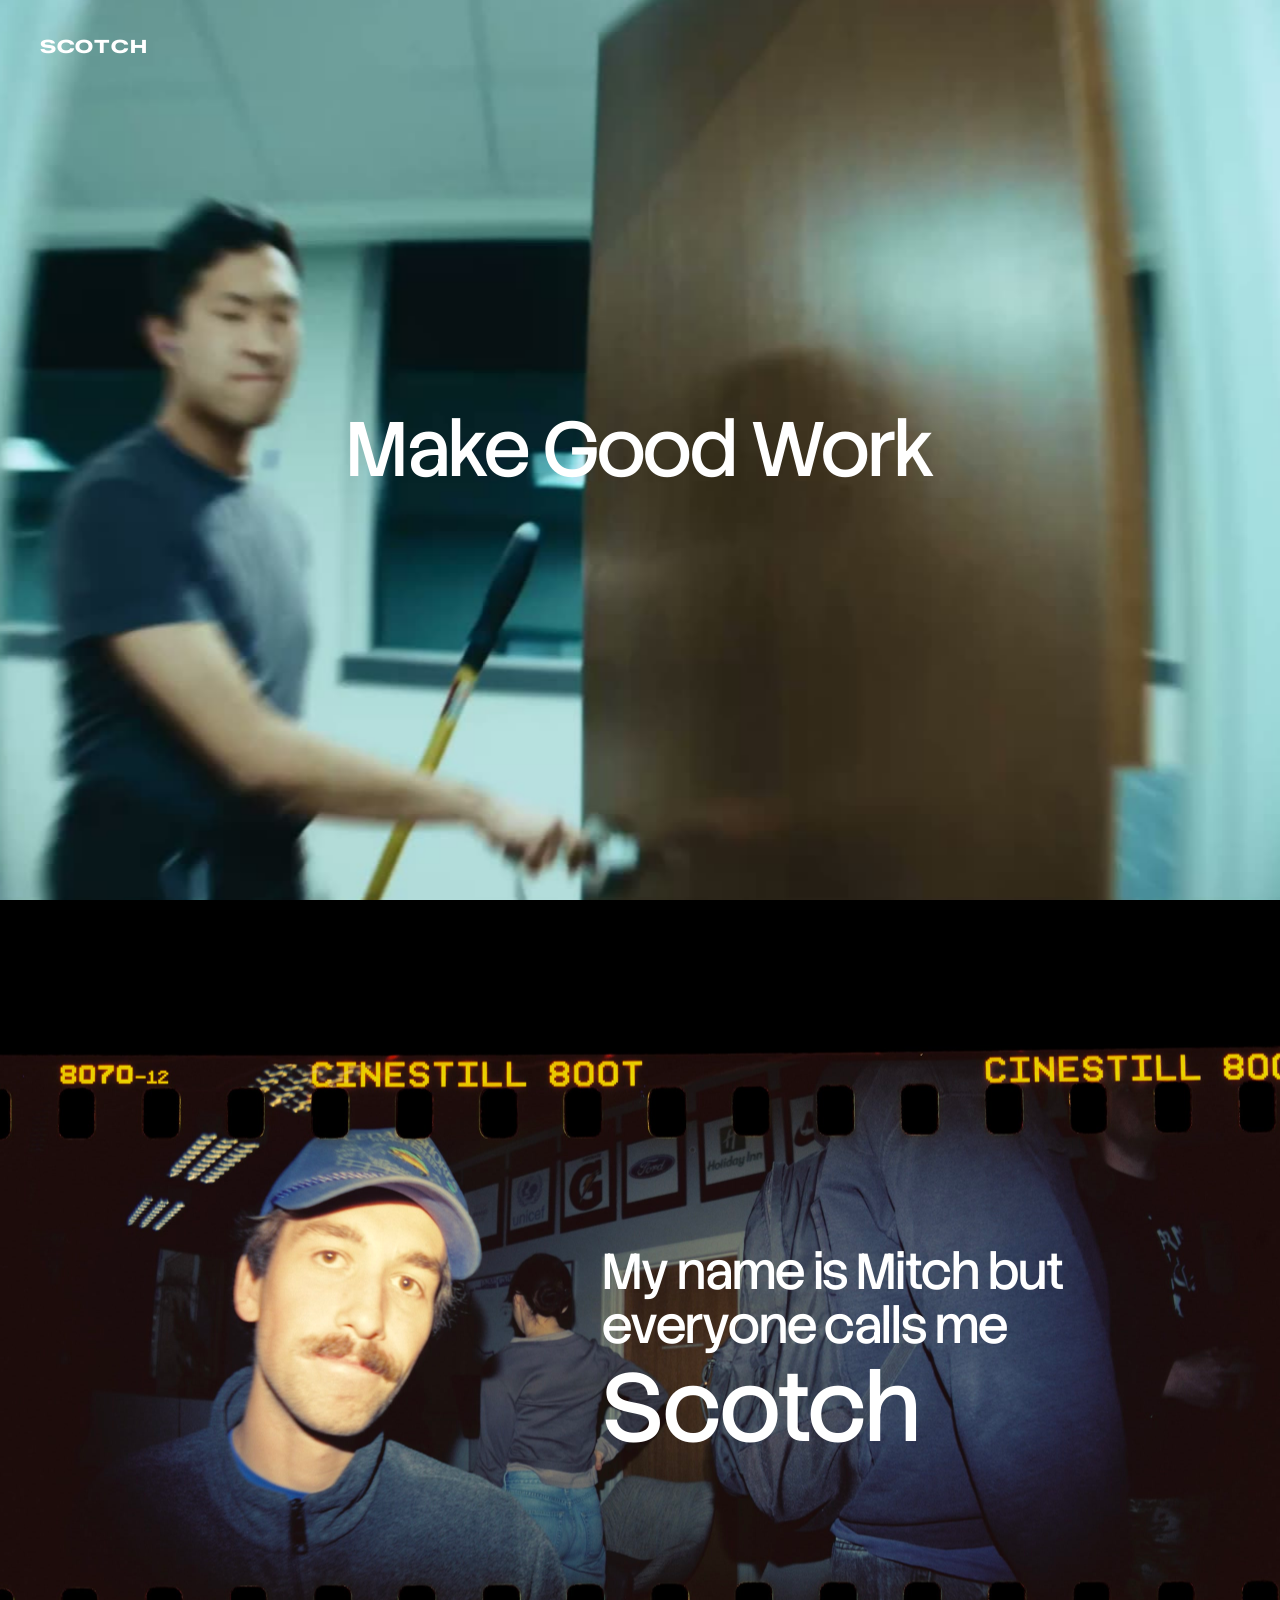
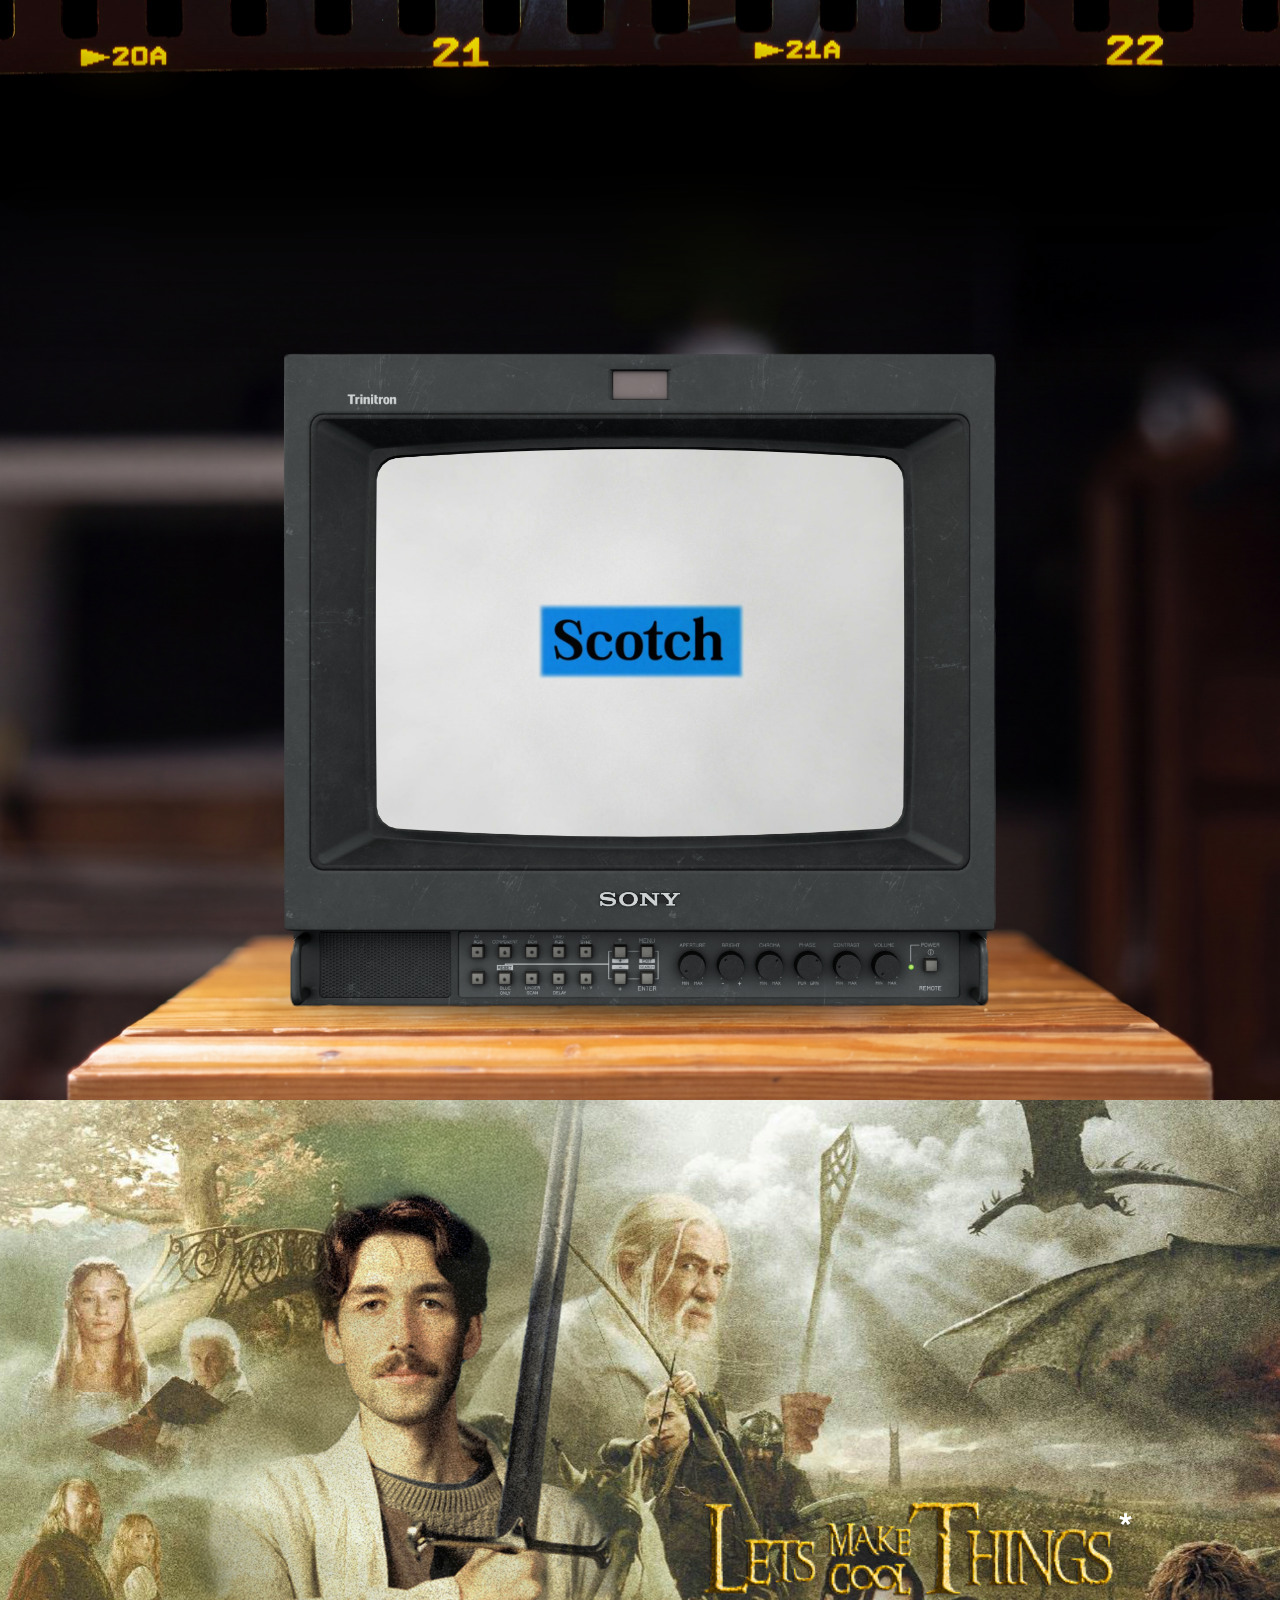
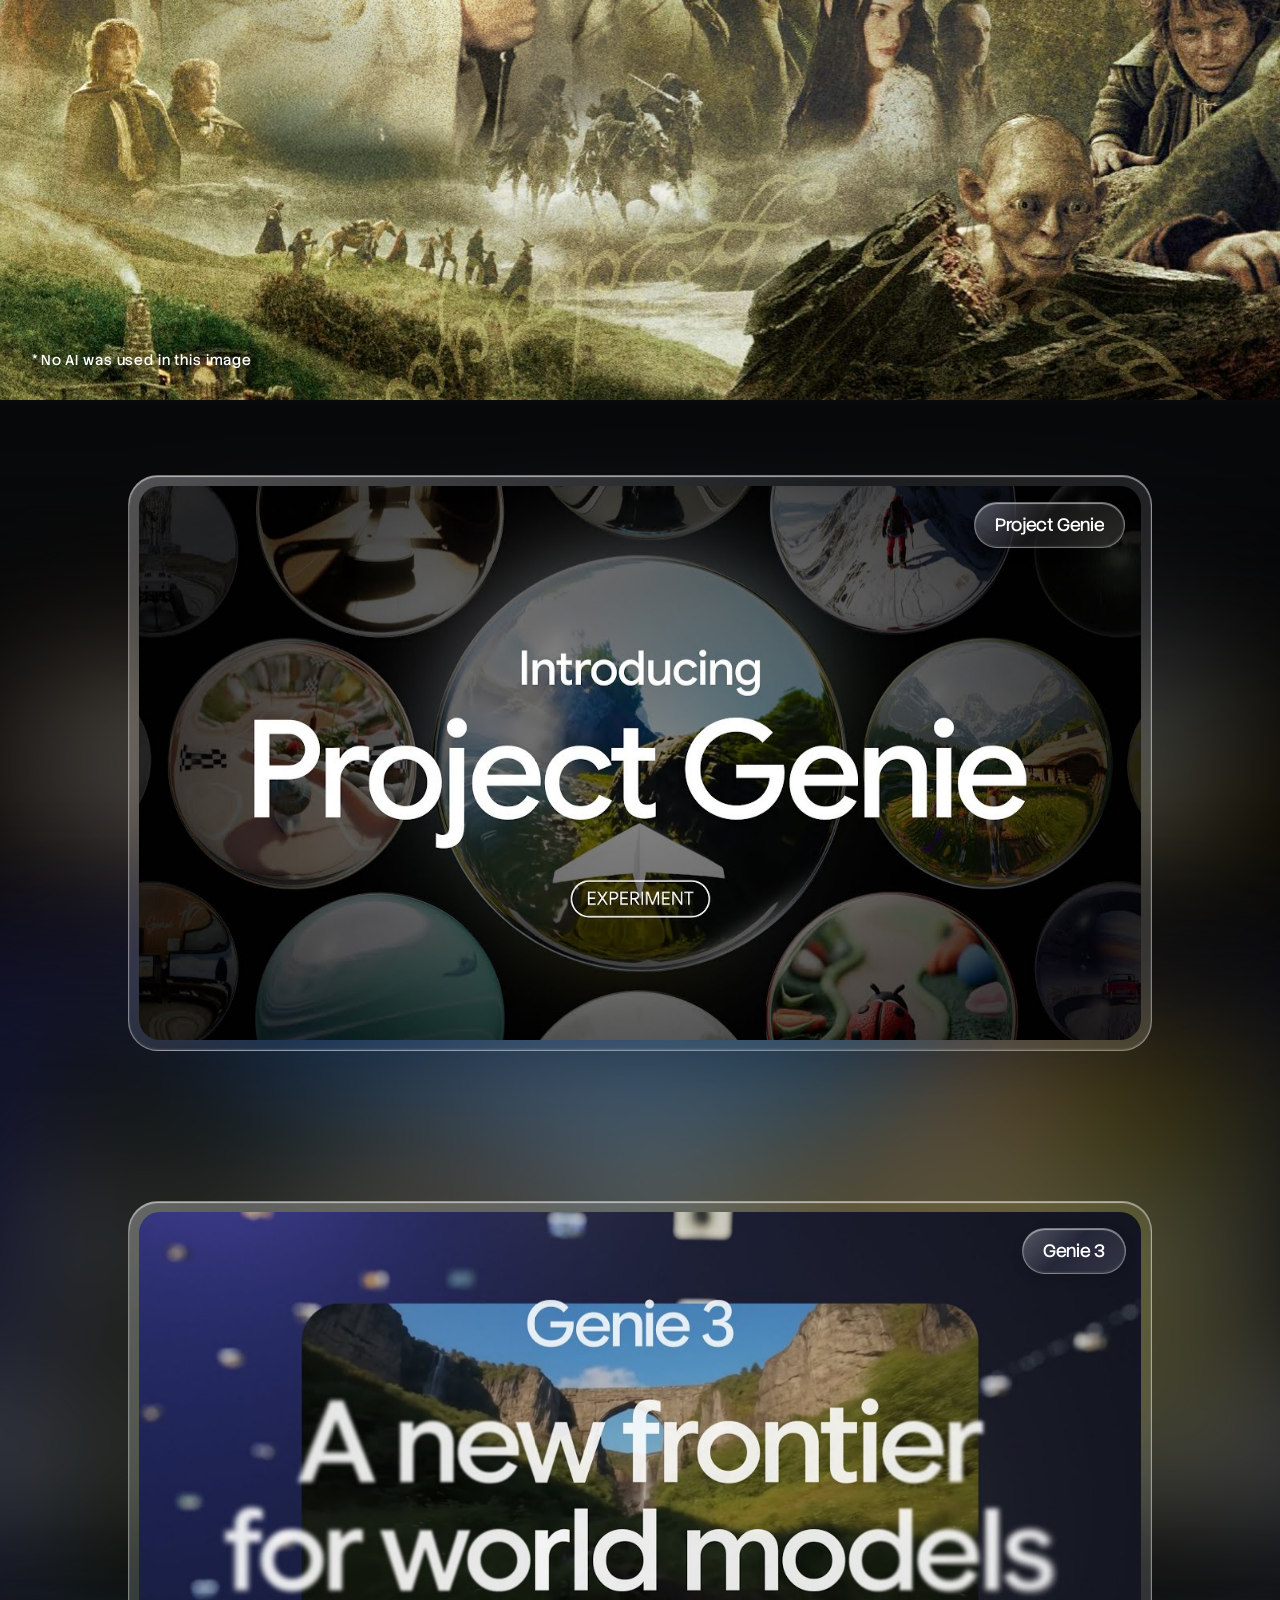
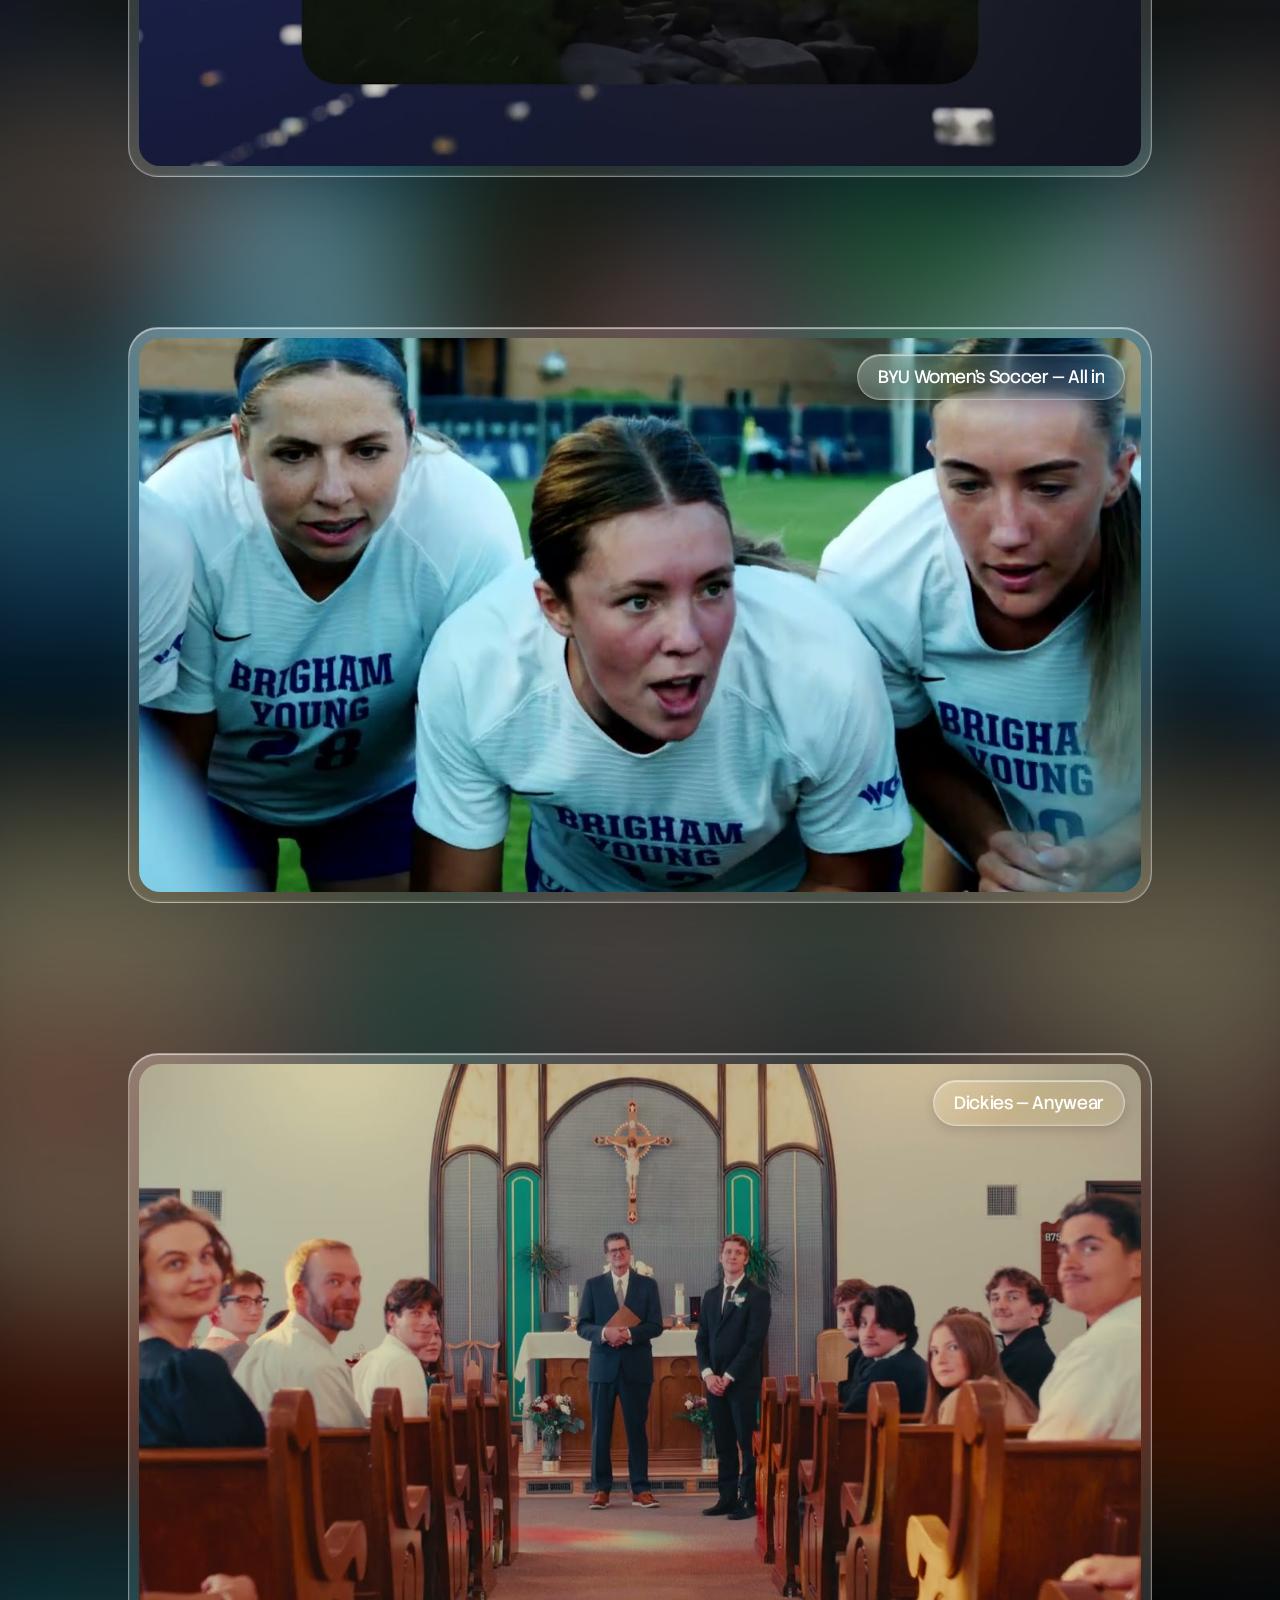
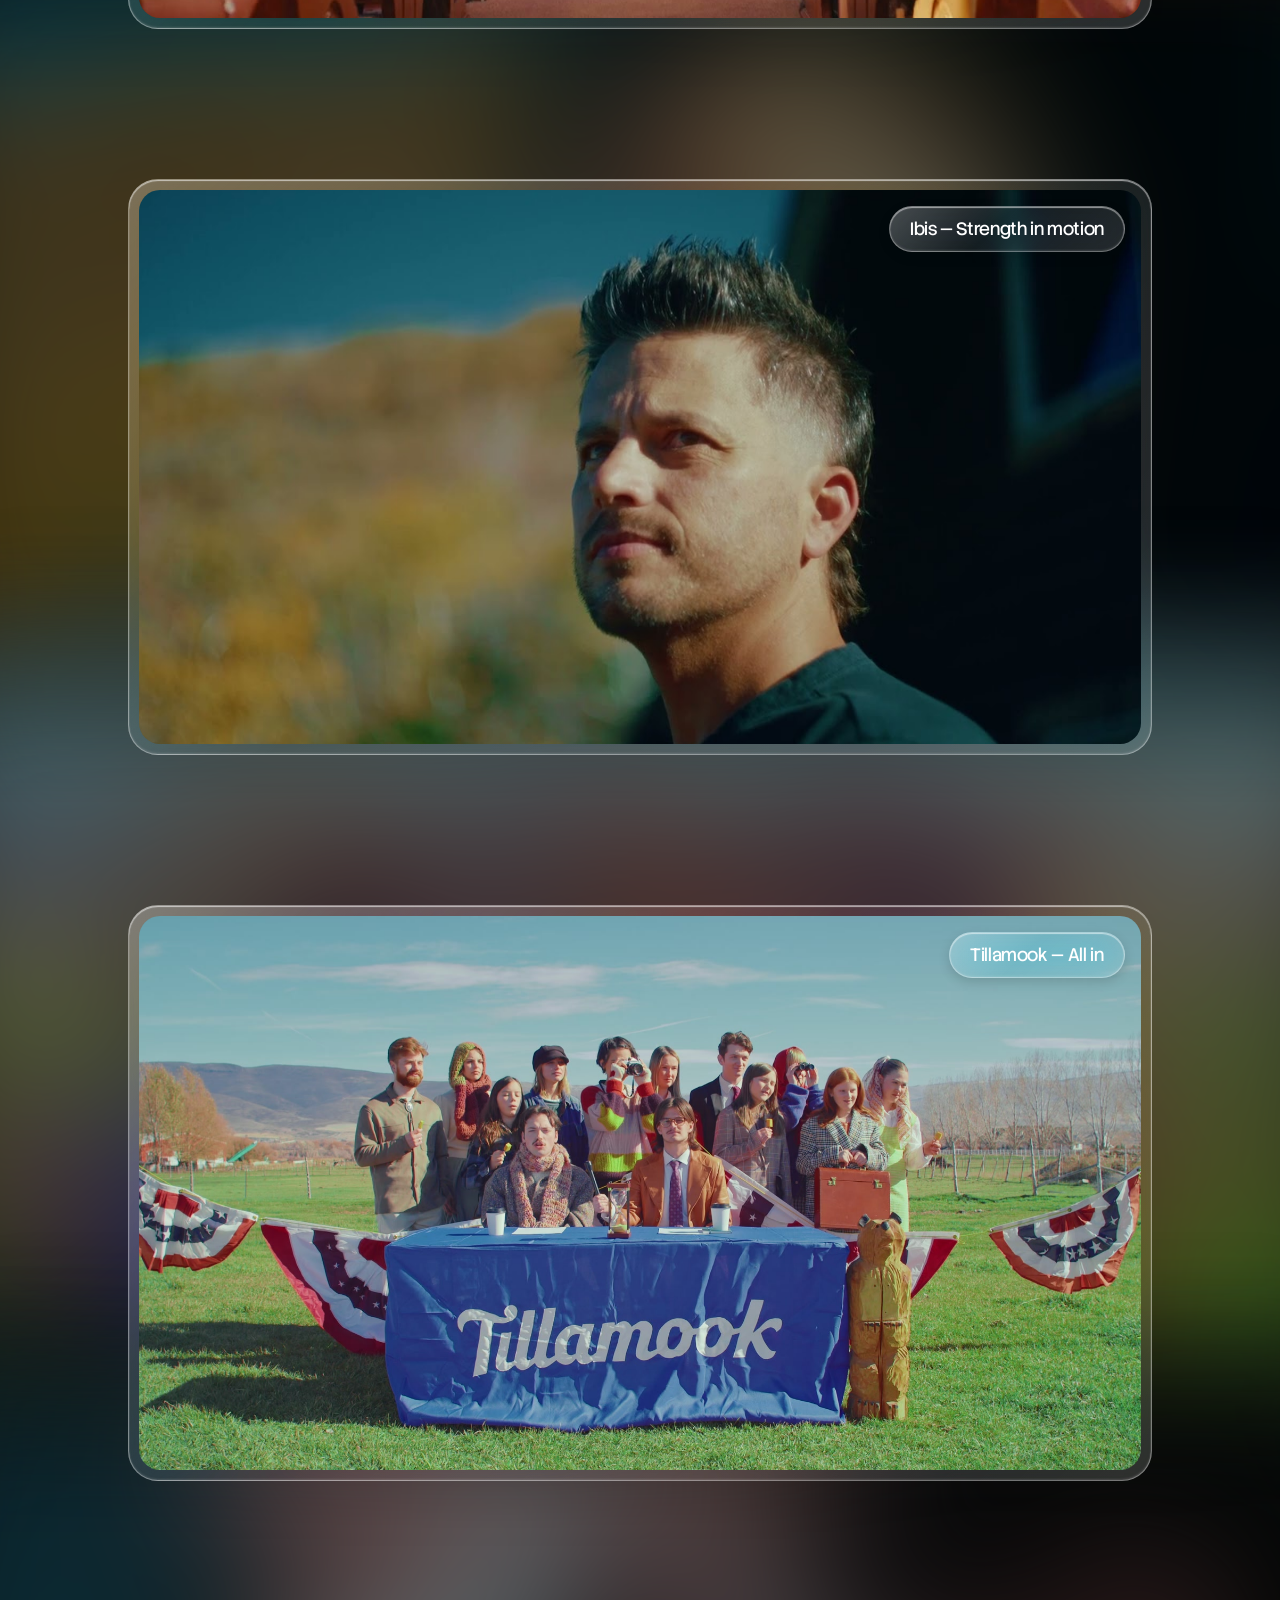
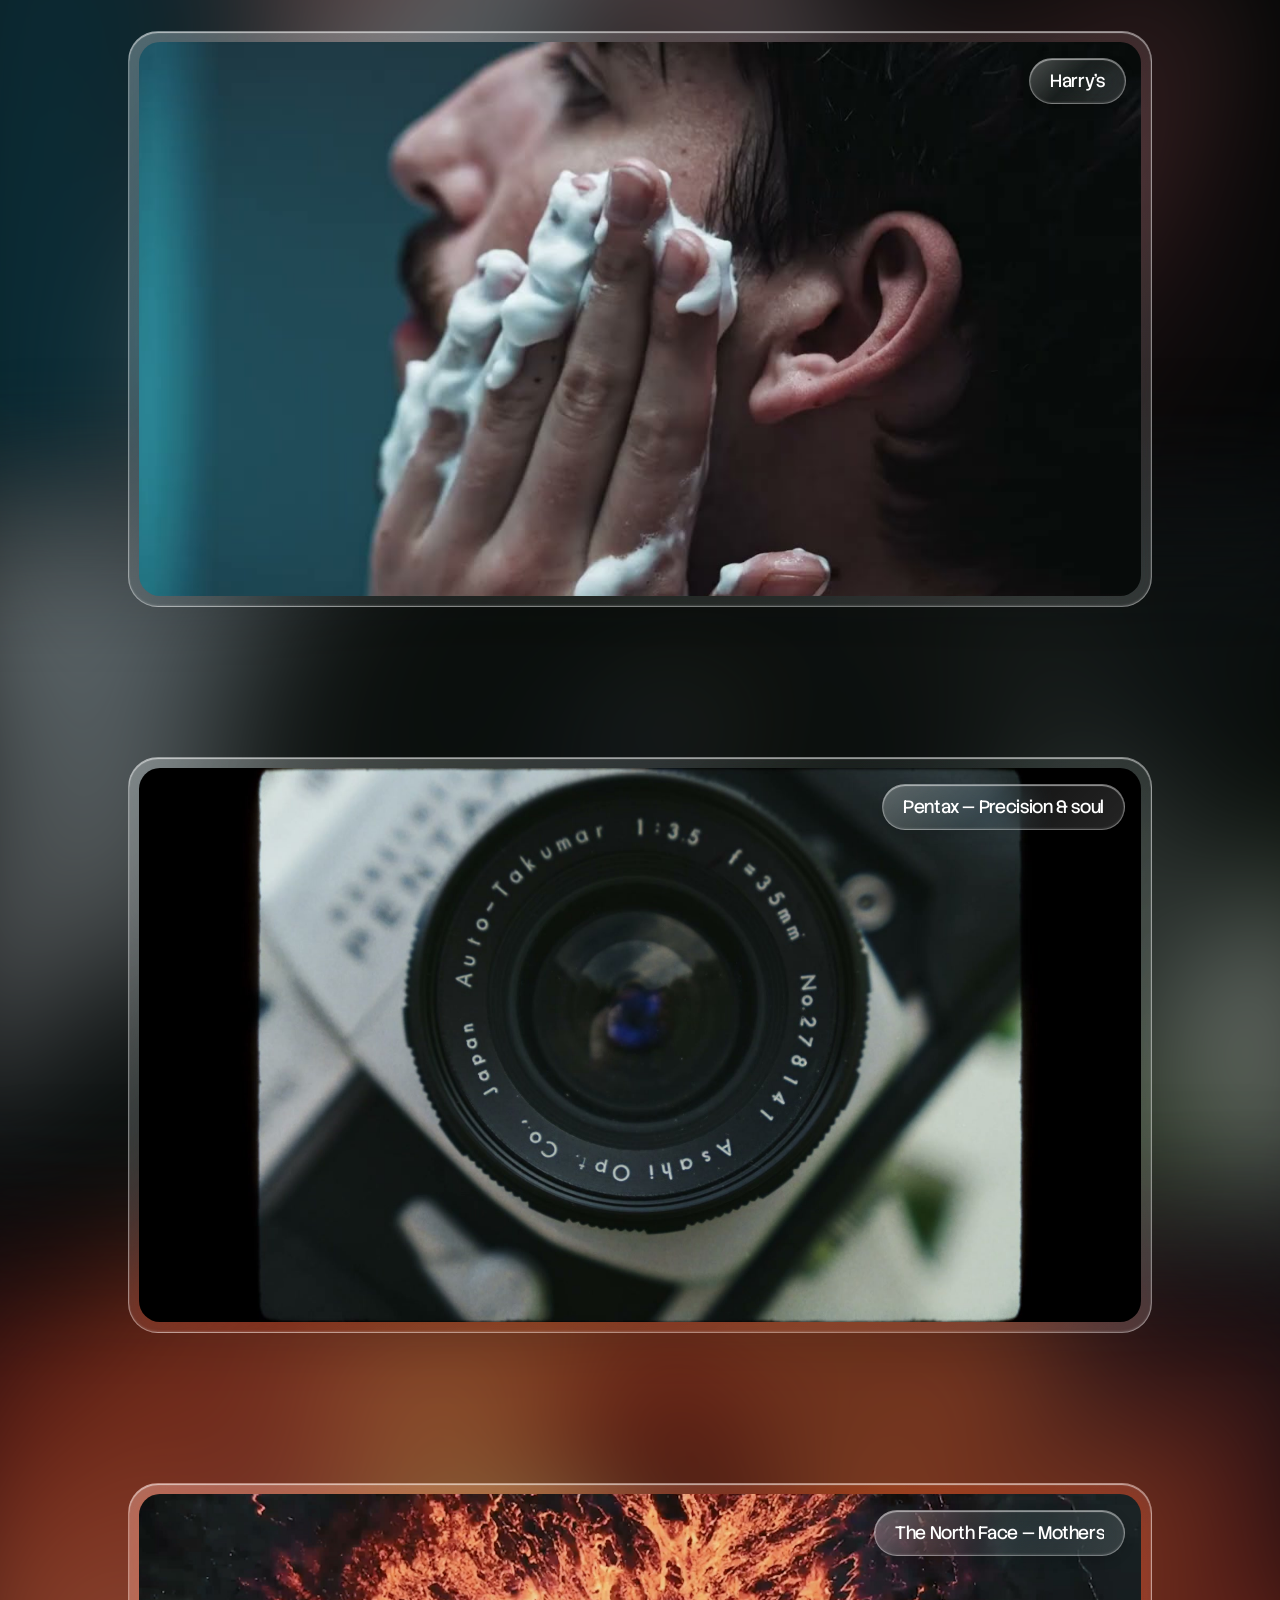
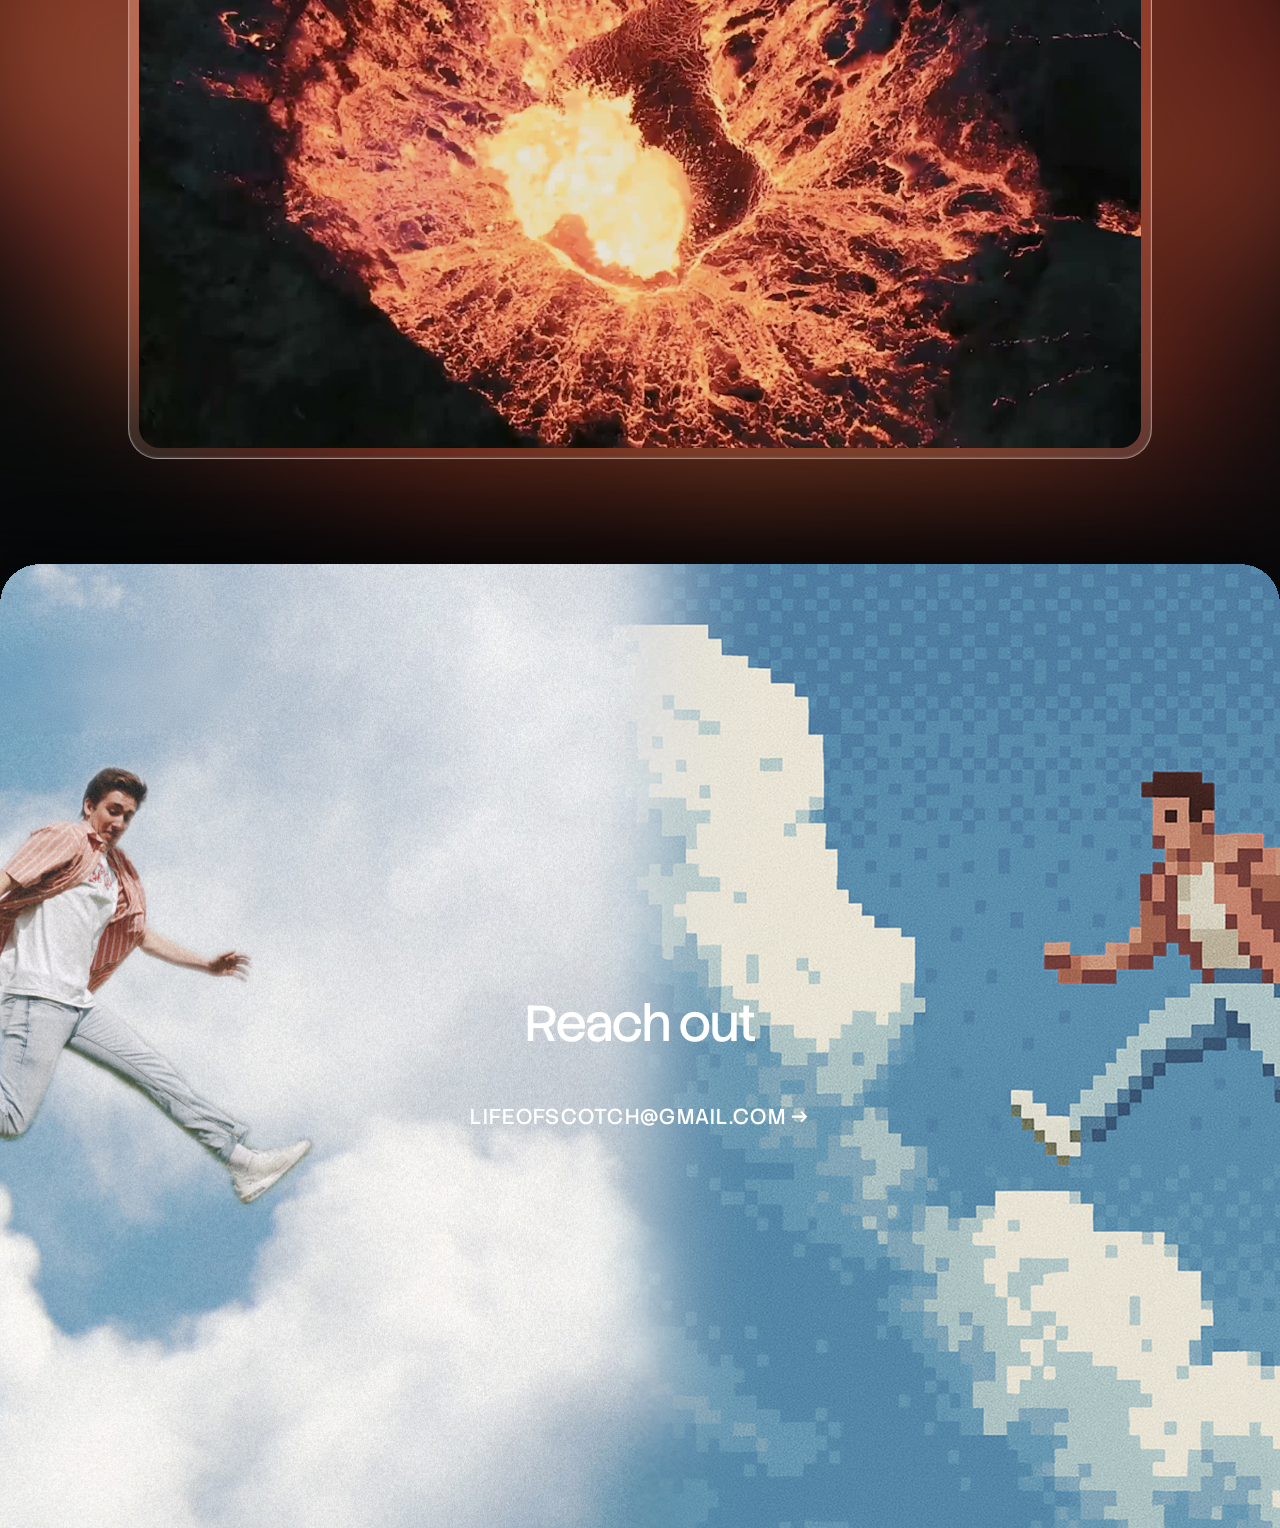
<file: index.html>
<!DOCTYPE html>
<html lang="en">
<head>
  <meta charset="UTF-8">
  <meta name="viewport" content="width=device-width, initial-scale=1.0">
  <meta name="description" content="SCOTCH — Film Director & Cinematographer. A narrative experience in cinematic layers.">
  <title>SCOTCH — Filmmaker</title>

  <!-- Typography: Google Fonts (IM Fell DW Pica SC & Jersey 25) -->
  <link rel="preconnect" href="https://fonts.googleapis.com">
  <link rel="preconnect" href="https://fonts.gstatic.com" crossorigin>
  <link href="https://fonts.googleapis.com/css2?family=IM+Fell+DW+Pica+SC&family=Jersey+25&display=swap" rel="stylesheet">

  <!-- Warm up YouTube connections for faster hover previews -->
  <link rel="preconnect" href="https://www.youtube-nocookie.com">
  <link rel="preconnect" href="https://www.google.com">
  <link rel="preconnect" href="https://i.ytimg.com">
  <link rel="preconnect" href="https://www.youtube.com">

  <!-- Core Stylesheets -->
  <link rel="stylesheet" href="css/base.css?v=1794968257">
  <link rel="stylesheet" href="css/layers.css?v=1795449044">
  <link rel="stylesheet" href="css/components.css?v=1794967333">
  <link rel="stylesheet" href="css/contact.css?v=1794970793">
</head>
<body>

  <!-- Wordmark: fixed top-left, stays put while scrolling -->
  <a href="index.html" class="home-logo" aria-label="Scotch — Home">SCOTCH</a>

  <!-- =========================================================================
       MINIMAL FIXED NAVIGATION TABS (TOP RIGHT)
       ========================================================================= -->
  <nav class="nav-tabs-group" aria-label="Portfolio Sections">
    <a href="photography.html" class="nav-tab-item" hidden aria-label="Photography Portfolio" title="View Photography Series">
      <span class="tab-label"><span class="label-full">PHOTOGRAPHY</span><span class="label-short">PHOTO</span></span>
      <span class="tab-badge">SERIES</span>
    </a>
    <a href="experiments.html" class="nav-tab-item" hidden aria-label="Creative Lab Experiments" title="View Creative Experiments">
      <span class="tab-label"><span class="label-full">EXPERIMENTS</span><span class="label-short">EXP</span></span>
      <span class="tab-badge">LAB</span>
    </a>
  </nav>

  <!-- =========================================================================
       MAIN STAGE: FULL-BLEED CINEMA LAYERS (ONE STATEMENT PER LAYER)
       ========================================================================= -->
  <main class="depth-stage" id="depth-stage">
    <div class="strata-container">

      <!-- =====================================================================
           LAYER 00: PROLOGUE
           ===================================================================== -->
      <section class="strata-layer is-active" id="layer-0" aria-label="Layer 0: Prologue">
        <!-- Sub-Plane: Media (Edge to edge) -->
        <div class="plane-media">
          <!-- HUB:reel-video -->
          <video autoplay muted loop playsinline poster="assets/media/reel-poster.jpg?v=1794970328">
            <source src="assets/media/reel.mp4" type="video/mp4">
          </video>
          <!-- /HUB:reel-video -->
          <span class="depth-plane-label depth-label-bg">PLATE: SHOWREEL [Z: -160PX]</span>
        </div>

        <!-- Sub-Plane: Foreground Content (Single Statement) -->
        <div class="plane-content">
          <div class="statement-wrap">
            <h1 class="statement-text" style="font-size: clamp(2.66rem, 6.03vw, 5.5rem);">
              <!-- HUB:headline -->Make Good Work<!-- /HUB:headline -->
            </h1>
          </div>
          <span class="depth-plane-label depth-label-fg">TYPOGRAPHY PLANE [Z: +160PX]</span>
        </div>
      </section>

      <!-- =====================================================================
           LAYER 01: CINESTILL 800T (PORTRAIT / IN THE FIELD)
           ===================================================================== -->
      <section class="strata-layer" id="layer-portrait" aria-label="Layer: CineStill 800T Field Scout">
        <!-- Sub-Plane: Media -->
        <div class="plane-media">
          <img src="assets/media/cinestill-portrait-web.jpg" alt="CineStill 800T 35mm film portrait with sprockets" loading="lazy">
          <span class="depth-plane-label depth-label-bg">PLATE: CINESTILL 800T [Z: -160PX]</span>
        </div>

        <!-- Sub-Plane: Foreground Content -->
        <div class="plane-content">
          <div class="statement-wrap">
            <h2 class="statement-text">
              My name is Mitch but everyone calls me <span class="statement-big">Scotch</span>
            </h2>
          </div>
          <span class="depth-plane-label depth-label-fg">TYPOGRAPHY PLANE [Z: +160PX]</span>
        </div>
      </section>

      <!-- Seam: soft blur + darken where the portrait meets the TV layer -->
      <div class="layer-seam" aria-hidden="true"></div>

      <!-- =====================================================================
           LAYER 02: BROADCAST MONITOR (TV IN STUDIO ENVIRONMENT)
           ===================================================================== -->
      <section class="strata-layer tv-stage-layer" id="layer-tv" aria-label="Layer: Broadcast Monitor">
        <!-- Sub-Plane: Media (Studio Tabletop Environment) -->
        <div class="plane-media">
          <img src="assets/media/tv-background.jpg?v=32" alt="Studio tabletop environment" loading="lazy">
          <span class="depth-plane-label depth-label-bg">PLATE: STUDIO DESK [Z: -160PX]</span>
        </div>

        <!-- Television Stage: Video Screen Behind Transparent Bezel Overlay -->
        <div class="tv-composite-stage">
          <div class="tv-unit-wrapper">
            <!-- Contact Shadow on Tabletop -->
            <div class="tv-contact-shadow"></div>

            <!-- Middle Layer: Video Screen inside CRT aperture -->
            <div class="tv-screen-container">
              <!-- HUB:tv-video -->
              <video class="tv-screen-video" autoplay muted loop playsinline poster="assets/media/tv-intro-poster.jpg">
                <source src="assets/media/tv-intro-4x3.mp4" type="video/mp4">
              </video>
              <!-- /HUB:tv-video -->
              <div class="tv-screen-glare"></div>
            </div>

            <!-- Foreground Layer: Transparent Cutout CRT Broadcast Monitor Frame -->
            <img src="assets/media/tv-frame.png" alt="Sony Broadcast Monitor Frame" class="tv-frame-overlay" draggable="false">
          </div>
        </div>

        <!-- Sub-Plane: Foreground Content (Above Monitor) -->
        <div class="plane-content">
          <div class="statement-wrap">
            <h2 class="statement-text">
              
            </h2>
          </div>
          <span class="depth-plane-label depth-label-fg">TYPOGRAPHY PLANE [Z: +160PX]</span>
        </div>
      </section>


      <!-- =====================================================================
           LAYER 04: LORD OF THE RINGS EDIT
           ===================================================================== -->
      <section class="strata-layer" id="layer-lotr" aria-label="Layer: Lord of the Rings Cinema Artwork">
        <!-- Sub-Plane: Media -->
        <div class="plane-media">
          <img src="assets/media/lotr-edit-web.jpg" alt="The Lord of the Rings Cinema Edit" loading="lazy">
          <span class="depth-plane-label depth-label-bg">PLATE: FELLOWSHIP EDIT [Z: -160PX]</span>
        </div>

        <!-- Sub-Plane: Foreground Content -->
        <div class="plane-content">
          <div class="statement-wrap">
            <h2 class="statement-text">
              Let&#x27;s make cool things
            </h2>
            <span class="lotr-art-wrap"><img class="lotr-title-art" src="assets/media/lets-make-cool-things.png?v=2" alt="" aria-hidden="true"><span class="lotr-asterisk" aria-hidden="true">*</span></span>
          </div>
          <span class="depth-plane-label depth-label-fg">TYPOGRAPHY PLANE [Z: +160PX]</span>
        </div>
        <p class="lotr-footnote"><span aria-hidden="true">*</span>No AI was used in this image</p>
      </section>


      <!-- WORK LAYERS:START (generated from site-data.json work_films) -->
      <div id="work" class="work-anchor" aria-hidden="true"></div>
      <section class="strata-layer work-layer" id="work-project-genie" aria-label="Work: Project Genie" data-preview-youtube="YxkGdX4WIBE">
        <img class="work-ambient" src="assets/media/project-genie-poster.jpg" alt="" aria-hidden="true" loading="lazy">
        <div class="work-card">
          <div class="work-card-float">
            <div class="work-card-glass">
              <div class="plane-media">
                <img src="assets/media/project-genie-poster.jpg" alt="" loading="lazy">
              </div>
              <div class="work-pill">
                <h2 class="work-pill-title">Project Genie</h2>
              </div>
            </div>
          </div>
          <a class="work-layer-link" href="work/project-genie.html" aria-label="View Project Genie"></a>
        </div>
      </section>

      <section class="strata-layer work-layer" id="work-genie-3" aria-label="Work: Genie 3" data-preview-youtube="PDKhUknuQDg">
        <img class="work-ambient" src="assets/media/genie-3-poster.jpg" alt="" aria-hidden="true" loading="lazy">
        <div class="work-card">
          <div class="work-card-float">
            <div class="work-card-glass">
              <div class="plane-media">
                <img src="assets/media/genie-3-poster.jpg" alt="" loading="lazy">
              </div>
              <div class="work-pill">
                <h2 class="work-pill-title">Genie 3</h2>
              </div>
            </div>
          </div>
          <a class="work-layer-link" href="work/genie-3.html" aria-label="View Genie 3"></a>
        </div>
      </section>

      <section class="strata-layer work-layer" id="work-byu-soccer" aria-label="Work: BYU Women’s Soccer — All In" data-preview-youtube="L_AOF2yxgm8">
        <img class="work-ambient" src="assets/media/byu-soccer-poster.jpg" alt="" aria-hidden="true" loading="lazy">
        <div class="work-card">
          <div class="work-card-float">
            <div class="work-card-glass">
              <div class="plane-media">
                <img src="assets/media/byu-soccer-poster.jpg" alt="" loading="lazy">
              </div>
              <div class="work-pill">
                <h2 class="work-pill-title">BYU Women’s Soccer — All in</h2>
              </div>
            </div>
          </div>
          <a class="work-layer-link" href="work/byu-soccer.html" aria-label="View BYU Women’s Soccer — All In"></a>
        </div>
      </section>

      <section class="strata-layer work-layer" id="work-dickies" aria-label="Work: Dickies — Anywear" data-preview-youtube="dGp4-USkDEE">
        <img class="work-ambient" src="assets/media/dickies-poster.jpg" alt="" aria-hidden="true" loading="lazy">
        <div class="work-card">
          <div class="work-card-float">
            <div class="work-card-glass">
              <div class="plane-media">
                <img src="assets/media/dickies-poster.jpg" alt="" loading="lazy">
              </div>
              <div class="work-pill">
                <h2 class="work-pill-title">Dickies — Anywear</h2>
              </div>
            </div>
          </div>
          <a class="work-layer-link" href="work/dickies.html" aria-label="View Dickies — Anywear"></a>
        </div>
      </section>

      <section class="strata-layer work-layer" id="work-ibis" aria-label="Work: Ibis — Strength in Motion" data-preview-youtube="7VG5lqfpIls">
        <img class="work-ambient" src="assets/media/ibis-poster.jpg" alt="" aria-hidden="true" loading="lazy">
        <div class="work-card">
          <div class="work-card-float">
            <div class="work-card-glass">
              <div class="plane-media">
                <img src="assets/media/ibis-poster.jpg" alt="" loading="lazy">
              </div>
              <div class="work-pill">
                <h2 class="work-pill-title">Ibis — Strength in motion</h2>
              </div>
            </div>
          </div>
          <a class="work-layer-link" href="work/ibis.html" aria-label="View Ibis — Strength in Motion"></a>
        </div>
      </section>

      <section class="strata-layer work-layer" id="work-tillamook" aria-label="Work: Tillamook — All In" data-preview-youtube="R3jOyDpH52s">
        <img class="work-ambient" src="assets/media/tillamook-poster.jpg" alt="" aria-hidden="true" loading="lazy">
        <div class="work-card">
          <div class="work-card-float">
            <div class="work-card-glass">
              <div class="plane-media">
                <img src="assets/media/tillamook-poster.jpg" alt="" loading="lazy">
              </div>
              <div class="work-pill">
                <h2 class="work-pill-title">Tillamook — All in</h2>
              </div>
            </div>
          </div>
          <a class="work-layer-link" href="work/tillamook.html" aria-label="View Tillamook — All In"></a>
        </div>
      </section>

      <section class="strata-layer work-layer" id="work-harrys" aria-label="Work: Harry’s" data-preview-youtube="ra0lvRtk0DM">
        <img class="work-ambient" src="assets/media/harrys-poster.jpg" alt="" aria-hidden="true" loading="lazy">
        <div class="work-card">
          <div class="work-card-float">
            <div class="work-card-glass">
              <div class="plane-media">
                <img src="assets/media/harrys-poster.jpg" alt="" loading="lazy">
              </div>
              <div class="work-pill">
                <h2 class="work-pill-title">Harry’s</h2>
              </div>
            </div>
          </div>
          <a class="work-layer-link" href="work/harrys.html" aria-label="View Harry’s"></a>
        </div>
      </section>

      <section class="strata-layer work-layer" id="work-pentax" aria-label="Work: Pentax — Precision &amp; Soul" data-preview-youtube="WUfxkb-F3ZU">
        <img class="work-ambient" src="assets/media/pentax-poster.jpg" alt="" aria-hidden="true" loading="lazy">
        <div class="work-card">
          <div class="work-card-float">
            <div class="work-card-glass">
              <div class="plane-media">
                <img src="assets/media/pentax-poster.jpg" alt="" loading="lazy">
              </div>
              <div class="work-pill">
                <h2 class="work-pill-title">Pentax — Precision &amp; soul</h2>
              </div>
            </div>
          </div>
          <a class="work-layer-link" href="work/pentax.html" aria-label="View Pentax — Precision &amp; Soul"></a>
        </div>
      </section>

      <section class="strata-layer work-layer" id="work-north-face" aria-label="Work: The North Face — Mothers" data-preview-src="assets/media/north-face.mp4">
        <img class="work-ambient" src="assets/media/north-face-poster.jpg" alt="" aria-hidden="true" loading="lazy">
        <div class="work-card">
          <div class="work-card-float">
            <div class="work-card-glass">
              <div class="plane-media">
                <img src="assets/media/north-face-poster.jpg" alt="" loading="lazy">
              </div>
              <div class="work-pill">
                <h2 class="work-pill-title">The North Face — Mothers</h2>
              </div>
            </div>
          </div>
          <a class="work-layer-link" href="work/north-face.html" aria-label="View The North Face — Mothers"></a>
        </div>
      </section>
      <!-- WORK LAYERS:END -->

      <!-- =====================================================================
           LAYER 07: INQUIRIES
           ===================================================================== -->
      <section class="strata-layer" id="layer-5" aria-label="Layer 4: Inquiries">
        <!-- Sub-Plane: Media -->
        <div class="plane-media">
          <img src="assets/media/scotch-background-web.png" alt="Scotch leaping through clouds, half photo, half pixel art" loading="lazy">
          <span class="depth-plane-label depth-label-bg">PLATE: SCOTCH [Z: -160PX]</span>
        </div>

        <!-- Sub-Plane: Foreground Content (Placeholder Statement & Minimal Link) -->
        <div class="plane-content">
          <div class="statement-wrap">
            <h2 class="statement-text">
              Reach out
            </h2>
            <a class="statement-action" id="btn-copy-email" data-email="lifeofscotch@gmail.com" title="Click to copy email address">
              lifeofscotch@gmail.com &rarr;
            </a>
            <div class="copy-feedback-toast" id="copy-feedback">&bull; COPIED TO CLIPBOARD</div>
          </div>
          <span class="depth-plane-label depth-label-fg">TYPOGRAPHY PLANE [Z: +160PX]</span>
        </div>
      </section>

    </div>
  </main>

  <!-- Back to top (shown after the first layer; js/work-layers.js) -->
  <button type="button" class="back-to-top" id="back-to-top" aria-label="Back to top">
    <svg viewBox="0 0 24 24" fill="none" stroke="currentColor" stroke-width="2" stroke-linecap="round" stroke-linejoin="round" aria-hidden="true"><path d="M12 19V5"/><path d="M5 12l7-7 7 7"/></svg>
  </button>

  <!-- =========================================================================
       SCRIPTS (Cache-busted)
       ========================================================================= -->
  <script src="js/canvas-backdrop.js?v=1793818485"></script>
  <script src="js/audio.js?v=12"></script>
  <script src="js/parallax.js?v=1793654660"></script>
  <script src="js/cycle-words.js?v=1793650550"></script>
  <script src="js/main.js?v=1794966749"></script>
  <script src="js/work-layers.js?v=1795452912"></script>
  <script src="js/sand-text.js?v=1794969351"></script>
  <script src="js/contact.js?v=1794970793"></script>
</body>
</html>
</file>
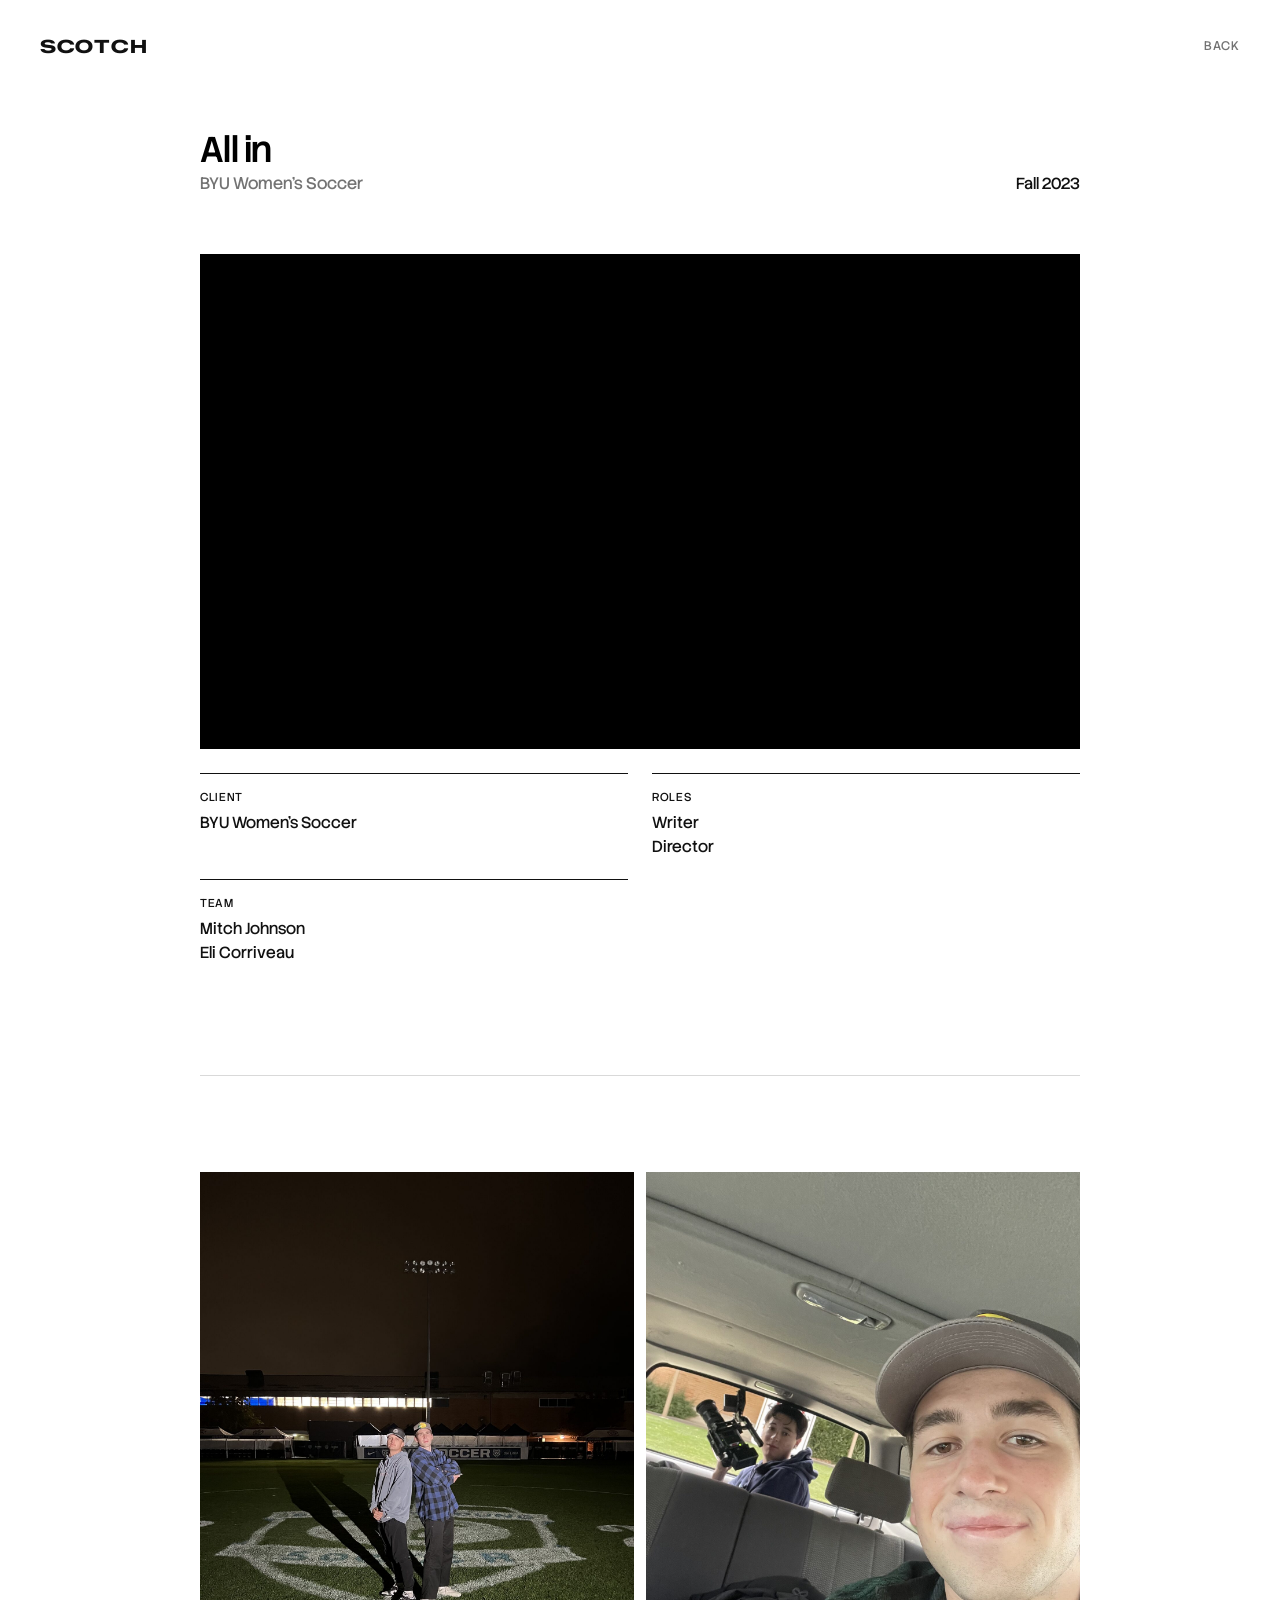
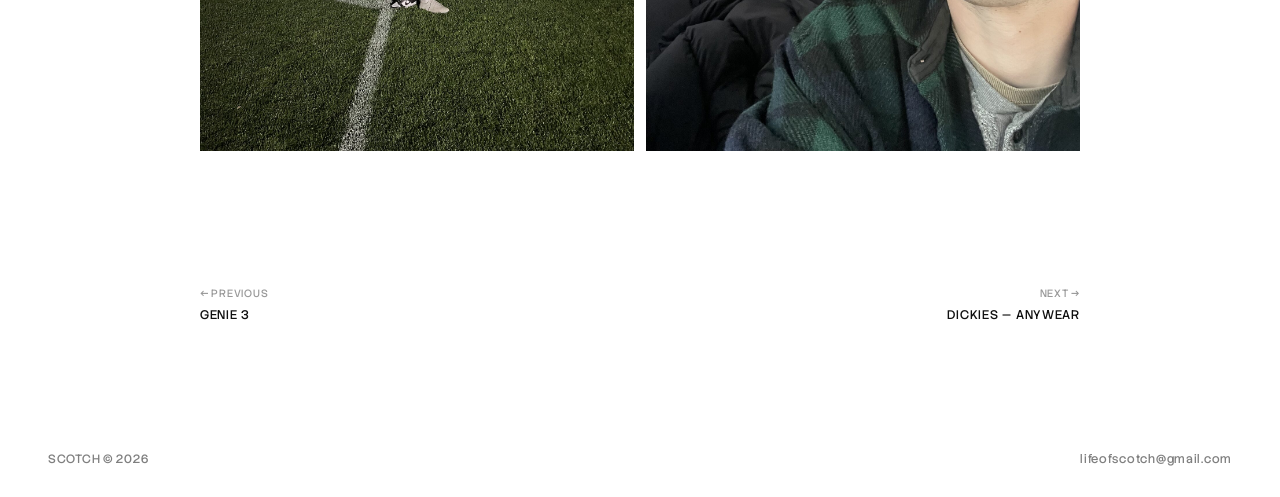
<file: work/byu-soccer.html>
<!DOCTYPE html>
<html lang="en" class="project-html">
<head>
  <meta charset="UTF-8">
  <meta name="viewport" content="width=device-width, initial-scale=1.0">
  <meta name="description" content="BYU Women’s Soccer — All In — Video • Directed by Scotch">
  <title>BYU Women’s Soccer — All In — SCOTCH</title>
  <link rel="stylesheet" href="../css/base.css?v=1794968257">
  <link rel="stylesheet" href="../css/project.css?v=1794968064">
  <link rel="stylesheet" href="../css/contact.css?v=1794970793">
</head>
<body class="project-page">

  <header class="project-header">
    <a href="../index.html" class="project-logo">SCOTCH</a>
    <a href="../index.html#work-byu-soccer" class="project-back">Back</a>
  </header>

  <main class="project-main">
    <div class="project-grid">

      <!-- ================= LEFT: video + credits (stays in view) ================= -->
      <aside class="project-media">
        <div class="project-video" id="project-video">
          <iframe src="https://www.youtube-nocookie.com/embed/L_AOF2yxgm8?rel=0&amp;modestbranding=1" title="BYU Women’s Soccer — All In" allow="autoplay; encrypted-media; picture-in-picture; fullscreen" allowfullscreen></iframe>
        </div>

        <!-- Credits: each <div> is one section (label + one <dd> per line) -->
        <dl class="project-credits">
          <div><dt>Client</dt><dd>BYU Women’s Soccer</dd></div>
          <div><dt>Roles</dt><dd>Writer</dd><dd>Director</dd></div>
          <div><dt>Team</dt><dd>Mitch Johnson</dd><dd>Eli Corriveau</dd></div>
        </dl>
      </aside>

      <!-- ================= RIGHT: title, writing, images (scrolls) ================= -->
      <div class="project-story">
        <header class="project-titleblock">
          <div class="project-heading">
            <h1 class="project-title">All in</h1>
            <p class="project-brand">BYU Women’s Soccer</p>
          </div>
          <p class="project-date">Fall 2023</p>
        </header>

        <!-- ================= WRITING =================
             <p>Your writing…</p>
             <h2>Optional section heading</h2>
        ============================================== -->
        <article class="project-body">
        </article>

        <!-- ================= IMAGES (stacked, full column width) =================
             Copy a figure per image (click to enlarge):
               <figure class="project-figure">
                 <img src="../assets/media/your-image.jpg" alt="Describe the image">
                 <figcaption>Optional caption</figcaption>
               </figure>
        ======================================================================= -->
        <div class="project-images">
          <!-- Portrait BTS photos: two across (click to enlarge) -->
          <div class="project-row project-row--2">
            <figure class="project-figure"><img src="../assets/media/bts/byu-soccer-bts-01.jpg" alt="BYU Women’s Soccer — behind the scenes on the field" loading="lazy"></figure>
            <figure class="project-figure"><img src="../assets/media/bts/byu-soccer-bts-02.jpg" alt="BYU Women’s Soccer — behind the scenes" loading="lazy"></figure>
          </div>
        </div>
        <nav class="project-pager" aria-label="More work">
          <a class="prev" href="genie-3.html"><span>&larr; Previous</span>Genie 3</a>
          <a class="next" href="dickies.html"><span>Next &rarr;</span>Dickies — Anywear</a>
        </nav>
      </div>

    </div>

  </main>

  <footer class="project-footer">
    <span>SCOTCH &copy; 2026</span>
    <a href="mailto:lifeofscotch@gmail.com" data-contact="corner" data-email="lifeofscotch@gmail.com">lifeofscotch@gmail.com</a>
  </footer>

  <script src="../js/project.js?v=1793820246"></script>
  <script src="../js/contact.js?v=1794970793"></script>
</body>
</html>
</file>
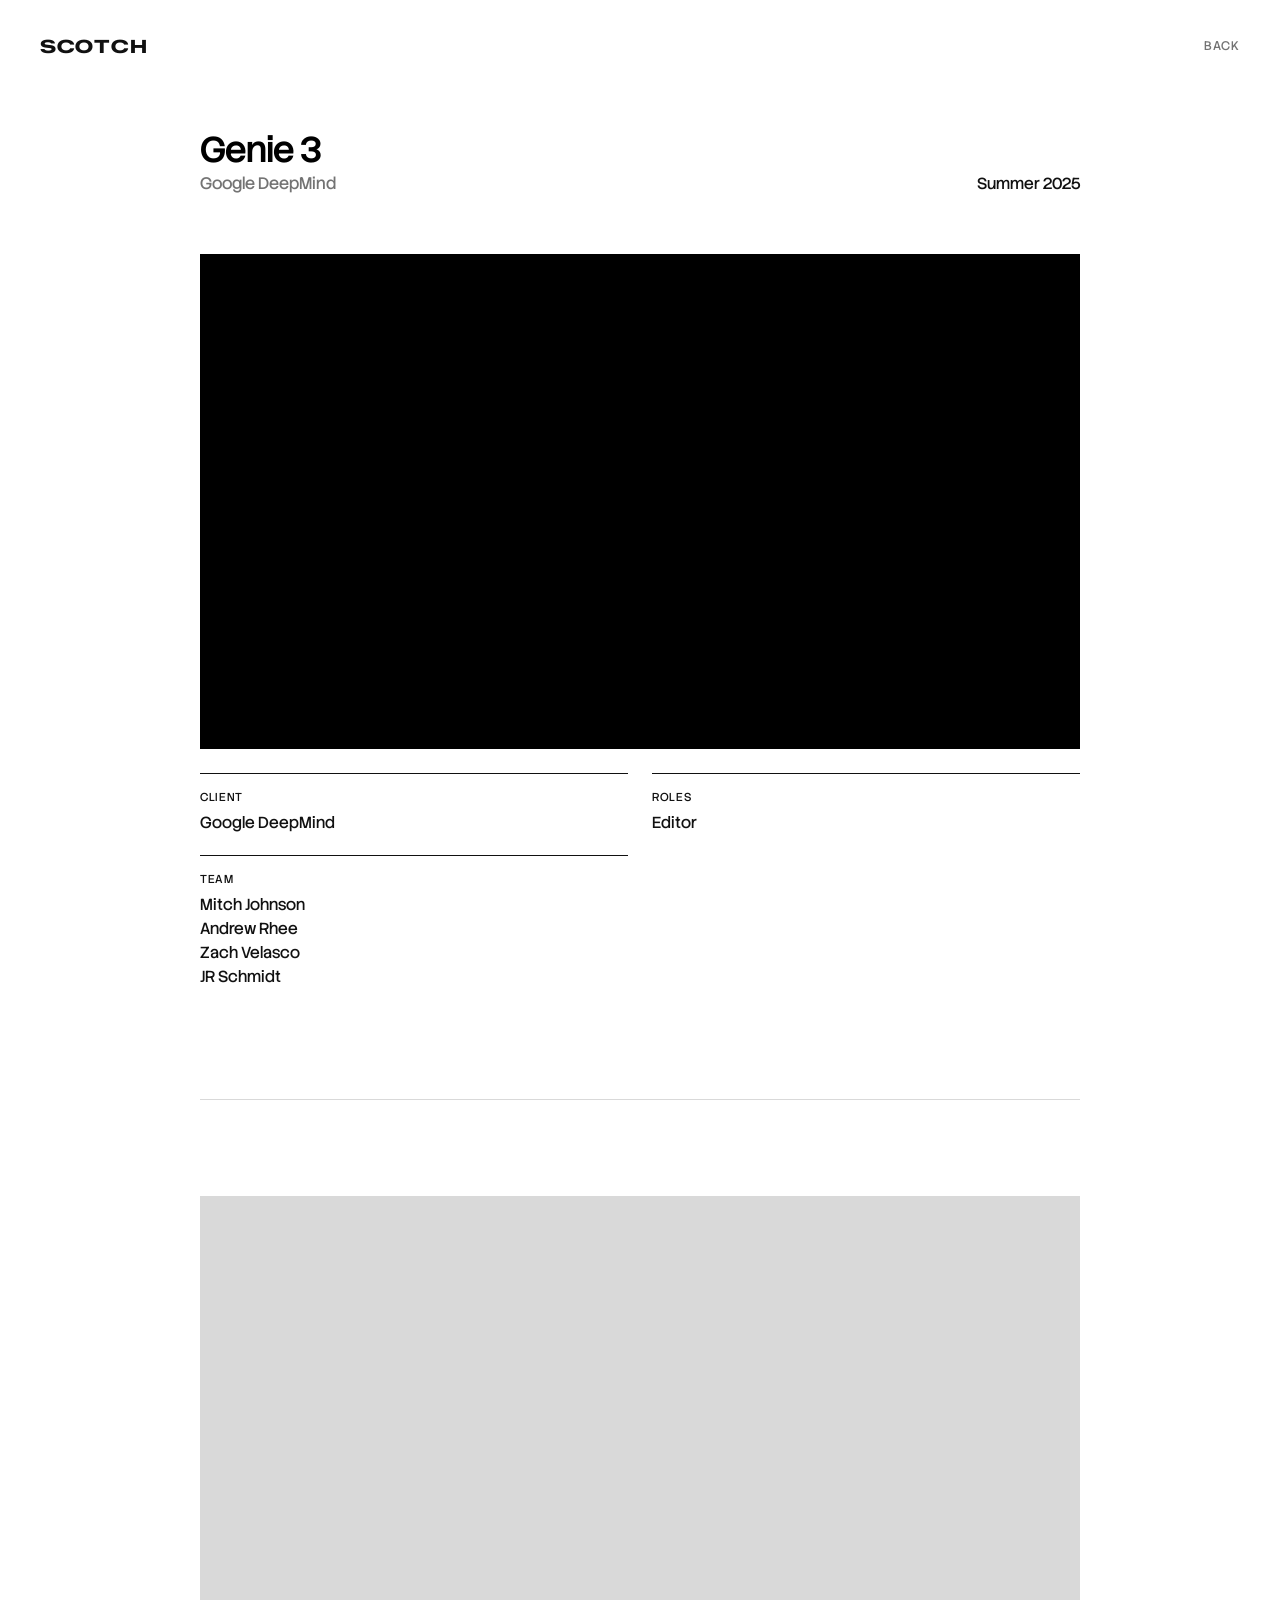
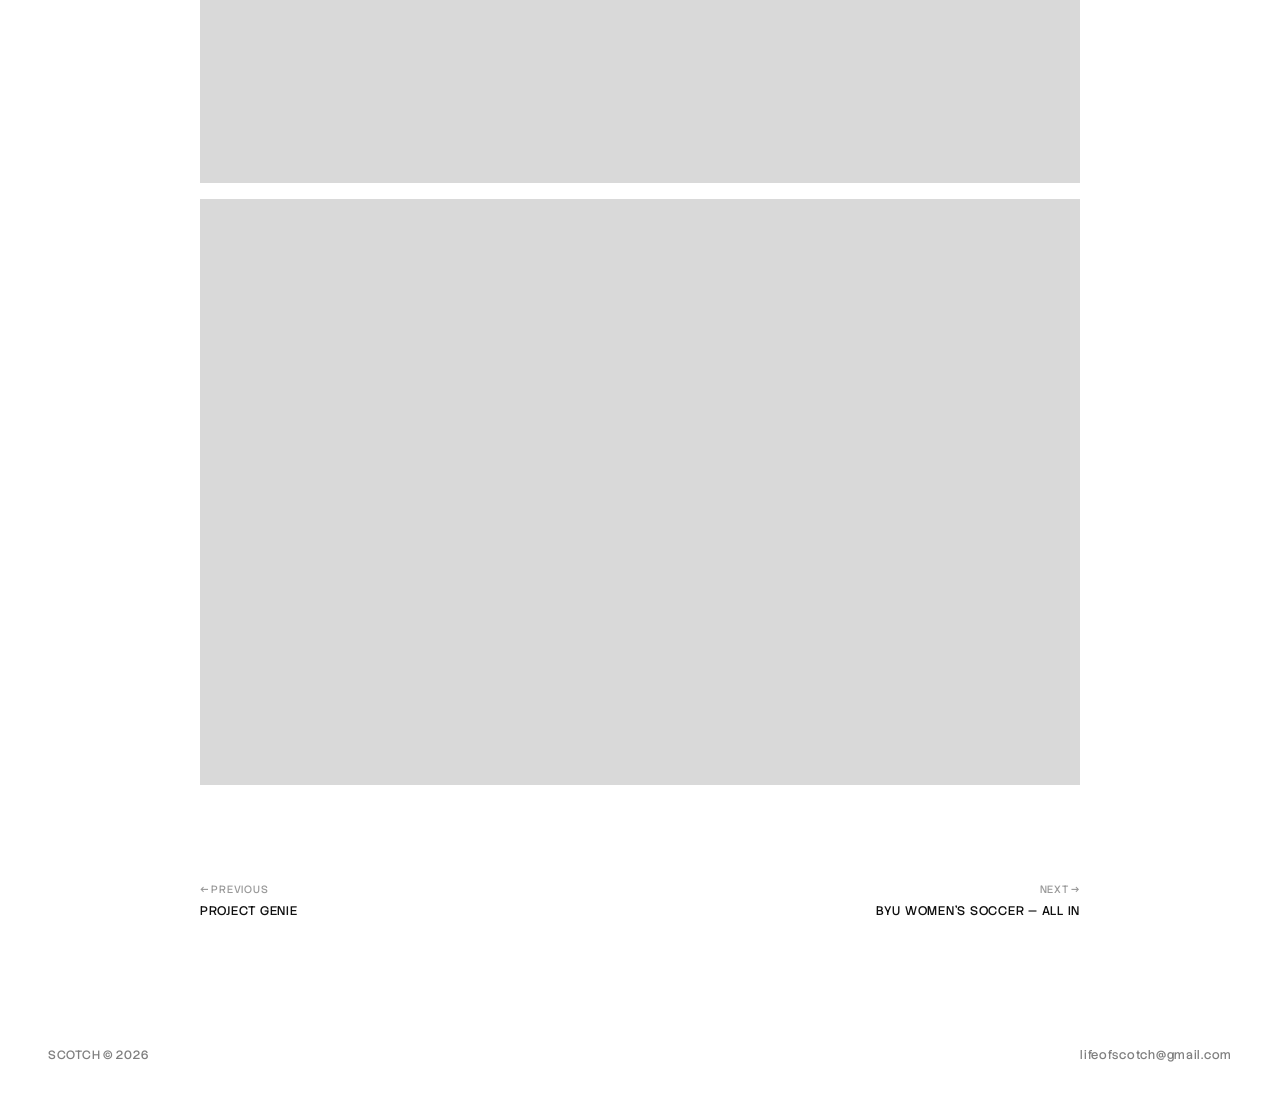
<file: work/genie-3.html>
<!DOCTYPE html>
<html lang="en" class="project-html">
<head>
  <meta charset="UTF-8">
  <meta name="viewport" content="width=device-width, initial-scale=1.0">
  <meta name="description" content="Genie 3 — Google DeepMind • Creating dynamic worlds that you can navigate in real-time">
  <title>Genie 3 — SCOTCH</title>
  <link rel="stylesheet" href="../css/base.css?v=1794968257">
  <link rel="stylesheet" href="../css/project.css?v=1794968064">
  <link rel="stylesheet" href="../css/contact.css?v=1794970793">
</head>
<body class="project-page">

  <header class="project-header">
    <a href="../index.html" class="project-logo">SCOTCH</a>
    <a href="../index.html#work-genie-3" class="project-back">Back</a>
  </header>

  <main class="project-main">
    <div class="project-grid">

      <!-- ================= LEFT: video + credits (stays in view) ================= -->
      <aside class="project-media">
        <div class="project-video" id="project-video">
          <iframe src="https://www.youtube-nocookie.com/embed/PDKhUknuQDg?rel=0&amp;modestbranding=1" title="Genie 3" allow="autoplay; encrypted-media; picture-in-picture; fullscreen" allowfullscreen></iframe>
        </div>

        <!-- Credits: each <div> is one section (label + one <dd> per line) -->
        <dl class="project-credits">
          <div><dt>Client</dt><dd>Google DeepMind</dd></div>
          <div><dt>Roles</dt><dd>Editor</dd></div>
          <div><dt>Team</dt><dd>Mitch Johnson</dd><dd>Andrew Rhee</dd><dd>Zach Velasco</dd><dd>JR Schmidt</dd></div>
        </dl>
      </aside>

      <!-- ================= RIGHT: title, writing, images (scrolls) ================= -->
      <div class="project-story">
        <header class="project-titleblock">
          <div class="project-heading">
            <h1 class="project-title">Genie 3</h1>
            <p class="project-brand">Google DeepMind</p>
          </div>
          <p class="project-date">Summer 2025</p>
        </header>

        <!-- ================= WRITING =================
             <p>Your writing…</p>
             <h2>Optional section heading</h2>
        ============================================== -->
        <article class="project-body"></article>

        <!-- ================= IMAGES (stacked, full column width) =================
             Copy a figure per image (click to enlarge):
               <figure class="project-figure">
                 <img src="../assets/media/your-image.jpg" alt="Describe the image">
                 <figcaption>Optional caption</figcaption>
               </figure>
        ======================================================================= -->
        <div class="project-images">
          <!-- PLACEHOLDERS: replace each gray box with a real image, e.g.
               <figure class="project-figure"><img src="../assets/media/your-image.jpg" alt="Describe the image"></figure> -->
          <div class="project-ph" aria-hidden="true"></div>
          <div class="project-ph" aria-hidden="true"></div>
        </div>

        <nav class="project-pager" aria-label="More work">
          <a class="prev" href="project-genie.html"><span>&larr; Previous</span>Project Genie</a>
          <a class="next" href="byu-soccer.html"><span>Next &rarr;</span>BYU Women’s Soccer — All In</a>
        </nav>
      </div>

    </div>

  </main>

  <footer class="project-footer">
    <span>SCOTCH &copy; 2026</span>
    <a href="mailto:lifeofscotch@gmail.com" data-contact="corner" data-email="lifeofscotch@gmail.com">lifeofscotch@gmail.com</a>
  </footer>

  <script src="../js/project.js?v=1793820246"></script>
  <script src="../js/contact.js?v=1794970793"></script>
</body>
</html>
</file>
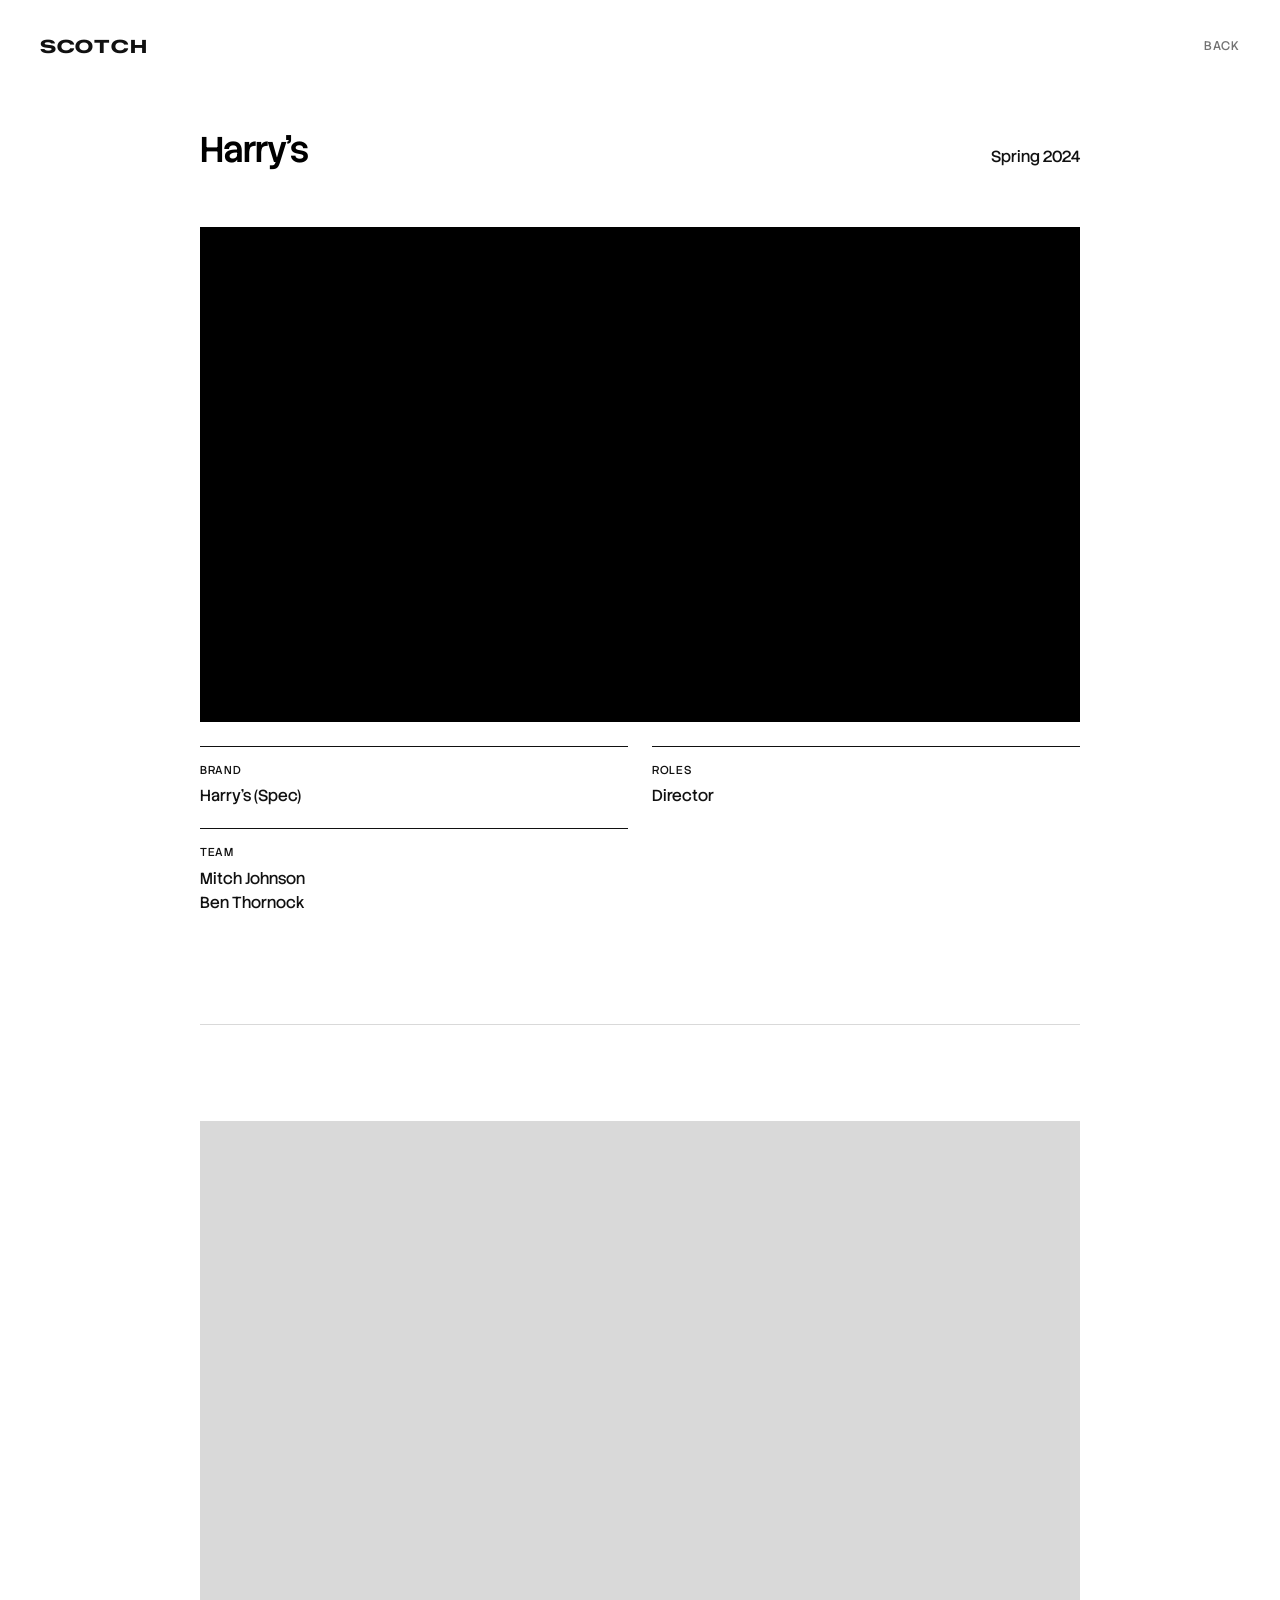
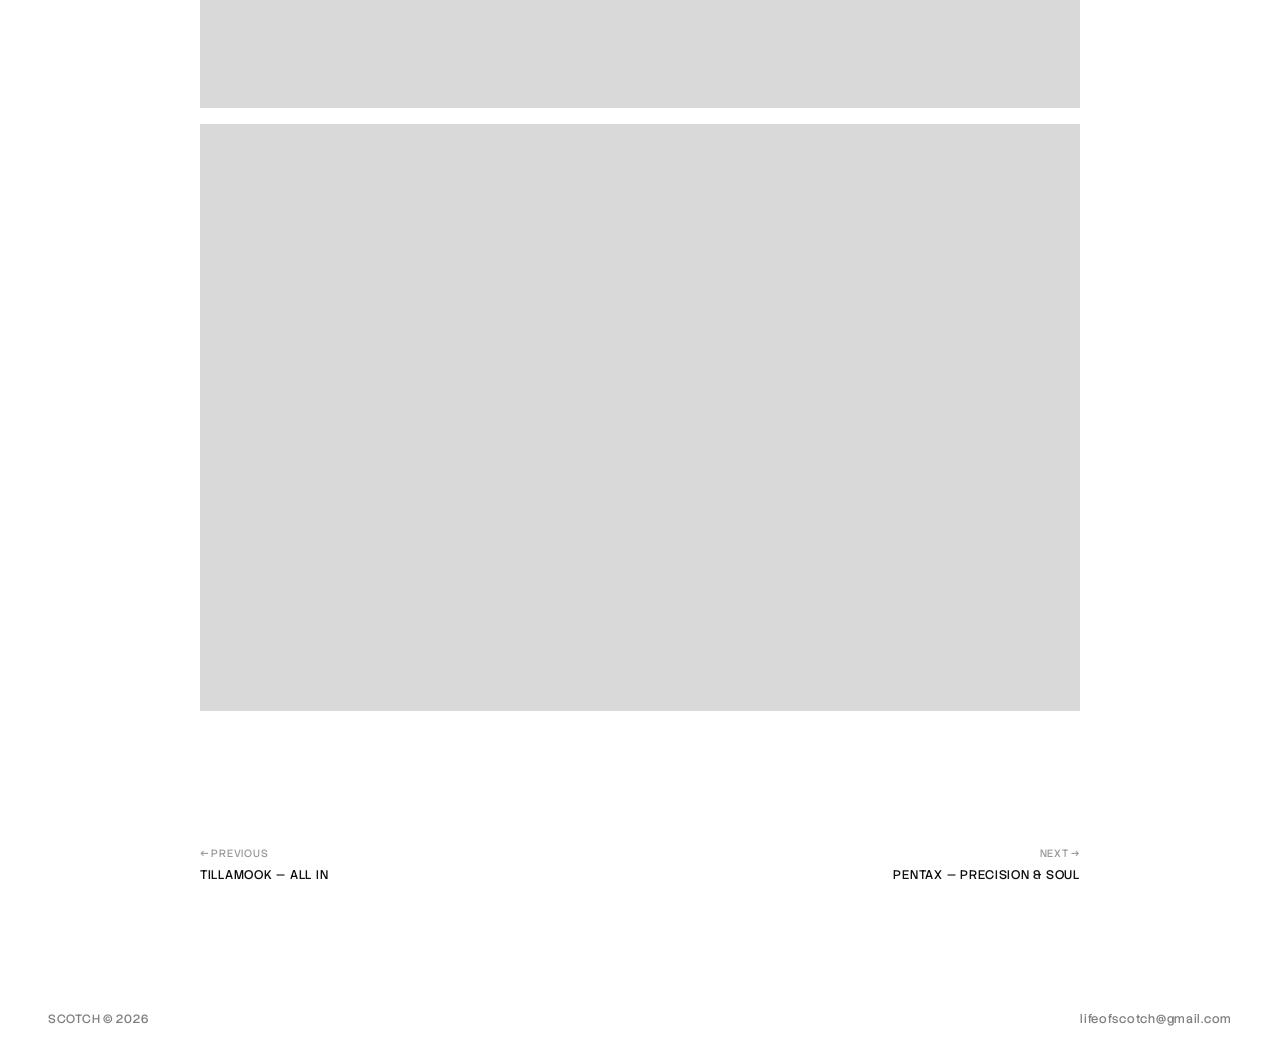
<file: work/harrys.html>
<!DOCTYPE html>
<html lang="en" class="project-html">
<head>
  <meta charset="UTF-8">
  <meta name="viewport" content="width=device-width, initial-scale=1.0">
  <meta name="description" content="Harry’s — Spec Ad • Directed by Scotch">
  <title>Harry’s — SCOTCH</title>
  <link rel="stylesheet" href="../css/base.css?v=1794968257">
  <link rel="stylesheet" href="../css/project.css?v=1794968064">
  <link rel="stylesheet" href="../css/contact.css?v=1794970793">
</head>
<body class="project-page">

  <header class="project-header">
    <a href="../index.html" class="project-logo">SCOTCH</a>
    <a href="../index.html#work-harrys" class="project-back">Back</a>
  </header>

  <main class="project-main">
    <div class="project-grid">

      <!-- ================= LEFT: video + credits (stays in view) ================= -->
      <aside class="project-media">
        <div class="project-video" id="project-video">
          <iframe src="https://www.youtube-nocookie.com/embed/ra0lvRtk0DM?rel=0&amp;modestbranding=1" title="Harry’s" allow="autoplay; encrypted-media; picture-in-picture; fullscreen" allowfullscreen></iframe>
        </div>

        <!-- Credits: each <div> is one section (label + one <dd> per line) -->
        <dl class="project-credits">
          <div><dt>Brand</dt><dd>Harry’s (Spec)</dd></div>
          <div><dt>Roles</dt><dd>Director</dd></div>
          <div><dt>Team</dt><dd>Mitch Johnson</dd><dd>Ben Thornock</dd></div>
        </dl>
      </aside>

      <!-- ================= RIGHT: title, writing, images (scrolls) ================= -->
      <div class="project-story">
        <header class="project-titleblock">
          <div class="project-heading">
            <h1 class="project-title">Harry’s</h1>
          </div>
          <p class="project-date">Spring 2024</p>
        </header>

        <!-- ================= WRITING =================
             <p>Your writing…</p>
             <h2>Optional section heading</h2>
        ============================================== -->
        <article class="project-body">
        </article>

        <!-- ================= IMAGES (stacked, full column width) =================
             Copy a figure per image (click to enlarge):
               <figure class="project-figure">
                 <img src="../assets/media/your-image.jpg" alt="Describe the image">
                 <figcaption>Optional caption</figcaption>
               </figure>
        ======================================================================= -->
        <div class="project-images">
          <!-- PLACEHOLDERS: replace each gray box with a real image, e.g.
               <figure class="project-figure"><img src="../assets/media/your-image.jpg" alt="Describe the image"></figure> -->
          <div class="project-ph" aria-hidden="true"></div>
          <div class="project-ph" aria-hidden="true"></div>
        </div>

        <nav class="project-pager" aria-label="More work">
          <a class="prev" href="tillamook.html"><span>&larr; Previous</span>Tillamook — All In</a>
          <a class="next" href="pentax.html"><span>Next &rarr;</span>Pentax — Precision &amp; Soul</a>
        </nav>
      </div>

    </div>

  </main>

  <footer class="project-footer">
    <span>SCOTCH &copy; 2026</span>
    <a href="mailto:lifeofscotch@gmail.com" data-contact="corner" data-email="lifeofscotch@gmail.com">lifeofscotch@gmail.com</a>
  </footer>

  <script src="../js/project.js?v=1793820246"></script>
  <script src="../js/contact.js?v=1794970793"></script>
</body>
</html>
</file>
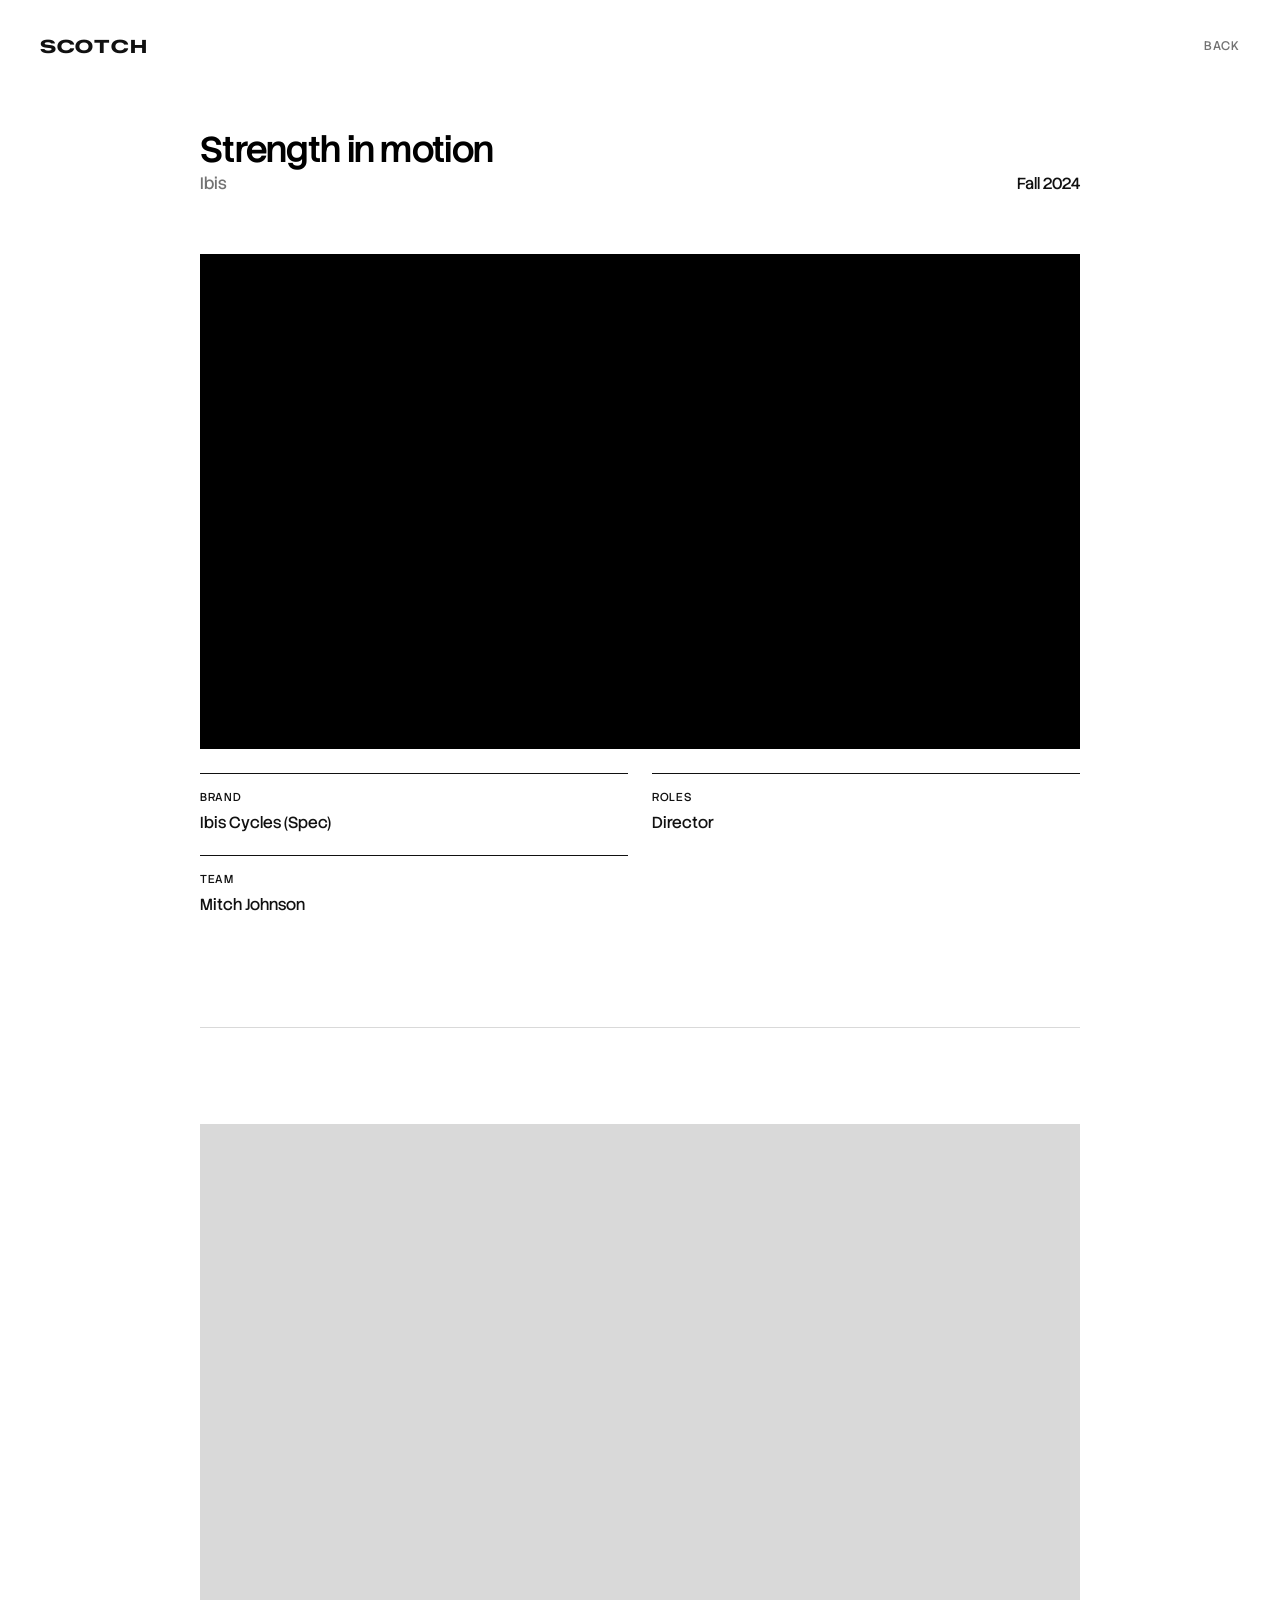
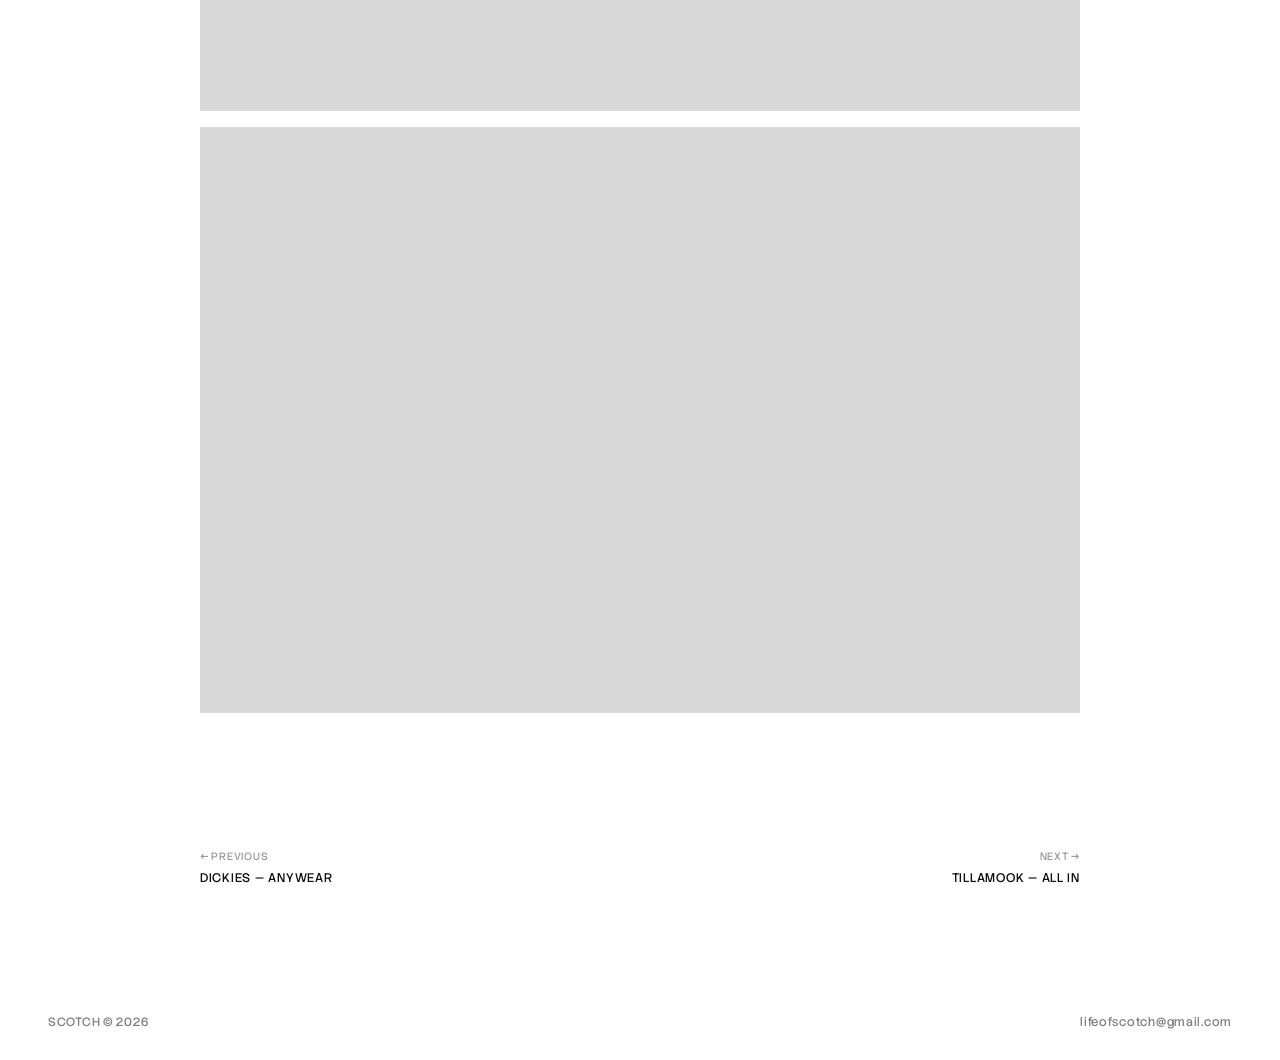
<file: work/ibis.html>
<!DOCTYPE html>
<html lang="en" class="project-html">
<head>
  <meta charset="UTF-8">
  <meta name="viewport" content="width=device-width, initial-scale=1.0">
  <meta name="description" content="Ibis — Strength in Motion — Spec Ad • Directed by Scotch">
  <title>Ibis — Strength in Motion — SCOTCH</title>
  <link rel="stylesheet" href="../css/base.css?v=1794968257">
  <link rel="stylesheet" href="../css/project.css?v=1794968064">
  <link rel="stylesheet" href="../css/contact.css?v=1794970793">
</head>
<body class="project-page">

  <header class="project-header">
    <a href="../index.html" class="project-logo">SCOTCH</a>
    <a href="../index.html#work-ibis" class="project-back">Back</a>
  </header>

  <main class="project-main">
    <div class="project-grid">

      <!-- ================= LEFT: video + credits (stays in view) ================= -->
      <aside class="project-media">
        <div class="project-video" id="project-video">
          <iframe src="https://www.youtube-nocookie.com/embed/7VG5lqfpIls?rel=0&amp;modestbranding=1" title="Ibis — Strength in Motion" allow="autoplay; encrypted-media; picture-in-picture; fullscreen" allowfullscreen></iframe>
        </div>

        <!-- Credits: each <div> is one section (label + one <dd> per line) -->
        <dl class="project-credits">
          <div><dt>Brand</dt><dd>Ibis Cycles (Spec)</dd></div>
          <div><dt>Roles</dt><dd>Director</dd></div>
          <div><dt>Team</dt><dd>Mitch Johnson</dd></div>
        </dl>
      </aside>

      <!-- ================= RIGHT: title, writing, images (scrolls) ================= -->
      <div class="project-story">
        <header class="project-titleblock">
          <div class="project-heading">
            <h1 class="project-title">Strength in motion</h1>
            <p class="project-brand">Ibis</p>
          </div>
          <p class="project-date">Fall 2024</p>
        </header>

        <!-- ================= WRITING =================
             <p>Your writing…</p>
             <h2>Optional section heading</h2>
        ============================================== -->
        <article class="project-body">
        </article>

        <!-- ================= IMAGES (stacked, full column width) =================
             Copy a figure per image (click to enlarge):
               <figure class="project-figure">
                 <img src="../assets/media/your-image.jpg" alt="Describe the image">
                 <figcaption>Optional caption</figcaption>
               </figure>
        ======================================================================= -->
        <div class="project-images">
          <!-- PLACEHOLDERS: replace each gray box with a real image, e.g.
               <figure class="project-figure"><img src="../assets/media/your-image.jpg" alt="Describe the image"></figure> -->
          <div class="project-ph" aria-hidden="true"></div>
          <div class="project-ph" aria-hidden="true"></div>
        </div>

        <nav class="project-pager" aria-label="More work">
          <a class="prev" href="dickies.html"><span>&larr; Previous</span>Dickies — Anywear</a>
          <a class="next" href="tillamook.html"><span>Next &rarr;</span>Tillamook — All In</a>
        </nav>
      </div>

    </div>

  </main>

  <footer class="project-footer">
    <span>SCOTCH &copy; 2026</span>
    <a href="mailto:lifeofscotch@gmail.com" data-contact="corner" data-email="lifeofscotch@gmail.com">lifeofscotch@gmail.com</a>
  </footer>

  <script src="../js/project.js?v=1793820246"></script>
  <script src="../js/contact.js?v=1794970793"></script>
</body>
</html>
</file>
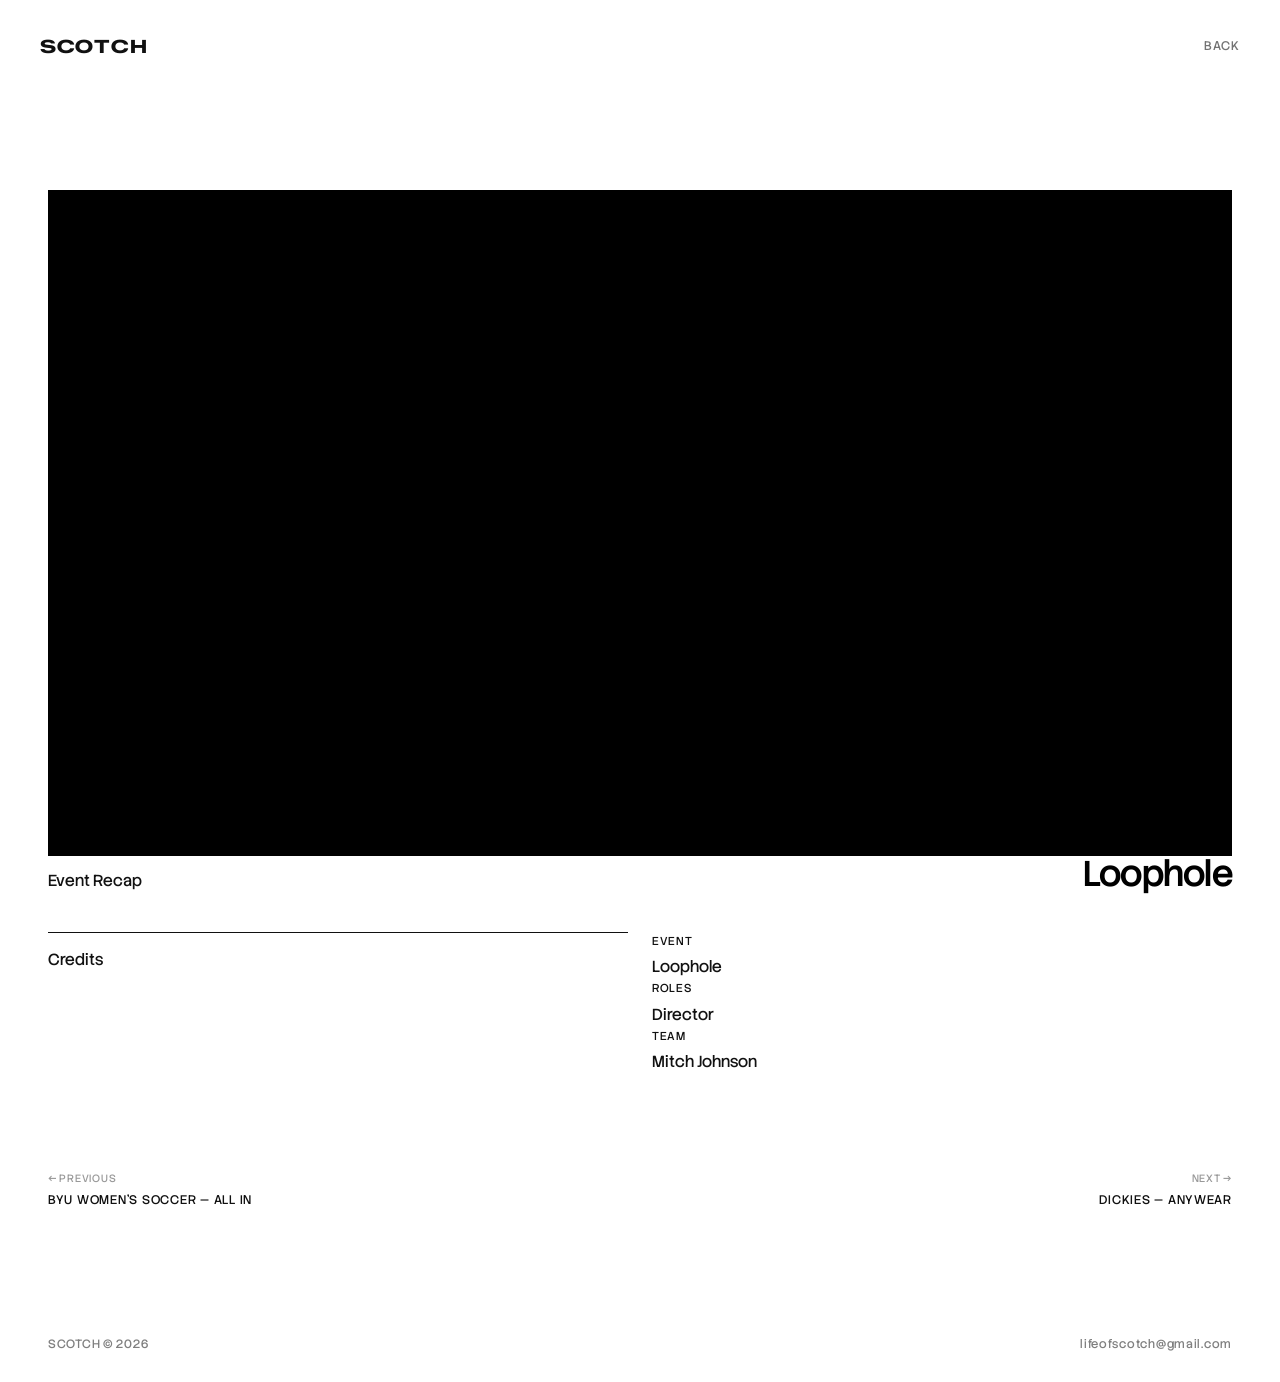
<file: work/loophole.html>
<!DOCTYPE html>
<html lang="en" class="project-html">
<head>
  <meta charset="UTF-8">
  <meta name="viewport" content="width=device-width, initial-scale=1.0">
  <meta name="description" content="Loophole — Event Recap • Directed by Scotch">
  <title>Loophole — SCOTCH</title>
  <link rel="stylesheet" href="../css/base.css?v=1794968257">
  <link rel="stylesheet" href="../css/project.css?v=1794968064">
  <link rel="stylesheet" href="../css/contact.css?v=1794970793">
</head>
<body class="project-page">

  <header class="project-header">
    <a href="../index.html" class="project-logo">SCOTCH</a>
    <a href="../index.html#work-loophole" class="project-back">Back</a>
  </header>

  <main class="project-main">

    <!-- ================= VIDEO (always at the very top) ================= -->
    <section aria-label="Film">
      <div class="project-video" id="project-video">
        <iframe src="https://www.youtube-nocookie.com/embed/x5PmH8hbUHI?rel=0&amp;modestbranding=1" title="Loophole" allow="autoplay; encrypted-media; picture-in-picture; fullscreen" allowfullscreen></iframe>
      </div>
    </section>

    <!-- ================= TITLE ================= -->
    <header class="project-titleblock">
      <span class="project-kicker">Event Recap</span>
      <h1 class="project-title">Loophole</h1>
    </header>

    <!-- ================= WRITING + BTS =================
         Add your story here. Building blocks you can copy:

         Paragraph:
           <p>Your writing…</p>

         Section heading:
           <h2>The Shoot</h2>

         Full-width image (click to enlarge):
           <figure class="project-figure">
             <img src="../assets/media/your-image.jpg" alt="Describe the image">
             <figcaption>Optional caption</figcaption>
           </figure>

         BTS grid (2 across; add class="is-wide" to a figure to span both columns):
           <div class="project-bts">
             <figure><img src="../assets/media/bts-1.jpg" alt=""></figure>
             <figure><img src="../assets/media/bts-2.jpg" alt=""></figure>
             <figure class="is-wide"><img src="../assets/media/bts-3.jpg" alt=""><figcaption>Caption</figcaption></figure>
           </div>
    ==================================================== -->
    <article class="project-body">
    </article>

    <!-- ================= CREDITS ================= -->
    <footer class="project-credits">
      <div class="project-credits-label">Credits</div>
      <dl>
          <div><dt>Event</dt><dd>Loophole</dd></div>
          <div><dt>Roles</dt><dd>Director</dd></div>
          <div><dt>Team</dt><dd>Mitch Johnson</dd></div>
      </dl>
    </footer>

    <nav class="project-pager" aria-label="More work">
      <a class="prev" href="byu-soccer.html"><span>&larr; Previous</span>BYU Women’s Soccer — All In</a>
      <a class="next" href="dickies.html"><span>Next &rarr;</span>Dickies — Anywear</a>
    </nav>

  </main>

  <footer class="project-footer">
    <span>SCOTCH &copy; 2026</span>
    <a href="mailto:lifeofscotch@gmail.com" data-contact="corner" data-email="lifeofscotch@gmail.com">lifeofscotch@gmail.com</a>
  </footer>

  <script src="../js/project.js?v=1793820246"></script>
  <script src="../js/contact.js?v=1794970793"></script>
</body>
</html>
</file>
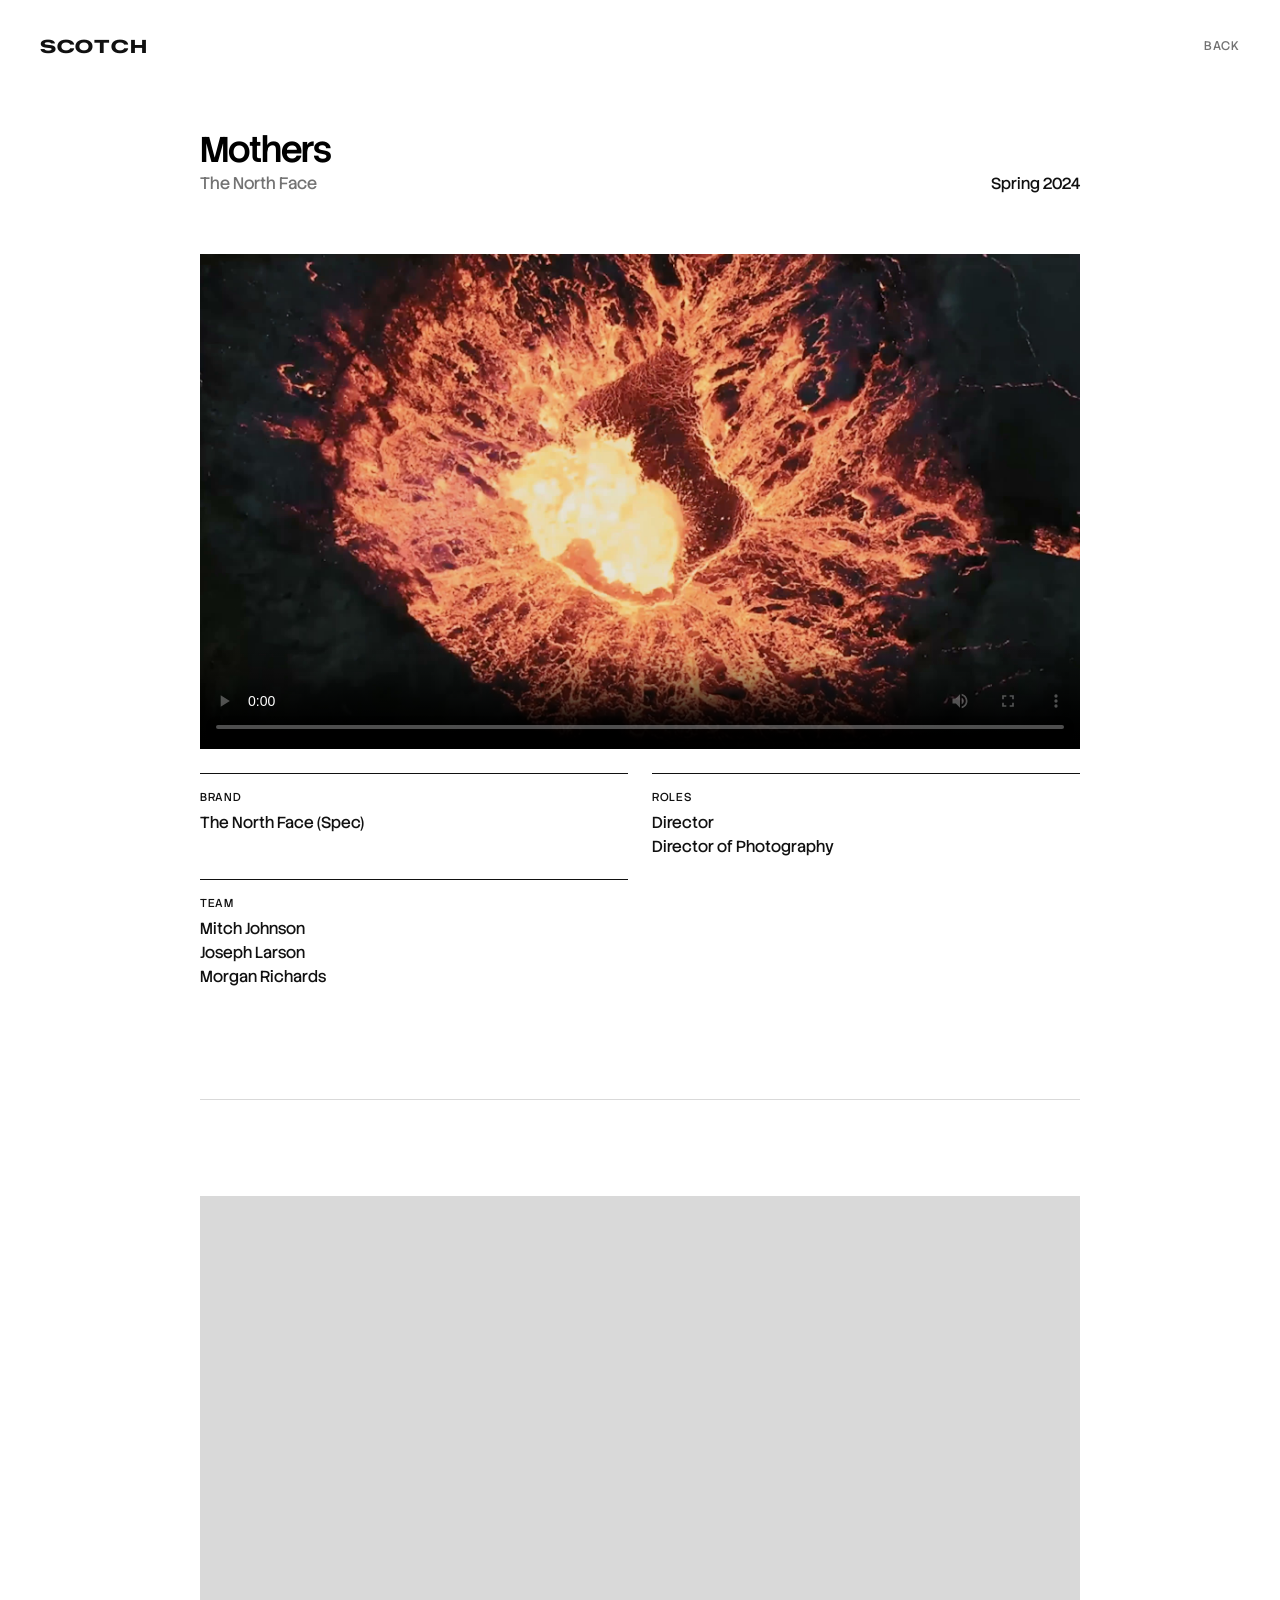
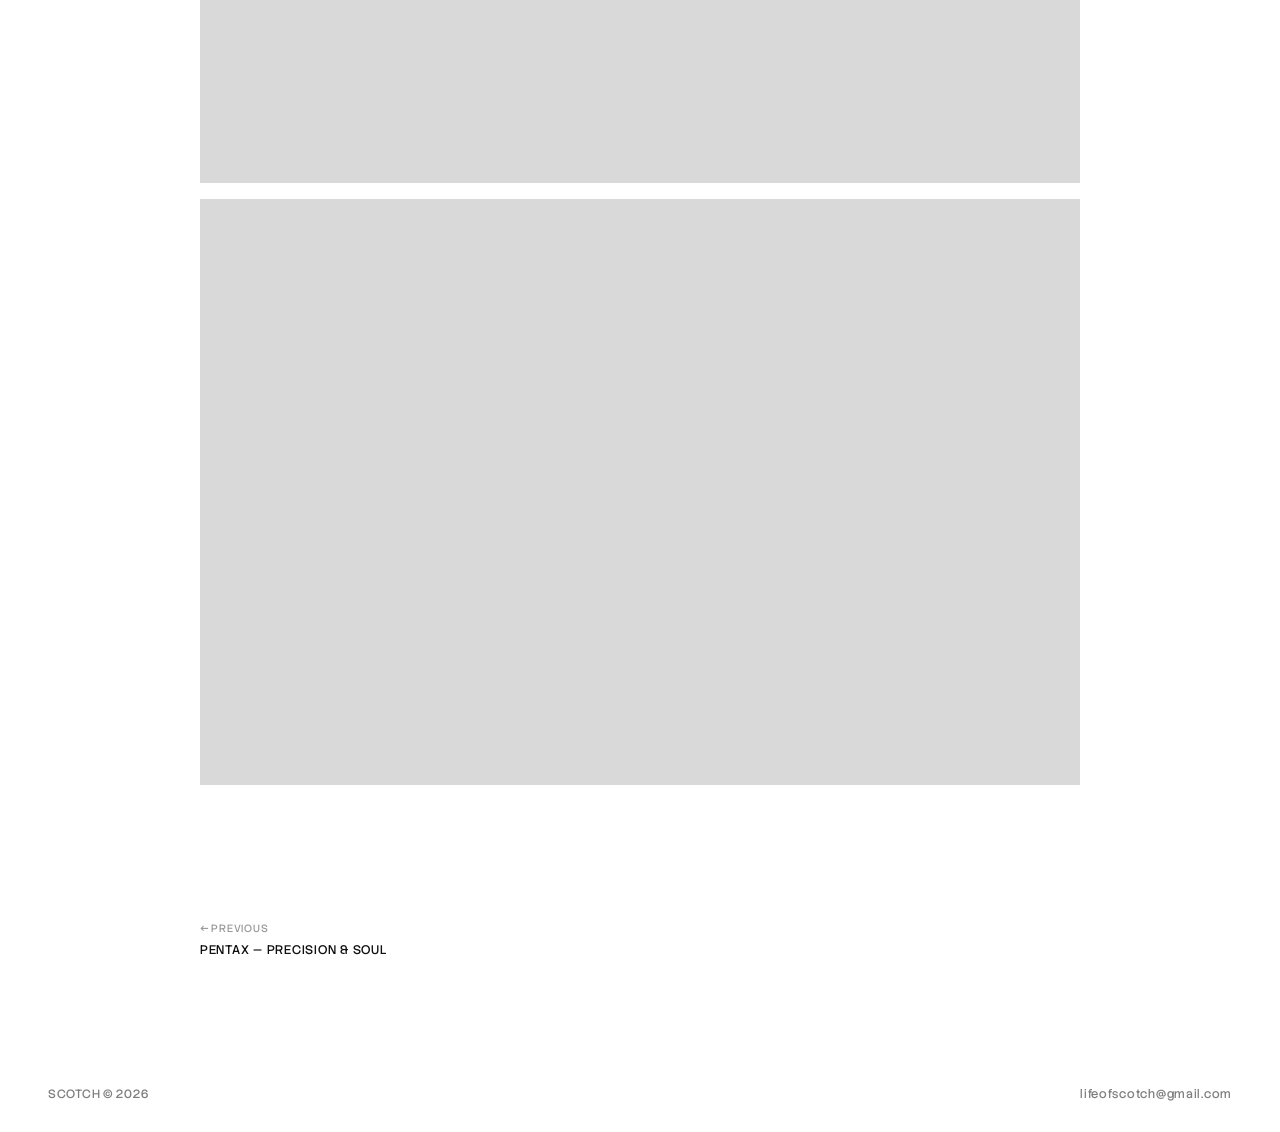
<file: work/north-face.html>
<!DOCTYPE html>
<html lang="en" class="project-html">
<head>
  <meta charset="UTF-8">
  <meta name="viewport" content="width=device-width, initial-scale=1.0">
  <meta name="description" content="The North Face — Mothers — Spec Ad • Directed &amp; Photographed by Scotch">
  <title>The North Face — Mothers — SCOTCH</title>
  <link rel="stylesheet" href="../css/base.css?v=1794968257">
  <link rel="stylesheet" href="../css/project.css?v=1794968064">
  <link rel="stylesheet" href="../css/contact.css?v=1794970793">
</head>
<body class="project-page">

  <header class="project-header">
    <a href="../index.html" class="project-logo">SCOTCH</a>
    <a href="../index.html#work-north-face" class="project-back">Back</a>
  </header>

  <main class="project-main">
    <div class="project-grid">

      <!-- ================= LEFT: video + credits (stays in view) ================= -->
      <aside class="project-media">
        <div class="project-video" id="project-video">
          <video src="../assets/media/north-face.mp4" poster="../assets/media/north-face-poster.jpg" controls playsinline preload="metadata"></video>
        </div>

        <!-- Credits: each <div> is one section (label + one <dd> per line) -->
        <dl class="project-credits">
          <div><dt>Brand</dt><dd>The North Face (Spec)</dd></div>
          <div><dt>Roles</dt><dd>Director</dd><dd>Director of Photography</dd></div>
          <div><dt>Team</dt><dd>Mitch Johnson</dd><dd>Joseph Larson</dd><dd>Morgan Richards</dd></div>
        </dl>
      </aside>

      <!-- ================= RIGHT: title, writing, images (scrolls) ================= -->
      <div class="project-story">
        <header class="project-titleblock">
          <div class="project-heading">
            <h1 class="project-title">Mothers</h1>
            <p class="project-brand">The North Face</p>
          </div>
          <p class="project-date">Spring 2024</p>
        </header>

        <!-- ================= WRITING =================
             <p>Your writing…</p>
             <h2>Optional section heading</h2>
        ============================================== -->
        <article class="project-body">
        </article>

        <!-- ================= IMAGES (stacked, full column width) =================
             Copy a figure per image (click to enlarge):
               <figure class="project-figure">
                 <img src="../assets/media/your-image.jpg" alt="Describe the image">
                 <figcaption>Optional caption</figcaption>
               </figure>
        ======================================================================= -->
        <div class="project-images">
          <!-- PLACEHOLDERS: replace each gray box with a real image, e.g.
               <figure class="project-figure"><img src="../assets/media/your-image.jpg" alt="Describe the image"></figure> -->
          <div class="project-ph" aria-hidden="true"></div>
          <div class="project-ph" aria-hidden="true"></div>
        </div>

        <nav class="project-pager" aria-label="More work">
          <a class="prev" href="pentax.html"><span>&larr; Previous</span>Pentax — Precision &amp; Soul</a>
        </nav>
      </div>

    </div>

  </main>

  <footer class="project-footer">
    <span>SCOTCH &copy; 2026</span>
    <a href="mailto:lifeofscotch@gmail.com" data-contact="corner" data-email="lifeofscotch@gmail.com">lifeofscotch@gmail.com</a>
  </footer>

  <script src="../js/project.js?v=1793820246"></script>
  <script src="../js/contact.js?v=1794970793"></script>
</body>
</html>
</file>
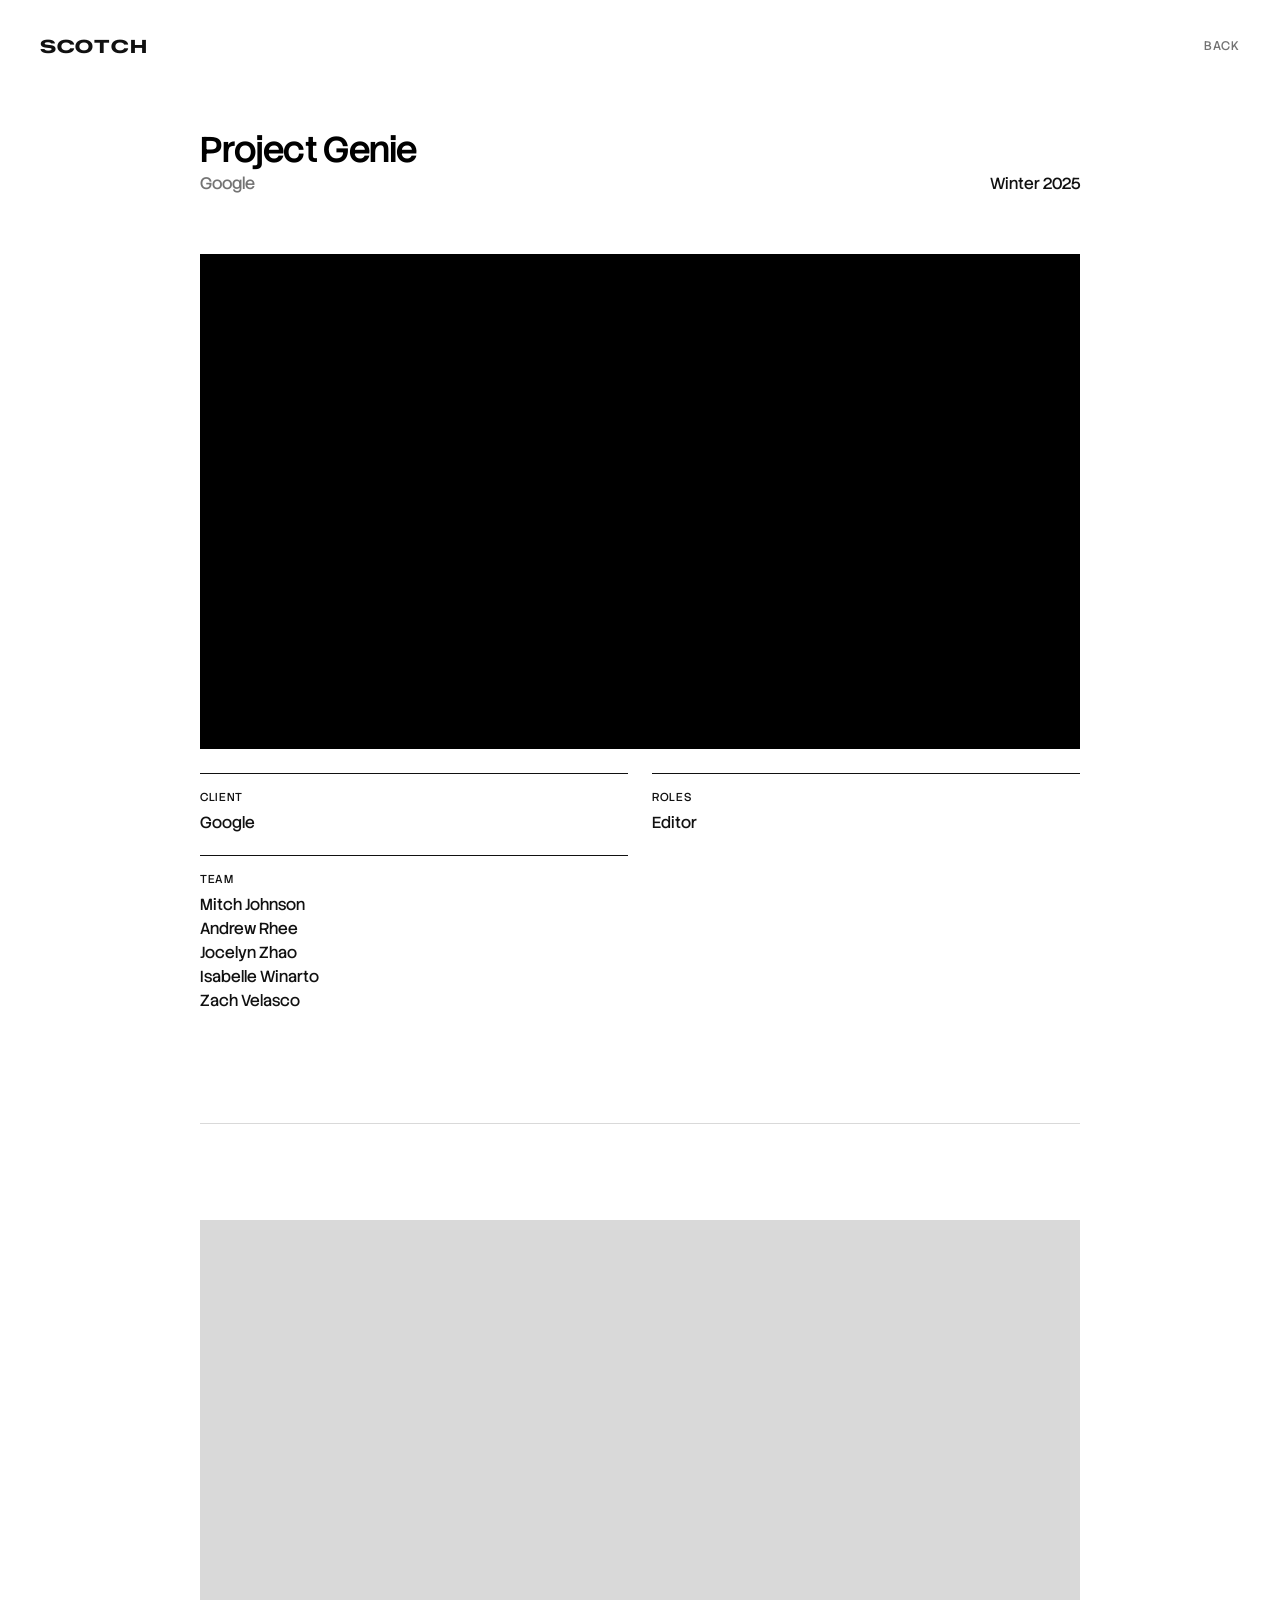
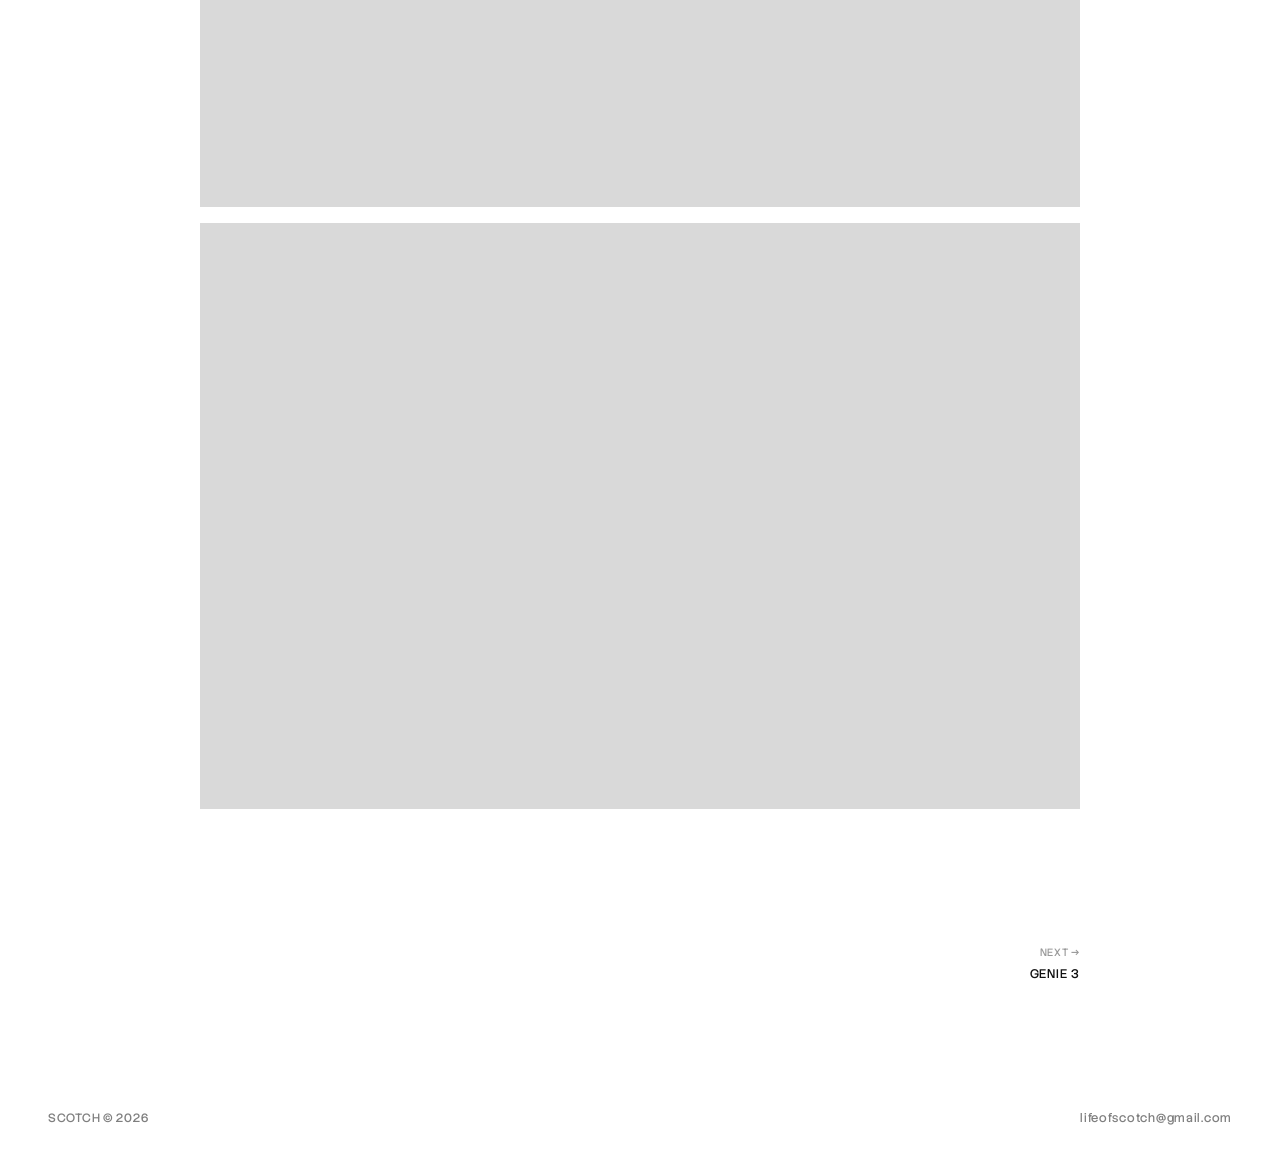
<file: work/project-genie.html>
<!DOCTYPE html>
<html lang="en" class="project-html">
<head>
  <meta charset="UTF-8">
  <meta name="viewport" content="width=device-width, initial-scale=1.0">
  <meta name="description" content="Project Genie — Google DeepMind • Experimenting with infinite interactive worlds">
  <title>Project Genie — SCOTCH</title>
  <link rel="stylesheet" href="../css/base.css?v=1794968257">
  <link rel="stylesheet" href="../css/project.css?v=1794968064">
  <link rel="stylesheet" href="../css/contact.css?v=1794970793">
</head>
<body class="project-page">

  <header class="project-header">
    <a href="../index.html" class="project-logo">SCOTCH</a>
    <a href="../index.html#work-project-genie" class="project-back">Back</a>
  </header>

  <main class="project-main">
    <div class="project-grid">

      <!-- ================= LEFT: video + credits (stays in view) ================= -->
      <aside class="project-media">
        <div class="project-video" id="project-video">
          <iframe src="https://www.youtube-nocookie.com/embed/YxkGdX4WIBE?rel=0&amp;modestbranding=1" title="Project Genie" allow="autoplay; encrypted-media; picture-in-picture; fullscreen" allowfullscreen></iframe>
        </div>

        <!-- Credits: each <div> is one section (label + one <dd> per line) -->
        <dl class="project-credits">
          <div><dt>Client</dt><dd>Google</dd></div>
          <div><dt>Roles</dt><dd>Editor</dd></div>
          <div><dt>Team</dt><dd>Mitch Johnson</dd><dd>Andrew Rhee</dd><dd>Jocelyn Zhao</dd><dd>Isabelle Winarto</dd><dd>Zach Velasco</dd></div>
        </dl>
      </aside>

      <!-- ================= RIGHT: title, writing, images (scrolls) ================= -->
      <div class="project-story">
        <header class="project-titleblock">
          <div class="project-heading">
            <h1 class="project-title">Project Genie</h1>
            <p class="project-brand">Google</p>
          </div>
          <p class="project-date">Winter 2025</p>
        </header>

        <!-- ================= WRITING =================
             <p>Your writing…</p>
             <h2>Optional section heading</h2>
        ============================================== -->
        <article class="project-body">
        </article>

        <!-- ================= IMAGES (stacked, full column width) =================
             Copy a figure per image (click to enlarge):
               <figure class="project-figure">
                 <img src="../assets/media/your-image.jpg" alt="Describe the image">
                 <figcaption>Optional caption</figcaption>
               </figure>
        ======================================================================= -->
        <div class="project-images">
          <!-- PLACEHOLDERS: replace each gray box with a real image, e.g.
               <figure class="project-figure"><img src="../assets/media/your-image.jpg" alt="Describe the image"></figure> -->
          <div class="project-ph" aria-hidden="true"></div>
          <div class="project-ph" aria-hidden="true"></div>
        </div>

        <nav class="project-pager" aria-label="More work">
          <a class="next" href="genie-3.html"><span>Next &rarr;</span>Genie 3</a>
        </nav>
      </div>

    </div>

  </main>

  <footer class="project-footer">
    <span>SCOTCH &copy; 2026</span>
    <a href="mailto:lifeofscotch@gmail.com" data-contact="corner" data-email="lifeofscotch@gmail.com">lifeofscotch@gmail.com</a>
  </footer>

  <script src="../js/project.js?v=1793820246"></script>
  <script src="../js/contact.js?v=1794970793"></script>
</body>
</html>
</file>
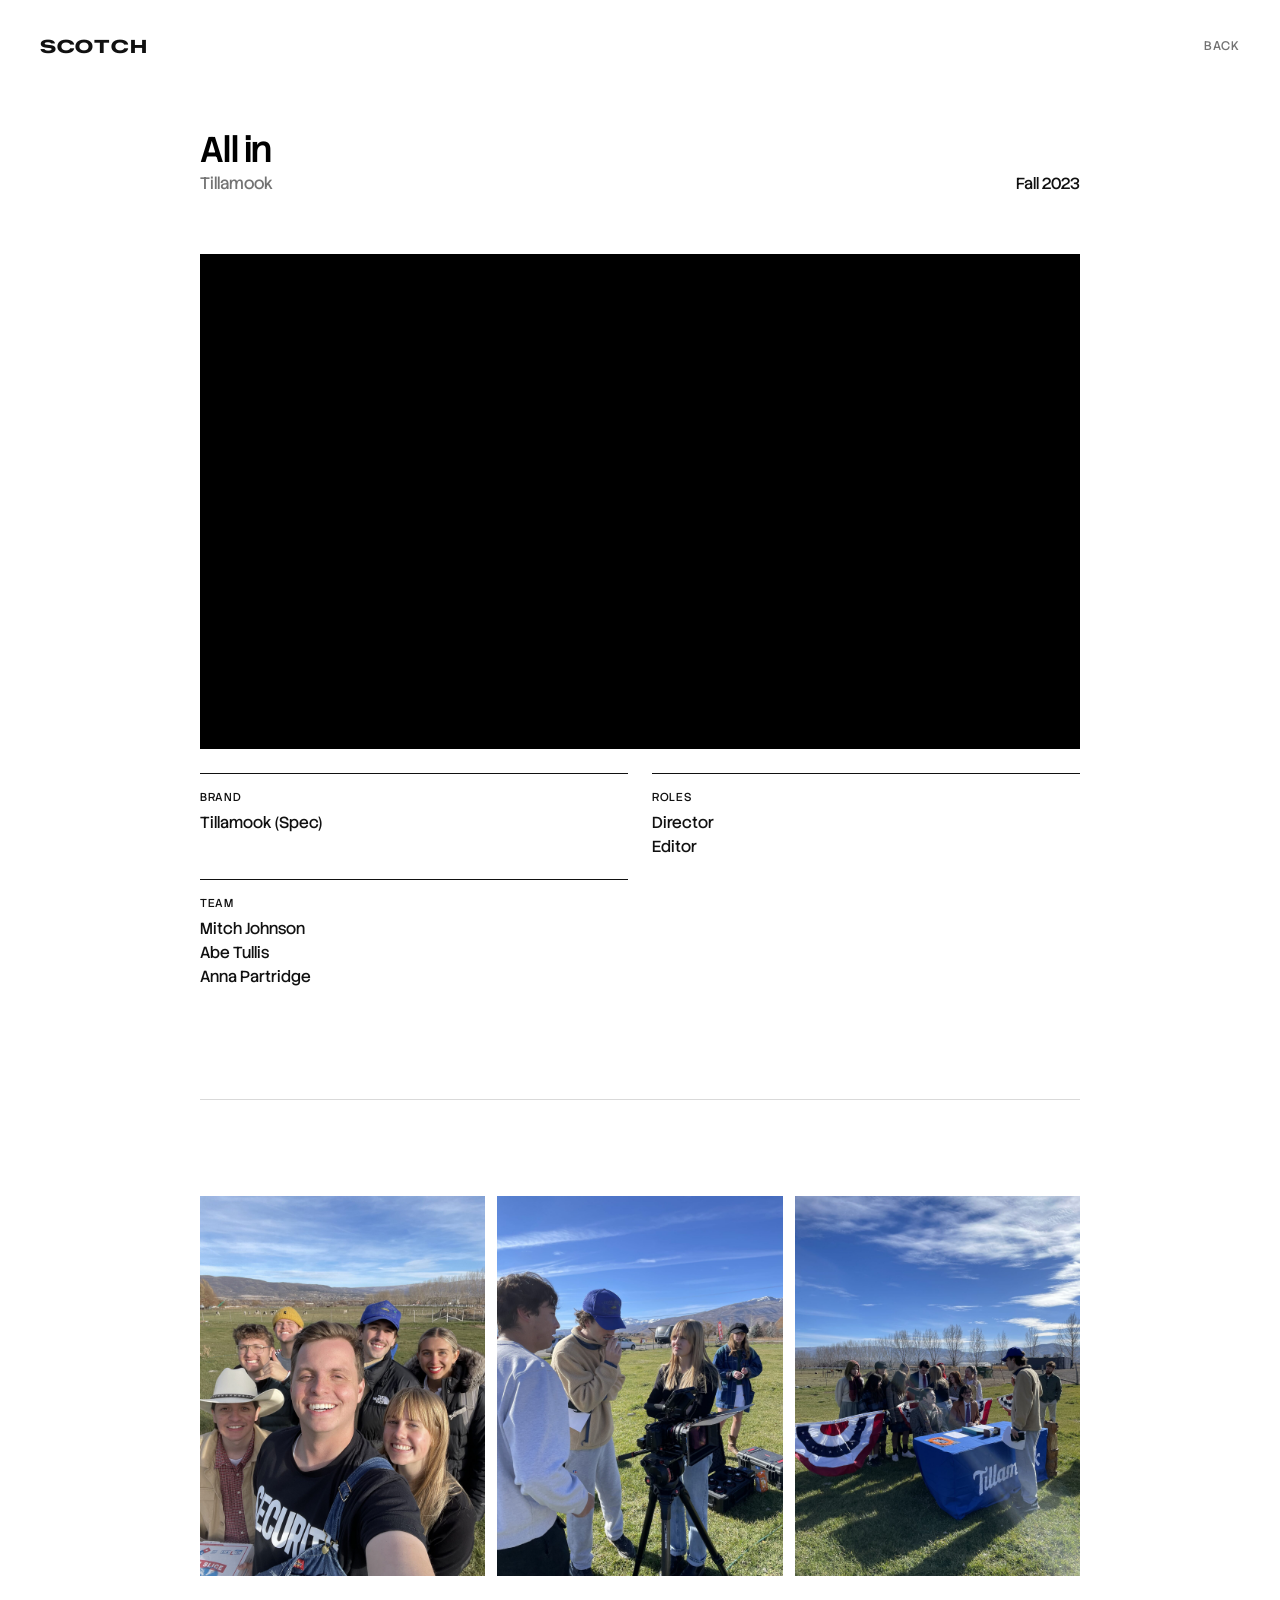
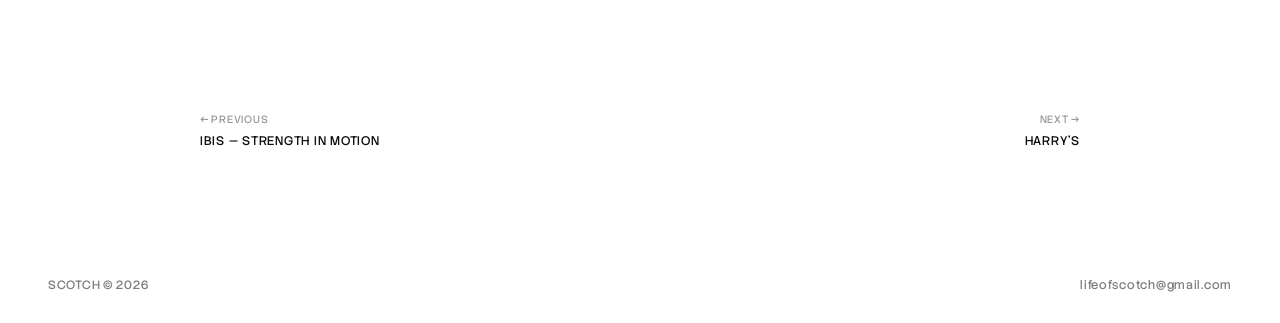
<file: work/tillamook.html>
<!DOCTYPE html>
<html lang="en" class="project-html">
<head>
  <meta charset="UTF-8">
  <meta name="viewport" content="width=device-width, initial-scale=1.0">
  <meta name="description" content="Tillamook — All In — Spec Ad • Directed by Scotch">
  <title>Tillamook — All In — SCOTCH</title>
  <link rel="stylesheet" href="../css/base.css?v=1794968257">
  <link rel="stylesheet" href="../css/project.css?v=1794968064">
  <link rel="stylesheet" href="../css/contact.css?v=1794970793">
</head>
<body class="project-page">

  <header class="project-header">
    <a href="../index.html" class="project-logo">SCOTCH</a>
    <a href="../index.html#work-tillamook" class="project-back">Back</a>
  </header>

  <main class="project-main">
    <div class="project-grid">

      <!-- ================= LEFT: video + credits (stays in view) ================= -->
      <aside class="project-media">
        <div class="project-video" id="project-video">
          <iframe src="https://www.youtube-nocookie.com/embed/R3jOyDpH52s?rel=0&amp;modestbranding=1" title="Tillamook — All In" allow="autoplay; encrypted-media; picture-in-picture; fullscreen" allowfullscreen></iframe>
        </div>

        <!-- Credits: each <div> is one section (label + one <dd> per line) -->
        <dl class="project-credits">
          <div><dt>Brand</dt><dd>Tillamook (Spec)</dd></div>
          <div><dt>Roles</dt><dd>Director</dd><dd>Editor</dd></div>
          <div><dt>Team</dt><dd>Mitch Johnson</dd><dd>Abe Tullis</dd><dd>Anna Partridge</dd></div>
        </dl>
      </aside>

      <!-- ================= RIGHT: title, writing, images (scrolls) ================= -->
      <div class="project-story">
        <header class="project-titleblock">
          <div class="project-heading">
            <h1 class="project-title">All in</h1>
            <p class="project-brand">Tillamook</p>
          </div>
          <p class="project-date">Fall 2023</p>
        </header>

        <!-- ================= WRITING =================
             <p>Your writing…</p>
             <h2>Optional section heading</h2>
        ============================================== -->
        <article class="project-body">
        </article>

        <!-- ================= IMAGES (stacked, full column width) =================
             Copy a figure per image (click to enlarge):
               <figure class="project-figure">
                 <img src="../assets/media/your-image.jpg" alt="Describe the image">
                 <figcaption>Optional caption</figcaption>
               </figure>
        ======================================================================= -->
        <div class="project-images">
          <!-- Portrait BTS photos: three across (click to enlarge) -->
          <div class="project-row">
            <figure class="project-figure"><img src="../assets/media/bts/tillamook-bts-01.jpg" alt="Tillamook — behind the scenes" loading="lazy"></figure>
            <figure class="project-figure"><img src="../assets/media/bts/tillamook-bts-02.jpg" alt="Tillamook — behind the scenes" loading="lazy"></figure>
            <figure class="project-figure"><img src="../assets/media/bts/tillamook-bts-03.jpg" alt="Tillamook — behind the scenes" loading="lazy"></figure>
          </div>
        </div>

        <nav class="project-pager" aria-label="More work">
          <a class="prev" href="ibis.html"><span>&larr; Previous</span>Ibis — Strength in Motion</a>
          <a class="next" href="harrys.html"><span>Next &rarr;</span>Harry’s</a>
        </nav>
      </div>

    </div>

  </main>

  <footer class="project-footer">
    <span>SCOTCH &copy; 2026</span>
    <a href="mailto:lifeofscotch@gmail.com" data-contact="corner" data-email="lifeofscotch@gmail.com">lifeofscotch@gmail.com</a>
  </footer>

  <script src="../js/project.js?v=1793820246"></script>
  <script src="../js/contact.js?v=1794970793"></script>
</body>
</html>
</file>
<file: css/base.css>
/* ==========================================================================
   STRATA — Base Design System & Core Tokens
   ========================================================================== */

/* Stack Sans Headline (OFL, variable weight 200–700) — home layer titles, pills, small text; project-page body copy */
@font-face {
  font-family: 'Stack Sans Headline';
  src: url('../assets/fonts/StackSansHeadline/StackSansHeadline-VariableFont_wght.ttf') format('truetype');
  font-weight: 200 700;
  font-style: normal;
  font-display: swap;
}

/* Zalando Sans Expanded (OFL, variable weight 200–900) — SCOTCH logo + project page headings */
@font-face {
  font-family: 'Zalando Sans Expanded';
  src: url('../assets/fonts/ZalandoSansExpanded/ZalandoSansExpanded-VariableFont_wght.ttf') format('truetype');
  font-weight: 200 900;
  font-style: normal;
  font-display: swap;
}
@font-face {
  font-family: 'Zalando Sans Expanded';
  src: url('../assets/fonts/ZalandoSansExpanded/ZalandoSansExpanded-Italic-VariableFont_wght.ttf') format('truetype');
  font-weight: 200 900;
  font-style: italic;
  font-display: swap;
}

@font-face {
  font-family: 'BBH Bartle';
  src: url('../assets/fonts/BBHBartle-Regular.ttf') format('truetype');
  font-weight: 400;
  font-style: normal;
  font-display: swap;
}

/* Titles: Helvetica from the visitor's device (no font files shipped — Helvetica is a
   commercial font). Apple devices have Helvetica / Helvetica Neue; Windows/Android fall back to Arial. */

/* Body copy: Redaction 35 (OFL) */
@font-face {
  font-family: 'Redaction 35';
  src: url('../assets/fonts/Redaction35/Redaction35-Regular.ttf') format('truetype');
  font-weight: 400;
  font-style: normal;
  font-display: swap;
}

@font-face {
  font-family: 'Redaction 35';
  src: url('../assets/fonts/Redaction35/Redaction35-Italic.ttf') format('truetype');
  font-weight: 400;
  font-style: italic;
  font-display: swap;
}

@font-face {
  font-family: 'Redaction 35';
  src: url('../assets/fonts/Redaction35/Redaction35-Bold.ttf') format('truetype');
  font-weight: 700;
  font-style: normal;
  font-display: swap;
}

:root {
  /* Color Palette */
  --bg-deep: #08090b;
  --bg-surface: #101216;
  --bg-surface-glass: rgba(16, 18, 22, 0.65);
  --bg-surface-elevated: rgba(26, 29, 36, 0.75);
  
  --text-primary: #f5f5f7;
  --text-secondary: #9ea3ae;
  --text-tertiary: #656b78;
  /* Overarching Vibrant Chromatic Accent System (Matches Signature Drop Shadows) */
  --accent-vibrant-1: #ffe600; /* Electric Yellow */
  --accent-vibrant-2: #ff007f; /* Neon Rose */
  --text-accent: #ffe600;
  --text-accent-secondary: #ff007f;
  --text-accent-bright: #ffffff;

  --border-subtle: rgba(255, 255, 255, 0.08);
  --border-prominent: rgba(255, 255, 255, 0.16);
  --border-accent: rgba(255, 230, 0, 0.45);

  --scrim-heavy: linear-gradient(180deg, rgba(8, 9, 11, 0.7) 0%, rgba(8, 9, 11, 0.4) 40%, rgba(8, 9, 11, 0.85) 100%);
  --scrim-radial: radial-gradient(circle at 50% 50%, rgba(8, 9, 11, 0.2) 0%, rgba(8, 9, 11, 0.85) 100%);
  --scrim-vignette: radial-gradient(ellipse at center, transparent 30%, rgba(8, 9, 11, 0.75) 100%);

  /* Typography System */
  --font-main: 'Redaction 35', 'Helvetica Neue', Helvetica, Arial, -apple-system, BlinkMacSystemFont, "Segoe UI", Roboto, sans-serif;
  --font-title: 'Helvetica Neue', Helvetica, Arial, sans-serif;
  /* Letter-spacing guideline: every rule on the site uses one of these. */
  --tracking-title: -0.02em;  /* titles, headings, pills, big statements */
  --tracking-label: 0.06em;   /* small UPPERCASE labels, buttons, kickers, captions */
  --tracking-logo: 0.04em;    /* SCOTCH wordmark only */
  --font-logo: 'Zalando Sans Expanded', 'Helvetica Neue', Helvetica, Arial, sans-serif; /* logo + project headings */
  --logo-weight: 800;
  --font-text: 'Stack Sans Headline', 'Helvetica Neue', Helvetica, Arial, sans-serif; /* main text font */
  --title-tracking: var(--tracking-title); /* legacy alias */
  --font-serif: var(--font-title);
  --font-tech: 'Jersey 25', monospace, sans-serif;
  --font-mono: var(--font-tech);
  --font-sans: var(--font-main);

  /* Typography Size Controls */
  --title-font-min: 1.74rem;
  --title-font-vw: 3.95vw;
  --title-font-size: 3.6rem;
  --base-font-size: 16px;

  /* Spacing Scale */
  --space-2xs: 4px;
  --space-xs: 8px;
  --space-sm: 16px;
  --space-md: 24px;
  --space-lg: 32px;
  --space-xl: 48px;
  --space-2xl: 64px;
  --space-3xl: 96px;
  --space-4xl: 128px;

  /* Animation & Transitions */
  --ease-out-expo: cubic-bezier(0.16, 1, 0.3, 1);
  --ease-in-out-smooth: cubic-bezier(0.65, 0, 0.35, 1);
  --duration-fast: 220ms;
  --duration-medium: 450ms;
  --duration-slow: 850ms;

  /* Layer Z-Indexes */
  --z-bg: 1;
  --z-canvas: 2;
  --z-mid: 5;
  --z-fg: 10;
  --z-hud: 100;
  --z-cursor: 999;
}

/* --------------------------------------------------------------------------
   Overarching Theme: Vibrant Chromatic Spectrum Cycle (16s Continuous Loop)
   Matches the signature electric drop shadows of the typography
   -------------------------------------------------------------------------- */
@keyframes vibrantColorShift {
  0% { color: #ffe600; }
  16.6% { color: #00ff66; }
  33.3% { color: #00f0ff; }
  50% { color: #b4ff00; }
  66.6% { color: #ff00aa; }
  83.3% { color: #00ffcc; }
  100% { color: #ffe600; }
}

@keyframes vibrantBgShift {
  0% { background-color: #ffe600; color: #000000; }
  16.6% { background-color: #00ff66; color: #000000; }
  33.3% { background-color: #00f0ff; color: #000000; }
  50% { background-color: #b4ff00; color: #000000; }
  66.6% { background-color: #ff00aa; color: #ffffff; }
  83.3% { background-color: #00ffcc; color: #000000; }
  100% { background-color: #ffe600; color: #000000; }
}

@keyframes vibrantBorderShift {
  0% { border-color: #ffe600; }
  16.6% { border-color: #00ff66; }
  33.3% { border-color: #00f0ff; }
  50% { border-color: #b4ff00; }
  66.6% { border-color: #ff00aa; }
  83.3% { border-color: #00ffcc; }
  100% { border-color: #ffe600; }
}

@keyframes vibrantBorderLeftShift {
  0% { border-left-color: #ffe600; }
  16.6% { border-left-color: #00ff66; }
  33.3% { border-left-color: #00f0ff; }
  50% { border-left-color: #b4ff00; }
  66.6% { border-left-color: #ff00aa; }
  83.3% { border-left-color: #00ffcc; }
  100% { border-left-color: #ffe600; }
}

@keyframes vibrantActiveGlow {
  0% {
    border-color: #ffe600;
    box-shadow: 0 0 0 1.5px #ffe600, 3px 3px 0 #ff007f, 0 16px 36px rgba(0, 0, 0, 0.7);
  }
  16.6% {
    border-color: #00ff66;
    box-shadow: 0 0 0 1.5px #00ff66, 3px 3px 0 #7928ca, 0 16px 36px rgba(0, 0, 0, 0.7);
  }
  33.3% {
    border-color: #00f0ff;
    box-shadow: 0 0 0 1.5px #00f0ff, 3px 3px 0 #ff5500, 0 16px 36px rgba(0, 0, 0, 0.7);
  }
  50% {
    border-color: #b4ff00;
    box-shadow: 0 0 0 1.5px #b4ff00, 3px 3px 0 #9d00ff, 0 16px 36px rgba(0, 0, 0, 0.7);
  }
  66.6% {
    border-color: #ff00aa;
    box-shadow: 0 0 0 1.5px #ff00aa, 3px 3px 0 #ffaa00, 0 16px 36px rgba(0, 0, 0, 0.7);
  }
  83.3% {
    border-color: #00ffcc;
    box-shadow: 0 0 0 1.5px #00ffcc, 3px 3px 0 #ff2a5f, 0 16px 36px rgba(0, 0, 0, 0.7);
  }
  100% {
    border-color: #ffe600;
    box-shadow: 0 0 0 1.5px #ffe600, 3px 3px 0 #ff007f, 0 16px 36px rgba(0, 0, 0, 0.7);
  }
}

@keyframes vibrantDropCapShift {
  0% {
    color: #ffe600;
    text-shadow: 2px 2px 0 #ff007f;
  }
  16.6% {
    color: #00ff66;
    text-shadow: 2px 2px 0 #7928ca;
  }
  33.3% {
    color: #00f0ff;
    text-shadow: 2px 2px 0 #ff5500;
  }
  50% {
    color: #b4ff00;
    text-shadow: 2px 2px 0 #9d00ff;
  }
  66.6% {
    color: #ff00aa;
    text-shadow: 2px 2px 0 #ffaa00;
  }
  83.3% {
    color: #00ffcc;
    text-shadow: 2px 2px 0 #ff2a5f;
  }
  100% {
    color: #ffe600;
    text-shadow: 2px 2px 0 #ff007f;
  }
}

@keyframes scrollGlow {
  0% { background-position: 0% 50%; }
  100% { background-position: 200% 50%; }
}

/* Anything marked hidden stays hidden, even if a component sets display */
[hidden] {
  display: none !important;
}

/* Base Reset & Box Sizing */
*, *::before, *::after {
  box-sizing: border-box;
  margin: 0;
  padding: 0;
}

html {
  font-size: var(--base-font-size, 16px);
  background-color: var(--bg-deep);
  color: var(--text-primary);
  font-family: var(--font-sans);
  text-rendering: optimizeLegibility;
  -webkit-font-smoothing: antialiased;
  -moz-osx-font-smoothing: grayscale;
  scroll-behavior: smooth;
  overflow-x: clip;
  max-width: 100vw;
}

body {
  width: 100%;
  max-width: 100vw;
  min-height: 100vh;
  background-color: var(--bg-deep);
  color: var(--text-primary);
  line-height: 1.6;
  overflow-x: clip;
  position: relative;
  transition: background-color var(--duration-medium) ease;
}

/* Custom Selection */
::selection {
  background-color: var(--text-accent);
  color: var(--bg-deep);
}

/* Links */
a {
  color: inherit;
  text-decoration: none;
  transition: color var(--duration-fast) ease, opacity var(--duration-fast) ease;
}

/* Button Reset */
button {
  background: none;
  border: none;
  font: inherit;
  color: inherit;
  cursor: pointer;
  outline: none;
}

button:focus-visible, a:focus-visible {
  outline: 2px solid var(--text-accent);
  outline-offset: 4px;
}

/* Media Elements */
img, video {
  display: block;
  max-width: 100%;
  height: auto;
  user-select: none;
}

/* Typography Hierarchy */
h1, h2, h3, h4, h5, h6 {
  font-family: var(--font-title);
  font-weight: 400;
  line-height: 1.1;
  letter-spacing: var(--tracking-title);
  text-transform: uppercase;
}

/* Ensure all elements rendered in IM Fell DW Pica SC are uniform full-height capitals (not sentence case) */
.font-title,
.heading-serif,
.photo-headline,
.experiments-headline,
.pause-video-title,
.player-title,
.thumb-title {
  text-transform: uppercase;
}

.text-editorial {
  font-family: var(--font-serif);
  font-style: italic;
  font-weight: 400;
}

.text-mono {
  font-family: var(--font-mono);
  font-size: 0.75rem;
  letter-spacing: var(--tracking-label);
  text-transform: uppercase;
  color: var(--text-tertiary);
}

.text-accent {
  color: var(--text-accent);
  animation: vibrantColorShift 16s linear infinite;
}

/* Custom Scrollbar */
::-webkit-scrollbar {
  width: 5px;
}
::-webkit-scrollbar-track {
  background: var(--bg-deep);
}
::-webkit-scrollbar-thumb {
  background: rgba(255, 255, 255, 0.15);
  border-radius: 4px;
}
::-webkit-scrollbar-thumb:hover {
  background: var(--text-accent);
}

/* No grey tap flash/box on phones (iOS/Android) when tapping links and buttons;
   keyboard focus rings (:focus-visible) still show for accessibility. */
* { -webkit-tap-highlight-color: transparent; }
a:focus:not(:focus-visible),
button:focus:not(:focus-visible) { outline: none; }
</file>
<file: css/layers.css>
/* ==========================================================================
   STRATA — Cinema Layer Mechanics & Multi-Plane Architecture
   ========================================================================== */

/* Main Stage Container */
.depth-stage {
  position: relative;
  width: 100%;
}

/* Layer Stack Wrapper — Natural vertical document flow */
.strata-container {
  position: relative;
  width: 100%;
  display: flex;
  flex-direction: column;
}

/* Individual Full-Bleed Cinema Section — Natural Page Scrolling */
.strata-layer {
  position: relative;
  width: 100%;
  min-height: 100vh;
  min-height: 100lvh; /* stable: doesn't resize when the mobile toolbar shows/hides */
  overflow: hidden;
  display: flex;
  flex-direction: column;
  justify-content: center;
  align-items: center;
  box-shadow: none;
}

/* --------------------------------------------------------------------------
   Multi-Plane Sub-Layers
   -------------------------------------------------------------------------- */

/* 1. Background Media Plane (Extends to screen edges) */
.plane-media {
  position: absolute;
  inset: 0;
  width: 100%;
  height: 100%;
  z-index: var(--z-bg);
  overflow: hidden;
  transform-origin: center center;
  transform: translate3d(0, 0, 0);
  transition: transform var(--duration-slow) var(--ease-out-expo),
              filter var(--duration-medium) ease;
}

.plane-media img,
.plane-media video,
.plane-media canvas {
  width: 100%;
  height: 100%;
  object-fit: cover;
  object-position: center;
  transform: scale(1.04);
  transition: transform 1.2s var(--ease-out-expo), filter 0.8s ease;
  will-change: transform;
}



/* 2. Ambient Procedural / Vector Plane */
.plane-mesh {
  position: absolute;
  inset: 0;
  z-index: var(--z-canvas);
  pointer-events: none;
  transform: translate3d(0, 0, 0);
  transition: transform var(--duration-slow) var(--ease-out-expo);
  opacity: 0.55;
}



/* 4. Foreground Content Plane — DIRECTLY ON BACKGROUND (NO WINDOWS) */
.plane-content {
  position: relative;
  z-index: var(--z-fg);
  width: 100%;
  max-width: 1440px;
  min-height: 100vh;
  min-height: 100lvh; /* stable: doesn't resize when the mobile toolbar shows/hides */
  margin: 0 auto;
  padding: var(--space-2xl);
  display: flex;
  flex-direction: column;
  justify-content: center;
  align-items: center;
  text-align: center;
  transform: translate3d(0, 0, 0);
  transition: transform var(--duration-slow) var(--ease-out-expo);
}

/* Pure Text Shadows for Maximum Contrast on Background */
.cinematic-text {
  text-shadow: 
    0 2px 4px rgba(0, 0, 0, 0.95),
    0 6px 30px rgba(0, 0, 0, 0.9),
    0 12px 60px rgba(0, 0, 0, 0.7);
}

/* --------------------------------------------------------------------------
   3D FILM STRATA DEPTH MODE (Isometric Layer Separation)
   -------------------------------------------------------------------------- */
body.depth-mode-active {
  overflow-y: scroll;
  background-color: #030405;
}

body.depth-mode-active .depth-stage {
  transform: scale(0.85);
  margin-top: 60px;
  margin-bottom: 60px;
}

body.depth-mode-active .strata-layer {
  position: relative;
  margin-bottom: 140px;
  border-radius: 12px;
  border: 1px solid rgba(229, 193, 139, 0.35);
  box-shadow: 0 40px 120px rgba(0, 0, 0, 0.9);
  transform: rotateX(24deg) rotateY(-18deg) rotateZ(3deg) translate3d(0, 0, 0);
  background-color: rgba(5, 6, 8, 0.98);
}

/* Explode the cinema planes along Z axis */
body.depth-mode-active .strata-layer .plane-media {
  transform: translateZ(-160px) scale(0.92);
  border-radius: 8px;
  box-shadow: 0 0 0 1px rgba(255, 255, 255, 0.2);
}

body.depth-mode-active .strata-layer .plane-mesh {
  transform: translateZ(-50px);
}

body.depth-mode-active .strata-layer .plane-mid {
  transform: translateZ(40px);
}

body.depth-mode-active .strata-layer .plane-content {
  transform: translateZ(160px);
}

/* Exploded 3D Plane Labels */
.depth-plane-label {
  display: none;
  position: absolute;
  font-family: var(--font-tech);
  font-size: 0.85rem;
  letter-spacing: var(--tracking-label);
  padding: 4px 10px;
  background: rgba(0, 0, 0, 0.85);
  border: 1px solid var(--text-accent);
  color: var(--text-accent);
  border-radius: 4px;
  pointer-events: none;
  z-index: 100;
  animation: vibrantBorderShift 16s linear infinite, vibrantColorShift 16s linear infinite;
}

body.depth-mode-active .depth-plane-label {
  display: block;
}

.depth-label-bg {
  top: 20px;
  left: 20px;
  transform: translateZ(-140px);
}

.depth-label-fg {
  bottom: 24px;
  right: 24px;
  transform: translateZ(180px);
}

/* --------------------------------------------------------------------------
   TV Stage Layer — Retro Broadcast CRT Monitor on Studio Tabletop
   -------------------------------------------------------------------------- */
.tv-stage-layer {
  position: relative;
  width: 100%;
  min-height: 100vh;
  min-height: 100lvh; /* stable: doesn't resize when the mobile toolbar shows/hides */
  overflow: hidden;
  display: flex;
  align-items: center;
  justify-content: center;
  box-shadow: none;
}

.tv-stage-layer .plane-media img {
  width: 100%;
  height: 100%;
  object-fit: cover;
  object-position: center bottom;
}

.tv-composite-stage {
  position: relative;
  z-index: var(--z-content, 10);
  width: 100%;
  max-width: 1540px;
  min-height: 100vh;
  min-height: 100lvh; /* stable: doesn't resize when the mobile toolbar shows/hides */
  margin: 0 auto;
  display: flex;
  flex-direction: column;
  align-items: center;
  justify-content: flex-end;
  padding-bottom: clamp(15px, 2.8vh, 32px);
  pointer-events: none;
}

.tv-unit-wrapper {
  position: relative;
  width: min(94vw, 940px);
  max-height: 88vh;
  aspect-ratio: 1 / 1;
  pointer-events: auto;
}

/* Realistic Table Contact Ambient Shadow */
.tv-contact-shadow {
  position: absolute;
  bottom: 7.2%;
  left: 8%;
  width: 84%;
  height: 28px;
  background: radial-gradient(ellipse at center, rgba(0, 0, 0, 0.95) 0%, rgba(0, 0, 0, 0.5) 45%, transparent 75%);
  filter: blur(10px);
  pointer-events: none;
  z-index: 0;
}

/* Middle Screen Aperture */
.tv-screen-container {
  position: absolute;
  top: 20.8%;
  left: 16.5%;
  width: 67%;
  height: 49.2%;
  overflow: hidden;
  border-radius: 4% / 5%;
  background-color: #050505;
  z-index: 1;
  transform: translate3d(0, 0, 0);
  transition: transform var(--duration-slow) var(--ease-out-expo);
}

.tv-screen-video {
  width: 100%;
  height: 100%;
  object-fit: cover;
  display: block;
  pointer-events: none;
}

/* CRT Screen Glare & Scanline Texture */
.tv-screen-glare {
  position: absolute;
  inset: 0;
  pointer-events: none;
  background: linear-gradient(135deg, rgba(255, 255, 255, 0.08) 0%, rgba(255, 255, 255, 0.02) 40%, transparent 60%);
  mix-blend-mode: screen;
}

/* Foreground Frame Overlay */
.tv-frame-overlay {
  position: absolute;
  inset: 0;
  width: 100%;
  height: 100%;
  object-fit: contain;
  pointer-events: none;
  z-index: 2;
  user-select: none;
  transform: translate3d(0, 0, 0);
  transition: transform var(--duration-slow) var(--ease-out-expo);
}

/* 3D Depth Mode for TV Stage */
body.depth-mode-active .tv-stage-layer .tv-screen-container {
  transform: translateZ(40px);
  box-shadow: 0 0 35px rgba(229, 193, 139, 0.3);
}

body.depth-mode-active .tv-stage-layer .tv-frame-overlay {
  transform: translateZ(160px);
  filter: drop-shadow(0 30px 60px rgba(0, 0, 0, 0.85));
}

/* Foreground Typography in TV Layer (Elegantly Above TV Stage) */
.tv-stage-layer .plane-content {
  position: absolute;
  top: 0;
  left: 0;
  right: 0;
  min-height: auto;
  padding-top: clamp(48px, 7.5vh, 96px);
  z-index: 10;
  pointer-events: none;
}

.tv-stage-layer .statement-text {
  font-size: clamp(2rem, 4.4vw, 4rem);
  text-shadow: 0 2px 8px rgba(0, 0, 0, 0.95), 0 6px 30px rgba(0, 0, 0, 0.9);
}

/* --------------------------------------------------------------------------
   Responsive Adjustments
   -------------------------------------------------------------------------- */
@media (max-width: 900px) {
  .plane-content {
    padding: var(--space-xl) var(--space-md);
  }
  .tv-unit-wrapper {
    width: min(94vw, 680px);
    max-height: 82vh;
  }
}

@media (max-width: 600px) {
  .strata-layer {
    width: 100%;
    max-width: 100vw;
  }
  .plane-content {
    padding: var(--space-lg) var(--space-sm);
  }
  .tv-composite-stage {
    transform: translateY(0);
  }
  .tv-unit-wrapper {
    width: min(96vw, 480px);
    max-height: 76vh;
  }
}


/* --------------------------------------------------------------------------
   Layer: Lord of the Rings edit — frame on Scotch, crop out the title text.
   Source is 2560x1685; Scotch is upper-left (~x 22–33%, head ~y 9%),
   the "Lord of the Rings" title starts ~y 79%.
   Anchoring to the top + zooming 1.3x from the upper-left keeps the head in
   frame and pushes the title below the bottom edge on all aspect ratios
   (16:9 shows y 1–66%, 16:10 y 1–74%, phones y 1–78%).
   -------------------------------------------------------------------------- */
#layer-lotr .plane-media img {
  object-position: 25% 0%;
  transform: scale(1.3);
  transform-origin: 20% 3%;
}

/* LOTR layer: "Let's make cool things" artwork, pushed to the right.
   The h2 keeps the real text for screen readers/SEO but is visually hidden. */
#layer-lotr .statement-wrap {
  max-width: none;
  align-items: flex-end;
  padding-right: clamp(24px, 6vw, 120px);
}
#layer-lotr .statement-text {
  position: absolute;
  width: 1px;
  height: 1px;
  overflow: hidden;
  clip: rect(0 0 0 0);
  clip-path: inset(50%);
  white-space: nowrap;
}
#layer-lotr .lotr-title-art {
  display: block;
  width: clamp(240px, 36vw, 560px);
  height: auto;
  filter: drop-shadow(0 4px 18px rgba(0, 0, 0, 0.55));
}
@media (max-width: 640px) {
  #layer-lotr .statement-wrap { align-items: center; padding-right: 0; }
  #layer-lotr .lotr-title-art { width: 78vw; }
}

/* --------------------------------------------------------------------------
   Layer: CineStill portrait — headline always sits in the space right of
   Scotch's face, at every window shape.

   The photo (2560x1927, 4:3) has Scotch's face at ~18–38% across and
   ~33–58% down. To make that position predictable:
     • wide windows (≥ 4:3): photo fills the width (cover crops top/bottom only)
     • narrow / vertical windows (< 4:3): photo is shown full-width (contain);
       its own black film borders blend into the black background.
   Either way, photo width == window width and it's vertically centred, so
   the face is always at 18–38% across and the headline can be placed by %.
   -------------------------------------------------------------------------- */
#layer-portrait .plane-media {
  background: #000;
}

#layer-portrait .plane-media img {
  object-position: center center;
  transform: none;
}

@media (max-aspect-ratio: 4/3) {
  #layer-portrait .plane-media img {
    object-fit: contain;
  }
}

/* Let the headline position against the full-width layer, not the 1440px content column */
#layer-portrait .plane-content {
  position: static;
}

#layer-portrait .statement-wrap {
  position: absolute;
  z-index: var(--z-fg);
  left: 47%;   /* just past the face (ends ~38%) */
  right: 4%;
  top: 50%;
  transform: translateY(-50%);
  width: auto;
  max-width: none;
  align-items: flex-start;
}

#layer-portrait .statement-text {
  text-align: left;
  padding: 0;
  /* Global title size, but never wider than the column allows */
  font-size: min(clamp(var(--title-font-min, 3rem), var(--title-font-vw, 6.8vw), var(--title-font-size, 6.2rem)), 5vw);
}

/* Layer 2: the sentence is plain white; only the big "Scotch" keeps the chromatic drop shadow */
#layer-portrait .statement-text {
  animation: none;
  text-shadow: none;
}

#layer-portrait .statement-big {
  text-shadow: none;
}

/* Phones (portrait): fill the whole screen with the photo, cropped around the
   face, and drop the headline to the bottom over a soft dark fade. */
@media (max-width: 760px) and (orientation: portrait) {
  #layer-portrait .plane-media img {
    object-fit: cover;
    object-position: 27% center;
    /* the jpg has black margins above/below the film frame — zoom past them */
    transform: scale(1.62);
    transform-origin: 27% 50%;
  }
  #layer-portrait .plane-media::after {
    content: '';
    position: absolute;
    inset: 0;
    background: linear-gradient(to top, rgba(0, 0, 0, 0.7) 0%, rgba(0, 0, 0, 0) 45%);
    pointer-events: none;
  }
  #layer-portrait .statement-wrap {
    left: 24px;
    right: 24px;
    top: auto;
    bottom: 12%;
    transform: none;
  }
  #layer-portrait .statement-text {
    font-size: 8.5vw;
  }
}

/* --------------------------------------------------------------------------
   Work layers: one layer per film. The film floats in the middle as a
   "liquid glass" thumbnail card over a blurred, darkened copy of its poster.
   js/work-layers.js drives the floating + hover physics (one rAF loop, transform only):
     .work-card        untransformed hit area (holds the link, so hover never jitters)
     .work-card-float  moved by JS: float drift + tilt "pressed back" under the cursor
     .work-card-glass  glass frame around the media
   -------------------------------------------------------------------------- */
.work-anchor { height: 0; }

/* Layers stay transparent and let their backdrops spill past the edge vertically
   (clipped sideways only), so neighbouring films cross-fade instead of meeting at a line. */
.work-layer {
  --card-w: min(80vw, calc((100lvh - 200px) * 16 / 9), 1400px);
  --card-gap: 150px;        /* space between two films (desktop) */
  --layer-h: calc(var(--card-w) * 9 / 16 + var(--card-gap));
  --blend: calc(var(--layer-h) * 0.45); /* height of the cross-fade between two films */
  min-height: var(--layer-h); /* shorter than a full screen so films sit closer together */
  background: transparent;
  overflow-x: clip;
  overflow-y: visible;
}

/* Ambient backdrop: blurred poster behind the card, fading out at the bottom */
.work-ambient {
  position: absolute;
  top: 0;
  left: -8%;
  width: 116%;
  max-width: none; /* base.css caps images at 100% */
  height: 100%;
  object-fit: cover;
  filter: blur(72px) saturate(1.35) brightness(0.55);
  /* eased (sine) fade in/out so the cross-fade has no visible start or end */
  -webkit-mask-image: var(--ambient-mask);
          mask-image: var(--ambient-mask);
  --ambient-mask: linear-gradient(to bottom,
    rgba(0,0,0,0.000) calc(var(--blend) * 0.000),
    rgba(0,0,0,0.017) calc(var(--blend) * 0.083),
    rgba(0,0,0,0.067) calc(var(--blend) * 0.167),
    rgba(0,0,0,0.146) calc(var(--blend) * 0.250),
    rgba(0,0,0,0.250) calc(var(--blend) * 0.333),
    rgba(0,0,0,0.371) calc(var(--blend) * 0.417),
    rgba(0,0,0,0.500) calc(var(--blend) * 0.500),
    rgba(0,0,0,0.629) calc(var(--blend) * 0.583),
    rgba(0,0,0,0.750) calc(var(--blend) * 0.667),
    rgba(0,0,0,0.854) calc(var(--blend) * 0.750),
    rgba(0,0,0,0.933) calc(var(--blend) * 0.833),
    rgba(0,0,0,0.983) calc(var(--blend) * 0.917),
    rgba(0,0,0,1.000) calc(var(--blend) * 1.000),
    rgba(0,0,0,1.000) calc(100% - var(--blend) * 1.000),
    rgba(0,0,0,0.983) calc(100% - var(--blend) * 0.917),
    rgba(0,0,0,0.933) calc(100% - var(--blend) * 0.833),
    rgba(0,0,0,0.854) calc(100% - var(--blend) * 0.750),
    rgba(0,0,0,0.750) calc(100% - var(--blend) * 0.667),
    rgba(0,0,0,0.629) calc(100% - var(--blend) * 0.583),
    rgba(0,0,0,0.500) calc(100% - var(--blend) * 0.500),
    rgba(0,0,0,0.371) calc(100% - var(--blend) * 0.417),
    rgba(0,0,0,0.250) calc(100% - var(--blend) * 0.333),
    rgba(0,0,0,0.146) calc(100% - var(--blend) * 0.250),
    rgba(0,0,0,0.067) calc(100% - var(--blend) * 0.167),
    rgba(0,0,0,0.017) calc(100% - var(--blend) * 0.083),
    rgba(0,0,0,0.000) calc(100% - var(--blend) * 0.000));
  pointer-events: none;
  z-index: 0;
}
/* Every film after the first reaches up into the one above, fading in while it fades out */
.work-layer + .work-layer .work-ambient {
  top: calc(-1 * var(--blend));
  height: calc(100% + var(--blend));
}

.work-card {
  position: relative;
  z-index: 2;
  width: var(--card-w);
  aspect-ratio: 16 / 9;
  perspective: 1400px;
}

.work-card-float {
  position: absolute;
  inset: 0;
  will-change: transform;
  pointer-events: none; /* the link on .work-card takes the clicks */
}

/* Liquid glass frame */
.work-card-glass {
  position: absolute;
  inset: 0;
  padding: 10px;
  border-radius: 30px;
  background: linear-gradient(135deg, rgba(255, 255, 255, 0.30) 0%, rgba(255, 255, 255, 0.07) 45%, rgba(255, 255, 255, 0.16) 100%);
  backdrop-filter: blur(18px) saturate(180%);
  -webkit-backdrop-filter: blur(18px) saturate(180%);
  border: 1px solid rgba(255, 255, 255, 0.38);
  box-shadow:
    inset 0 1px 1px rgba(255, 255, 255, 0.6),    /* top specular edge */
    inset 0 -1px 2px rgba(255, 255, 255, 0.14);  /* bottom refraction (no drop shadow) */
  overflow: hidden;
}

/* Media sits inside the glass frame */
.work-layer .plane-media {
  position: absolute;
  inset: 10px;
  width: auto;
  height: auto;
  border-radius: 21px;
  overflow: hidden;
  transform: translateZ(0); /* keeps the rounded clip on the video in Safari */
  transition: none;
}
.work-layer .plane-media img {
  transform: scale(1.02);
  transition: transform 1.2s var(--ease-out-expo);
}
.work-layer.is-hovered .plane-media img { transform: scale(1.06); }

.work-layer-link {
  position: absolute;
  inset: 0;
  z-index: 8;
  border-radius: 30px;
  cursor: pointer;
}
.work-layer-link:focus-visible { outline: 3px solid #fff; outline-offset: 6px; }

/* Liquid glass pill: title, in the card's top-right corner */
.work-pill {
  position: absolute;
  top: 26px;
  right: 26px;
  z-index: 9;
  pointer-events: none;
  display: inline-flex;
  align-items: center;
  max-width: calc(100% - 52px);
  padding: 11px 20px;
  border-radius: 999px;
  color: #ffffff;
  background: linear-gradient(135deg, rgba(255, 255, 255, 0.28) 0%, rgba(255, 255, 255, 0.08) 45%, rgba(255, 255, 255, 0.14) 100%);
  backdrop-filter: blur(18px) saturate(180%);
  -webkit-backdrop-filter: blur(18px) saturate(180%);
  border: 1px solid rgba(255, 255, 255, 0.35);
  /* Raised above the video: soft shadow underneath (moved with the tilt by js/work-layers.js) */
  --pill-shadow: 0 4px 12px rgba(0, 0, 0, 0.14);
  box-shadow:
    inset 0 1px 1px rgba(255, 255, 255, 0.55),
    inset 0 -1px 2px rgba(255, 255, 255, 0.12),
    var(--pill-shadow);
  transform-origin: 100% 0;
  will-change: transform;
  transition: background 0.35s ease;
}
.work-layer.is-hovered .work-pill { background: linear-gradient(135deg, rgba(255, 255, 255, 0.38) 0%, rgba(255, 255, 255, 0.14) 45%, rgba(255, 255, 255, 0.2) 100%); }

.work-pill-title {
  font-family: var(--font-text);
  font-size: clamp(0.95rem, 1.4vw, 1.2rem);
  font-weight: 400;
  line-height: 1.2;
  letter-spacing: var(--tracking-title);
  text-transform: none; /* sentence case: shows exactly as typed */
  white-space: nowrap;
  overflow: hidden;
  text-overflow: ellipsis;
}

/* Hover preview (js/work-layers.js): film plays over the thumbnail */
.work-preview {
  position: absolute;
  inset: 0;
  width: 100%;
  height: 100%;
  object-fit: cover;
  opacity: 0;
  transition: opacity 0.35s ease;
  pointer-events: none;
  overflow: hidden;
}
.work-preview.is-visible { opacity: 1; }
.work-preview--yt iframe {
  position: absolute;
  top: 50%;
  left: 50%;
  width: 100%;
  height: 100%;
  transform: translate(-50%, -50%) scale(1.03);
  border: 0;
}

/* Last film: extra breathing room before the "Reach out" layer */
.work-layer:has(+ .strata-layer:not(.work-layer)) {
  --end-space: 120px;
  min-height: calc(var(--layer-h) + var(--end-space));
  padding-bottom: var(--end-space);
}

/* Phones: stacked glass cards, several on screen at once (no tilt, gentle float) */
@media (max-width: 760px) {
  .work-layer {
    --blend: 120px;          /* layers are short here (one card tall) */
    min-height: 0;
    padding: 9px 14px;
  }
  .work-ambient { filter: blur(36px) saturate(1.35) brightness(0.55); }
  .work-card { --card-w: 100%; perspective: none; }
  .work-card-glass { padding: 5px; border-radius: 18px; }
  .work-layer .plane-media { inset: 5px; border-radius: 13px; }
  .work-layer-link { border-radius: 18px; }
  .work-layer .plane-media img,
  .work-layer.is-hovered .plane-media img { transform: none; }
  .work-pill {
    top: 13px;
    right: 13px;
    max-width: calc(100% - 26px);
    padding: 6px 12px;
  }
  .work-pill-title { font-size: 0.8rem; }
}

/* Back-to-top button (bottom right) — same liquid glass as the pills */
.back-to-top {
  position: fixed;
  bottom: clamp(18px, 3vw, 36px);
  right: clamp(18px, 3vw, 36px);
  z-index: 1000;
  width: 48px;
  height: 48px;
  display: grid;
  place-items: center;
  border-radius: 999px;
  border: 1px solid rgba(255, 255, 255, 0.35);
  color: #fff;
  cursor: pointer;
  background: linear-gradient(135deg, rgba(255, 255, 255, 0.28) 0%, rgba(255, 255, 255, 0.08) 45%, rgba(255, 255, 255, 0.14) 100%);
  backdrop-filter: blur(18px) saturate(180%);
  -webkit-backdrop-filter: blur(18px) saturate(180%);
  box-shadow:
    inset 0 1px 1px rgba(255, 255, 255, 0.55),
    inset 0 -1px 2px rgba(255, 255, 255, 0.12),
    0 8px 32px rgba(0, 0, 0, 0.22);
  opacity: 0;
  transform: translateY(8px);
  pointer-events: none;
  transition: opacity 0.3s ease, transform 0.3s ease, background 0.3s ease;
}
.back-to-top.is-visible { opacity: 1; transform: none; pointer-events: auto; }
.back-to-top:hover { background: linear-gradient(135deg, rgba(255, 255, 255, 0.4) 0%, rgba(255, 255, 255, 0.16) 45%, rgba(255, 255, 255, 0.22) 100%); }
.back-to-top:focus-visible { outline: 2px solid #fff; outline-offset: 3px; }
.back-to-top svg { width: 20px; height: 20px; }

/* LOTR layer: asterisk on the title art + "*No AI" footnote */
#layer-lotr .lotr-art-wrap {
  position: relative;
  display: inline-block;
}
#layer-lotr .lotr-asterisk {
  position: absolute;
  top: 0.7em;
  right: 0.15em;
  font-family: var(--font-text);
  font-size: clamp(1.6rem, 3vw, 2.6rem);
  line-height: 1;
  color: #ffffff;
}
#layer-lotr .lotr-footnote {
  position: absolute;
  left: 32px;              /* aligned with the SCOTCH logo */
  bottom: 28px;
  z-index: var(--z-fg);
  margin: 0;
  font-family: var(--font-text);
  font-size: 0.9rem;
  letter-spacing: var(--tracking-label);
  color: #ffffff;
}
#layer-lotr .lotr-footnote span { margin-right: 2px; }

/* Sand headline (js/sand-text.js): grains are drawn on a canvas over layer 0;
   the real heading stays in place (transparent) for layout, SEO and screen readers. */
.sand-canvas {
  position: absolute;
  inset: 0;
  width: 100%;
  height: 100%;
  z-index: calc(var(--z-fg) + 1);
  pointer-events: none;
}
.statement-text.is-sand { color: transparent; }

/* Seam between two layers: a band centred on the boundary that blurs and darkens
   what's behind it, fading in and out (progressive blur), so the layers melt together. */
.layer-seam {
  --seam-h: 36lvh;
  position: relative;
  height: 0;
  z-index: 20;
  pointer-events: none;
}
.layer-seam::before {
  content: '';
  position: absolute;
  left: 0;
  right: 0;
  top: calc(var(--seam-h) / -2);
  height: var(--seam-h);
  background: linear-gradient(to bottom, rgba(0, 0, 0, 0) 0%, rgba(0, 0, 0, 0.55) 50%, rgba(0, 0, 0, 0) 100%);
  backdrop-filter: blur(22px);
  -webkit-backdrop-filter: blur(22px);
  -webkit-mask-image: linear-gradient(to bottom, transparent 0%, rgba(0,0,0,0.35) 20%, #000 42%, #000 58%, rgba(0,0,0,0.35) 80%, transparent 100%);
          mask-image: linear-gradient(to bottom, transparent 0%, rgba(0,0,0,0.35) 20%, #000 42%, #000 58%, rgba(0,0,0,0.35) 80%, transparent 100%);
}
@media (max-width: 760px) {
  .layer-seam { --seam-h: 16lvh; }
}
@media (max-width: 760px) {
  .work-layer:has(+ .strata-layer:not(.work-layer)) { min-height: 0; padding-bottom: 48px; }
  /* first film: a little more room below the "Let's make cool things" layer */
  .work-anchor + .work-layer { padding-top: 40px; }
}


/* Last layer ("Reach out"): a sheet with rounded top corners that slides up over
   the end of the films (overlaps the space under the last card). */
#layer-5 {
  --sheet-radius: 40px;
  --sheet-overlap: 90px;
  position: relative;
  z-index: 30;
  margin-top: calc(-1 * var(--sheet-overlap));
  border-radius: var(--sheet-radius) var(--sheet-radius) 0 0;
  overflow: hidden;
  box-shadow: 0 -18px 50px rgba(0, 0, 0, 0.35);
  /* a bit taller than the screen: scrolled all the way down, the rounded corners
     sit just above the top edge, so the layer fills the whole view. The extra is
     added as top padding so "Reach out" stays centred in what you see. */
  --sheet-extra: calc(var(--sheet-radius) + 24px);
  min-height: calc(100lvh + var(--sheet-extra));
  padding-top: var(--sheet-extra);
}
@media (max-width: 760px) {
  #layer-5 { --sheet-radius: 26px; --sheet-overlap: 28px; }
}
</file>
<file: css/components.css>
/* ==========================================================================
   STRATA — Pure Cinematic Minimalism: One Statement Per Layer
   ========================================================================== */







/* --------------------------------------------------------------------------
   ONE STATEMENT OVER THE IMAGE (PURE CINEMATIC TYPOGRAPHY)
   -------------------------------------------------------------------------- */
.statement-wrap {
  max-width: 1100px;
  width: 100%;
  display: flex;
  flex-direction: column;
  align-items: center;
  justify-content: center;
  text-align: center;
  margin: 0 auto;
  position: relative;
}

/* Slow, continuous vibrant chromatic shift across the spectrum */
@keyframes slowShadowShift {
  0% {
    text-shadow: 
      -3px 0 0 #ffe600,
      -6px 0 0 #ff007f;
  }
  16.6% {
    text-shadow: 
      -3px 0 0 #00ff66,
      -6px 0 0 #7928ca;
  }
  33.3% {
    text-shadow: 
      -3px 0 0 #00f0ff,
      -6px 0 0 #ff5500;
  }
  50% {
    text-shadow: 
      -3px 0 0 #b4ff00,
      -6px 0 0 #9d00ff;
  }
  66.6% {
    text-shadow: 
      -3px 0 0 #ff00aa,
      -6px 0 0 #ffaa00;
  }
  83.3% {
    text-shadow: 
      -3px 0 0 #00ffcc,
      -6px 0 0 #ff2a5f;
  }
  100% {
    text-shadow: 
      -3px 0 0 #ffe600,
      -6px 0 0 #ff007f;
  }
}

@keyframes slowShadowShiftAction {
  0% {
    text-shadow: -1.5px 0 0 #ffe600, -3px 0 0 #ff007f;
    border-bottom-color: #ffe600;
  }
  16.6% {
    text-shadow: -1.5px 0 0 #00ff66, -3px 0 0 #7928ca;
    border-bottom-color: #00ff66;
  }
  33.3% {
    text-shadow: -1.5px 0 0 #00f0ff, -3px 0 0 #ff5500;
    border-bottom-color: #00f0ff;
  }
  50% {
    text-shadow: -1.5px 0 0 #b4ff00, -3px 0 0 #9d00ff;
    border-bottom-color: #b4ff00;
  }
  66.6% {
    text-shadow: -1.5px 0 0 #ff00aa, -3px 0 0 #ffaa00;
    border-bottom-color: #ff00aa;
  }
  83.3% {
    text-shadow: -1.5px 0 0 #00ffcc, -3px 0 0 #ff2a5f;
    border-bottom-color: #00ffcc;
  }
  100% {
    text-shadow: -1.5px 0 0 #ffe600, -3px 0 0 #ff007f;
    border-bottom-color: #ffe600;
  }
}

.statement-text {
  font-family: var(--font-text);
  font-size: clamp(var(--title-font-min, 3rem), var(--title-font-vw, 6.8vw), var(--title-font-size, 6.2rem));
  font-weight: 400; 
  line-height: 1.08;
  letter-spacing: var(--tracking-title);
  text-transform: none; /* sentence case: text renders exactly as typed */
  color: #ffffff;
  text-align: center;
  max-width: 100%;
  overflow-wrap: break-word;
  word-wrap: break-word;
  text-shadow: none;
  position: relative;
  z-index: 2;
}

/* Optional emphasised last word: own line, larger (hub: "Big last word") */
.statement-big {
  display: block;
  font-size: 1.9em;
  line-height: 1;
  margin-top: 0.08em;
}

/* Cycling middle word (e.g. "Make ____ Work"): hard cut, no transition */
.cycle-word {
  display: inline-block;
}

/* Stagger each layer's color phase down the site */
#layer-0 .statement-text { animation-delay: 0s; }
#layer-portrait .statement-text { animation-delay: -2.0s; }
#layer-tv .statement-text { animation-delay: -4.0s; }
#layer-lotr .statement-text { animation-delay: -8.0s; }
#layer-notebook .statement-text { animation-delay: -12.0s; }
#layer-5 .statement-text { animation-delay: -14.0s; }

.statement-action {
  align-self: center;
  margin-top: var(--space-xl);
  font-family: var(--font-text);
  font-size: 1.35rem;
  font-weight: 400;
  letter-spacing: var(--tracking-label);
  text-transform: uppercase;
  color: #ffffff;
  text-decoration: none;
  cursor: pointer;
}

.copy-feedback-toast {
  font-family: var(--font-text);
  font-size: 0.72rem;
  color: var(--text-accent);
  letter-spacing: var(--tracking-label);
  opacity: 0;
  transition: opacity 0.2s ease;
  margin-top: 8px;
  text-align: center;
  color: #ffffff;
}

.copy-feedback-toast.show {
  opacity: 1;
}

/* --------------------------------------------------------------------------
   Responsive Adjustments
   -------------------------------------------------------------------------- */
@media (max-width: 900px) {
  .statement-text {
    font-size: clamp(1.8rem, 6.5vw, 2.5rem);
    padding: 0 16px;
  }
}

/* ==========================================================================
   WORK NAVIGATION TAB & CINEMATIC WORK OVERLAY
   ========================================================================== */

/* Homepage wordmark: top-left of the first layer, aligned with the nav tabs (top-right) */
.home-logo {
  position: fixed; /* stays top-left while scrolling */
  top: 29px;   /* letters sit ~40px from the top, same as from the left */
  left: 40px;
  z-index: var(--z-hud);
  display: inline-flex;
  align-items: center;
  min-height: 36px;
  font-family: var(--font-logo);
  font-size: 1.15rem;
  font-weight: var(--logo-weight);
  letter-spacing: var(--tracking-logo);
  color: #ffffff;
  text-decoration: none;
  text-transform: uppercase;
}

@media (max-width: 520px) {
  .home-logo {
    top: 13px;   /* letters ~24px from the top and left */
    left: 24px;
    font-size: 0.95rem;
  }
}

/* Fixed Navigation Tabs Cluster (Top Right) */
.nav-tabs-group {
  position: fixed;
  top: 28px;
  right: 32px;
  z-index: var(--z-hud);
  display: inline-flex;
  align-items: center;
  gap: 10px;
}

/* Boxed nav tabs: square corners, solid bright fill, white bold text with a
   contrasting colour stroke. Each tab sets its own pair via --tab-fill / --tab-stroke. */
.nav-tab-item,
.nav-tab-work {
  --tab-fill: #ff2a6d;
  --tab-stroke: #2a00b8;
  display: inline-flex;
  align-items: center;
  gap: 8px;
  padding: 7px 14px;
  background: var(--tab-fill);
  border: 2px solid var(--tab-stroke);
  border-radius: 0;
  color: #ffffff;
  font-family: var(--font-title);
  font-size: 0.88rem;
  font-weight: 800;
  letter-spacing: var(--tracking-label);
  text-transform: uppercase;
  text-decoration: none;
  cursor: pointer;
  /* outlined lettering: stroke drawn behind the white fill so letters stay crisp */
  -webkit-text-stroke: 3px var(--tab-stroke);
  paint-order: stroke fill;
  box-shadow: 3px 3px 0 var(--tab-stroke);
  transition: transform var(--duration-fast) ease, box-shadow var(--duration-fast) ease;
}

/* Colour pairs (fill / stroke) */
.nav-tab-item[href="work.html"]        { --tab-fill: #1f6bff; --tab-stroke: #39ff14; --tab-badge-text: #1f6bff; } /* electric blue / neon green */
.nav-tab-item[href="photography.html"] { --tab-fill: #8b2cff; --tab-stroke: #ff2a6d; } /* vivid purple / pink */
.nav-tab-item[href="experiments.html"] { --tab-fill: #ff7a00; --tab-stroke: #6a0080; } /* orange / purple */

.nav-tab-item:hover,
.nav-tab-work:hover,
.nav-tab-item:focus-visible {
  transform: translate(-2px, -2px);
  box-shadow: 5px 5px 0 var(--tab-stroke);
  outline: none;
}

.nav-tab-item:active {
  transform: translate(1px, 1px);
  box-shadow: 1px 1px 0 var(--tab-stroke);
}

.nav-tab-item .tab-badge,
.nav-tab-work .tab-badge {
  display: inline-block;
  font-family: var(--font-title);
  font-size: 0.66rem;
  font-weight: 800;
  padding: 1px 6px;
  background: #ffffff;
  border-radius: 0;
  color: var(--tab-badge-text, var(--tab-stroke));
  letter-spacing: var(--tracking-label);
  -webkit-text-stroke: 0;
}

/* Full-Screen Cinematic Work Overlay */
.work-overlay {
  position: fixed;
  inset: 0;
  z-index: 1000;
  background: rgba(6, 7, 10, 0.96);
  backdrop-filter: blur(28px);
  -webkit-backdrop-filter: blur(28px);
  overflow-y: auto;
  opacity: 0;
  visibility: hidden;
  pointer-events: none;
  transform: scale(0.98);
  transition: opacity 0.32s var(--ease-out-expo),
              transform 0.32s var(--ease-out-expo),
              visibility 0.32s;
}

.work-overlay.is-open {
  opacity: 1;
  visibility: visible;
  pointer-events: auto;
  transform: scale(1);
}

.work-overlay-inner {
  max-width: 1360px;
  margin: 0 auto;
  padding: 44px 36px 88px;
  display: flex;
  flex-direction: column;
}

.work-overlay-header {
  display: flex;
  justify-content: space-between;
  align-items: center;
  padding-bottom: 24px;
  border-bottom: 1px solid rgba(255, 255, 255, 0.1);
  margin-bottom: 48px;
}

.work-overlay-title-wrap {
  display: flex;
  flex-direction: column;
  gap: 4px;
}

.work-overlay-eyebrow {
  font-size: 0.72rem;
  letter-spacing: var(--tracking-label);
  color: var(--text-accent);
  text-transform: uppercase;
  font-weight: 600;
  animation: vibrantColorShift 16s linear infinite;
}

.work-overlay-heading {
  font-size: clamp(1.4rem, 2.6vw, 2.2rem);
  font-weight: 600;
  letter-spacing: var(--tracking-title);
  color: #ffffff;
  margin: 0;
}

.work-overlay-close {
  display: inline-flex;
  align-items: center;
  gap: 8px;
  padding: 10px 22px;
  background: rgba(255, 255, 255, 0.06);
  border: 1px solid rgba(255, 255, 255, 0.16);
  border-radius: 999px;
  color: #ffffff;
  font-family: var(--font-main);
  font-size: 0.76rem;
  font-weight: 600;
  letter-spacing: var(--tracking-label);
  cursor: pointer;
  transition: all var(--duration-fast) ease;
}

.work-overlay-close:hover {
  background: rgba(255, 255, 255, 0.18);
  border-color: #ffffff;
  transform: translateY(-1px);
}

/* ==========================================================================
   PROGRAM MONITOR (TOP MASTER DISPLAY)
   ========================================================================== */
.program-monitor-wrap {
  width: 100%;
  background: rgba(11, 13, 18, 0.88);
  border: 1px solid rgba(255, 255, 255, 0.14);
  border-radius: 12px;
  overflow: hidden;
  box-shadow: 0 30px 80px rgba(0, 0, 0, 0.85);
  margin-bottom: 48px;
  display: flex;
  flex-direction: column;
}

/* Monitor Header Bar */
.monitor-header-bar {
  display: flex;
  justify-content: space-between;
  align-items: center;
  padding: 10px 18px;
  background: rgba(18, 21, 28, 0.95);
  border-bottom: 1px solid rgba(255, 255, 255, 0.08);
  font-family: var(--font-main);
  font-size: 0.72rem;
  letter-spacing: var(--tracking-label);
  color: #a0a6b2;
}

.monitor-left {
  display: flex;
  align-items: center;
  gap: 12px;
}

.monitor-tally {
  width: 9px;
  height: 9px;
  border-radius: 50%;
  background: #444b59;
  transition: all 0.25s ease;
}

.monitor-tally.is-playing {
  background: #ff2a5f;
  box-shadow: 0 0 10px #ff2a5f, 0 0 18px rgba(255, 42, 95, 0.6);
  animation: tallyPulse 1.2s infinite ease-in-out;
}

@keyframes tallyPulse {
  0%, 100% { opacity: 1; transform: scale(1); }
  50% { opacity: 0.65; transform: scale(0.85); }
}

.monitor-scope-tag {
  font-weight: 700;
  color: var(--text-accent);
  letter-spacing: var(--tracking-label);
  animation: vibrantColorShift 16s linear infinite;
}

.monitor-divider {
  color: rgba(255, 255, 255, 0.15);
}

.monitor-project-title {
  color: #ffffff;
  font-weight: 600;
}

.monitor-right {
  display: flex;
  align-items: center;
  gap: 16px;
}

.monitor-timecode-box {
  display: flex;
  align-items: center;
  gap: 6px;
  background: rgba(0, 0, 0, 0.55);
  padding: 3px 10px;
  border-radius: 4px;
  border: 1px solid rgba(255, 255, 255, 0.06);
}

.monitor-tc-label {
  color: var(--text-accent);
  font-size: 0.62rem;
  font-weight: 700;
  animation: vibrantColorShift 16s linear infinite;
}

.monitor-tc-val {
  font-family: var(--font-main);
  font-variant-numeric: tabular-nums;
  color: #00ffcc;
  font-weight: 600;
  letter-spacing: var(--tracking-label);
}

.monitor-specs-tag {
  color: rgba(255, 255, 255, 0.4);
  font-size: 0.65rem;
}

/* Master Video Screen */
.monitor-screen {
  position: relative;
  width: 100%;
  aspect-ratio: 16 / 9;
  max-height: 68vh;
  background: #000000;
  overflow: hidden;
  display: flex;
  align-items: center;
  justify-content: center;
}

.monitor-screen video {
  width: 100%;
  height: 100%;
  object-fit: contain;
  background: #000000;
  display: block;
}

/* Reticles / Viewfinder Calipers */
.monitor-reticle {
  position: absolute;
  width: 16px;
  height: 16px;
  border: 1.5px solid rgba(255, 255, 255, 0.25);
  pointer-events: none;
  z-index: 5;
}
.reticle-tl { top: 18px; left: 18px; border-right: none; border-bottom: none; }
.reticle-tr { top: 18px; right: 18px; border-left: none; border-bottom: none; }
.reticle-bl { bottom: 18px; left: 18px; border-right: none; border-top: none; }
.reticle-br { bottom: 18px; right: 18px; border-left: none; border-top: none; }

/* Monitor Meta Strip */
.monitor-meta-strip {
  padding: 22px 28px;
  background: rgba(14, 16, 22, 0.95);
  border-top: 1px solid rgba(255, 255, 255, 0.08);
  display: grid;
  grid-template-columns: 1fr 1fr;
  gap: 32px;
  align-items: center;
}

.monitor-meta-left {
  display: flex;
  align-items: center;
  gap: 20px;
}

.monitor-brand-badge {
  flex-shrink: 0;
  min-width: 90px;
  display: flex;
  align-items: center;
  justify-content: center;
}

.monitor-brand-badge img {
  max-height: 32px;
  max-width: 120px;
  object-fit: contain;
  filter: brightness(0.95);
}

.monitor-details {
  display: flex;
  flex-direction: column;
  gap: 4px;
}

.monitor-tag-row {
  display: flex;
  align-items: center;
  gap: 12px;
}

.monitor-category-tag {
  font-size: 0.65rem;
  letter-spacing: var(--tracking-label);
  color: var(--text-accent);
  text-transform: uppercase;
  font-weight: 600;
  animation: vibrantColorShift 16s linear infinite;
}

.monitor-badge-active {
  font-size: 0.62rem;
  letter-spacing: var(--tracking-label);
  padding: 2px 8px;
  background: rgba(0, 255, 204, 0.12);
  border: 1px solid rgba(0, 255, 204, 0.3);
  border-radius: 999px;
  color: #00ffcc;
  text-transform: uppercase;
  font-weight: 600;
}

.monitor-badge-active.is-playing {
  background: rgba(255, 42, 95, 0.15);
  border-color: rgba(255, 42, 95, 0.4);
  color: #ff2a5f;
}

.monitor-meta-headline {
  font-size: 1.35rem;
  font-weight: 600;
  letter-spacing: var(--tracking-title);
  color: #ffffff;
  margin: 0;
}

.monitor-meta-role {
  font-size: 0.76rem;
  letter-spacing: var(--tracking-label);
  color: var(--text-secondary);
  text-transform: uppercase;
  margin: 0;
}

.monitor-meta-desc {
  font-size: 0.9rem;
  line-height: 1.55;
  color: rgba(245, 245, 247, 0.72);
  margin: 0;
}

/* ==========================================================================
   WORK SELECTOR / FILM PLAYLIST (CLICK TO LOAD IN MONITOR)
   ========================================================================== */
.work-selector-section {
  display: flex;
  flex-direction: column;
  margin-bottom: 56px;
}

.work-selector-header {
  display: flex;
  justify-content: space-between;
  align-items: center;
  margin-bottom: 20px;
  padding: 0 4px;
}

.work-selector-eyebrow {
  font-size: 0.72rem;
  letter-spacing: var(--tracking-label);
  color: var(--text-accent);
  text-transform: uppercase;
  font-weight: 600;
  animation: vibrantColorShift 16s linear infinite;
}

.work-selector-count {
  font-size: 0.68rem;
  letter-spacing: var(--tracking-label);
  color: var(--text-tertiary);
  text-transform: uppercase;
}

.work-selector-grid {
  display: grid;
  grid-template-columns: repeat(4, 1fr);
  gap: 20px;
}

.work-select-card {
  display: flex;
  flex-direction: column;
  background: rgba(14, 17, 24, 0.7);
  border: 1.5px solid rgba(255, 255, 255, 0.1);
  border-radius: 10px;
  overflow: hidden;
  padding: 0;
  cursor: pointer;
  text-align: left;
  font-family: var(--font-main);
  color: #ffffff;
  transition: all 0.28s var(--ease-out-expo);
  position: relative;
}

.work-select-card:hover {
  transform: translateY(-3px);
  border-color: rgba(255, 255, 255, 0.35);
  background: rgba(20, 24, 34, 0.9);
  box-shadow: 0 12px 30px rgba(0, 0, 0, 0.6);
}

.work-select-card.is-active {
  border-color: var(--text-accent);
  box-shadow: 0 0 0 1.5px var(--text-accent), 3px 3px 0 var(--text-accent-secondary), 0 12px 36px rgba(0, 0, 0, 0.7);
  background: rgba(22, 26, 36, 0.95);
  animation: vibrantActiveGlow 16s linear infinite;
}

.card-thumb-wrap {
  position: relative;
  width: 100%;
  aspect-ratio: 16 / 9;
  background: #000;
  overflow: hidden;
}

.card-thumb-img {
  width: 100%;
  height: 100%;
  object-fit: cover;
  transition: transform 0.4s ease;
  display: block;
}

.work-select-card:hover .card-thumb-img {
  transform: scale(1.05);
}

.card-duration {
  position: absolute;
  bottom: 8px;
  right: 8px;
  font-size: 0.62rem;
  letter-spacing: var(--tracking-label);
  padding: 2px 6px;
  background: rgba(0, 0, 0, 0.85);
  color: #ffffff;
  border-radius: 4px;
  font-variant-numeric: tabular-nums;
  z-index: 2;
}

.card-play-overlay {
  position: absolute;
  inset: 0;
  display: flex;
  align-items: center;
  justify-content: center;
  background: rgba(0, 0, 0, 0.35);
  opacity: 0;
  transition: opacity 0.2s ease;
  z-index: 2;
}

.work-select-card:hover .card-play-overlay {
  opacity: 1;
}

.card-play-overlay svg {
  width: 32px;
  height: 32px;
  fill: #ffffff;
  filter: drop-shadow(0 2px 8px rgba(0, 0, 0, 0.8));
  transition: transform 0.2s ease;
}

.work-select-card:hover .card-play-overlay svg {
  transform: scale(1.15);
}

.card-active-indicator {
  position: absolute;
  top: 8px;
  left: 8px;
  font-size: 0.58rem;
  letter-spacing: var(--tracking-label);
  padding: 3px 7px;
  background: var(--text-accent);
  color: #000000;
  font-weight: 700;
  border-radius: 3px;
  display: none;
  z-index: 2;
  animation: vibrantBgShift 16s linear infinite;
}

.work-select-card.is-active .card-active-indicator {
  display: block;
}

.card-info {
  padding: 14px 16px;
  display: flex;
  flex-direction: column;
  gap: 4px;
}

.card-header-row {
  display: flex;
  justify-content: space-between;
  align-items: center;
  height: 20px;
}

.card-client-logo {
  max-height: 16px;
  max-width: 80px;
  object-fit: contain;
  filter: brightness(0.9);
}

.card-client-text {
  font-size: 0.65rem;
  font-weight: 700;
  letter-spacing: var(--tracking-label);
  color: var(--text-accent);
  animation: vibrantColorShift 16s linear infinite;
}

.card-category {
  font-size: 0.62rem;
  letter-spacing: var(--tracking-label);
  color: var(--text-tertiary);
  text-transform: uppercase;
}

.card-title {
  font-size: 0.96rem;
  font-weight: 600;
  letter-spacing: var(--tracking-title);
  margin: 2px 0 0 0;
  color: #ffffff;
}

.card-role {
  font-size: 0.7rem;
  letter-spacing: var(--tracking-label);
  color: var(--text-secondary);
}

/* Roster of additional clients/brands */
.work-roster {
  padding: 40px 24px;
  border-top: 1px solid rgba(255, 255, 255, 0.08);
  display: flex;
  flex-direction: column;
  align-items: center;
  gap: 24px;
  text-align: center;
}

.work-roster-label {
  font-size: 0.72rem;
  letter-spacing: var(--tracking-label);
  color: var(--text-tertiary);
  text-transform: uppercase;
}

.work-roster-logos {
  display: flex;
  flex-wrap: wrap;
  justify-content: center;
  align-items: center;
  gap: 36px 48px;
}

.work-roster-logo-item img {
  height: 26px;
  max-width: 140px;
  object-fit: contain;
  opacity: 0.6;
  filter: grayscale(1) brightness(1.2);
  transition: opacity 0.25s ease, filter 0.25s ease;
}

.work-roster-logo-item img:hover {
  opacity: 1;
  filter: grayscale(0) brightness(1);
}

@media (max-width: 1024px) {
  .work-selector-grid {
    grid-template-columns: repeat(2, 1fr);
    gap: 16px;
  }
  .monitor-meta-strip {
    grid-template-columns: 1fr;
    gap: 16px;
  }
}

@media (max-width: 900px) {
  .nav-tabs-group {
    top: 18px;
    right: 18px;
    gap: 8px;
  }
  .nav-tab-item,
  .nav-tab-work {
    padding: 7px 13px;
    font-size: 0.70rem;
    gap: 6px;
  }
  .work-overlay-inner {
    padding: 24px 20px 60px;
  }
}

.label-short {
  display: none;
}

@media (max-width: 680px) {
  .nav-tabs-group {
    top: 14px;
    right: 14px;
    gap: 6px;
  }
  .nav-tab-item,
  .nav-tab-work {
    padding: 6px 11px;
    font-size: 0.68rem;
    gap: 4px;
  }
  .nav-tab-item .tab-badge,
  .nav-tab-work .tab-badge {
    display: none;
  }
  .work-selector-grid {
    grid-template-columns: 1fr;
  }
  .monitor-header-bar {
    flex-direction: column;
    align-items: flex-start;
    gap: 8px;
  }
}

@media (max-width: 520px) {
  .label-full {
    display: none;
  }
  .label-short {
    display: inline;
  }
  .nav-tabs-group {
    top: 12px;
    right: 12px;
    gap: 5px;
  }
  .nav-tab-item,
  .nav-tab-work {
    padding: 6px 10px;
    font-size: 0.65rem;
    letter-spacing: var(--tracking-label);
  }
  .statement-text {
    font-size: 1.9rem;
    padding: 0 16px;
    word-break: break-word;
  }
}
</file>
<file: css/contact.css>
/* --------------------------------------------------------------------------
   Contact window (js/contact.js): liquid glass card over a blurred backdrop
   -------------------------------------------------------------------------- */
html.contact-lock { overflow: hidden; }
.contact-modal {
  position: fixed;
  inset: 0;
  z-index: 2000;
  display: grid;
  place-items: center;
  padding: 20px;
}
/* Backdrop: the blur + darkening are fixed and the whole layer fades in. Fading
   opacity is GPU-cheap and perfectly smooth (animating the blur radius itself
   re-renders the blur every frame and can stutter). */
.contact-backdrop {
  position: absolute;
  inset: 0;
  background: rgba(0, 0, 0, 0.38);
  backdrop-filter: blur(10px);
  -webkit-backdrop-filter: blur(10px);
  opacity: 0;
  will-change: opacity;
  transition: opacity 0.85s cubic-bezier(0.16, 1, 0.3, 1);
}
.contact-modal.is-open .contact-backdrop { opacity: 1; }
.contact-card {
  position: relative;
  width: min(460px, 100%);
  padding: 30px 28px 26px;
  border-radius: 28px;
  color: #fff;
  font-family: var(--font-text);
  background: linear-gradient(135deg, rgba(255, 255, 255, 0.22) 0%, rgba(255, 255, 255, 0.06) 45%, rgba(255, 255, 255, 0.12) 100%);
  backdrop-filter: blur(24px) saturate(180%);
  -webkit-backdrop-filter: blur(24px) saturate(180%);
  border: 1px solid rgba(255, 255, 255, 0.32);
  box-shadow:
    inset 0 1px 1px rgba(255, 255, 255, 0.5),
    inset 0 -1px 2px rgba(255, 255, 255, 0.1);
  opacity: 0;
  transform: translate3d(0, 22px, 0) scale(0.97);
  will-change: opacity, transform;
  transition:
    opacity 0.6s cubic-bezier(0.16, 1, 0.3, 1),
    transform 0.9s cubic-bezier(0.16, 1, 0.3, 1);
}
.contact-modal.is-open .contact-card {
  opacity: 1;
  transform: none;
  transition-delay: 0.1s, 0.1s; /* card arrives just after the backdrop starts */
}
.contact-x {
  position: absolute;
  top: 14px;
  right: 16px;
  width: 34px;
  height: 34px;
  border: 0;
  border-radius: 50%;
  background: rgba(255, 255, 255, 0.12);
  color: #fff;
  cursor: pointer;
  display: grid;          /* icon dead-centre in the circle */
  place-items: center;
  padding: 0;
}
.contact-x svg {
  width: 12px;
  height: 12px;
  display: block;
  stroke: currentColor;
  stroke-width: 1.8;
  stroke-linecap: round;
  fill: none;
}
.contact-x:hover { background: rgba(255, 255, 255, 0.22); }
.contact-title {
  margin: 0 0 18px;
  padding-right: 44px; /* clear the close button */
  text-transform: none; /* sentence case, as typed */
  line-height: 1.15;
  font-size: 1.6rem;
  font-weight: 500;
  letter-spacing: var(--tracking-title);
}
.contact-form { display: flex; flex-direction: column; gap: 12px; }
.contact-field { display: flex; flex-direction: column; gap: 6px; }
.contact-field span {
  font-size: 0.7rem;
  letter-spacing: var(--tracking-label);
  text-transform: uppercase;
  color: rgba(255, 255, 255, 0.7);
}
.contact-field input,
.contact-field textarea {
  width: 100%;
  padding: 11px 14px;
  border-radius: 14px;
  border: 1px solid rgba(255, 255, 255, 0.25);
  background: rgba(0, 0, 0, 0.22);
  color: #fff;
  font: inherit;
  font-size: 1rem;
  resize: none;           /* no drag handle; the message box grows as they type (js/contact.js) */
  outline: none;
  transition: border-color 0.2s ease, background 0.2s ease;
}
.contact-field input:focus,
.contact-field textarea:focus { border-color: rgba(255, 255, 255, 0.7); background: rgba(0, 0, 0, 0.3); }
.contact-honey { position: absolute; left: -9999px; width: 1px; height: 1px; opacity: 0; }
.contact-status { min-height: 1.2em; margin: 0; font-size: 0.85rem; color: rgba(255, 255, 255, 0.8); }
.contact-status.is-err { color: #ffb4a8; }
.contact-status.is-ok { color: #c8ffd4; }
.contact-actions { display: flex; justify-content: space-between; align-items: center; gap: 12px; margin-top: 4px; }
.contact-copy {
  border: 0;
  background: none;
  padding: 0;
  color: rgba(255, 255, 255, 0.7);
  font: inherit;
  font-size: 0.85rem;
  cursor: pointer;
}
.contact-copy:hover { color: #fff; }
.contact-send {
  padding: 11px 22px;
  border-radius: 999px;
  border: 1px solid rgba(255, 255, 255, 0.4);
  background: linear-gradient(135deg, rgba(255, 255, 255, 0.34) 0%, rgba(255, 255, 255, 0.12) 100%);
  color: #fff;
  font: inherit;
  font-size: 0.95rem;
  cursor: pointer;
  box-shadow: inset 0 1px 1px rgba(255, 255, 255, 0.55);
  transition: background 0.2s ease;
}
.contact-send:hover { background: linear-gradient(135deg, rgba(255, 255, 255, 0.46) 0%, rgba(255, 255, 255, 0.2) 100%); }
.contact-send:disabled { opacity: 0.6; cursor: default; }
.contact-done p { margin: -8px 0 22px; color: rgba(255, 255, 255, 0.8); }
.contact-modal [hidden] { display: none !important; }

/* Corner variant (project pages): small dark-glass window in the bottom-right,
   no full-screen blur; click outside or Esc to close */
.contact-modal--corner {
  place-items: end;
  padding: clamp(16px, 2.5vw, 32px);
}
.contact-modal--corner .contact-backdrop,
.contact-modal--corner.is-open .contact-backdrop {
  background: transparent;
  backdrop-filter: none;
  -webkit-backdrop-filter: none;
}
.contact-modal--corner .contact-card {
  width: min(400px, 100%);
  background: linear-gradient(135deg, rgba(30, 30, 30, 0.86) 0%, rgba(20, 20, 20, 0.8) 100%);
  border-color: rgba(255, 255, 255, 0.16);
  box-shadow:
    inset 0 1px 1px rgba(255, 255, 255, 0.18),
    0 18px 50px rgba(0, 0, 0, 0.22);
  transform: translateY(24px) scale(0.98);
  transform-origin: 100% 100%;
}
.contact-modal--corner .contact-field input,
.contact-modal--corner .contact-field textarea { background: rgba(255, 255, 255, 0.07); }

.contact-field textarea {
  min-height: 132px;        /* ~5 lines to start */
  max-height: 45vh;         /* then scrolls inside */
  overflow-y: hidden;
}
</file>
<file: css/project.css>
/* ==========================================================================
   SCOTCH — Project (single film) pages
   Layout (from Scotch's wireframe):
     LEFT  — video, spot switcher, credits in 2 columns (sticky: stays in view)
     RIGHT — title, subtitle, writing, stacked images (scrolls)
   Pages live in /work/<film-key>.html and load base.css + this file.
   ========================================================================== */

body.project-page {
  /* Project-page type: Stack Sans Headline for headings and body copy */
  --project-heading-font: var(--font-text); /* Stack Sans Headline */
  --project-body-font: var(--font-text);
  background: #ffffff;
  color: #111111;
  font-family: var(--project-body-font);
}

/* The site's base <html> background is dark; make it white here so no black
   shows when the page bounces / overscrolls at the top or bottom. */
html:has(body.project-page),
html.project-html {
  background: #ffffff;
  color-scheme: light;
}

body.project-page ::selection { background: #111; color: #fff; }

/* ---------- Header ---------- */
:root { --project-header-h: 94px; } /* 29 + 36 + 29, matches .home-logo */
@media (max-width: 520px) { :root { --project-header-h: 62px; } } /* 13 + 36 + 13 */

.project-header {
  position: fixed; /* always visible while scrolling */
  top: 0;
  left: 0;
  right: 0;
  z-index: 20;
  display: flex;
  align-items: center;
  justify-content: space-between;
  /* Logo sits exactly where the home-page logo does; Back mirrors it on the right */
  height: var(--project-header-h);
  padding: 0 40px;
  background: #ffffff; /* solid: no blurred text ghosting behind the logo */
}

.project-logo {
  font-family: var(--font-logo);
  font-weight: var(--logo-weight);
  font-size: 1.15rem;
  letter-spacing: var(--tracking-logo);
  color: #111;
  text-decoration: none;
  text-transform: uppercase;
}

.project-back {
  font-family: var(--project-body-font);
  font-size: 0.78rem;
  letter-spacing: var(--tracking-label);
  text-transform: uppercase;
  color: rgba(0, 0, 0, 0.55);
  text-decoration: none;
  transition: color 0.2s ease;
}
.project-back:hover { color: #000; }

/* ---------- Main: one centred column ----------
   The HTML still has two wrappers (aside.project-media + div.project-story);
   they're unwrapped with display:contents so the pieces can be re-ordered:
     title → video → spots → credits │ break │ BTS images → writing → prev/next */
.project-main {
  width: 100%;
  max-width: 1440px;
  margin: 0 auto;
  padding: calc(var(--project-header-h) + clamp(16px, 3vw, 40px)) clamp(20px, 4vw, 48px) 96px; /* below the fixed header */
}

.project-grid {
  display: flex;
  flex-direction: column;
  align-items: center;
  width: 100%;
  max-width: 880px;
  margin: 0 auto;
  text-align: left; /* components are centred; text inside them stays left-aligned */
}
.project-media, .project-story { display: contents; }

.project-titleblock {          /* title left, date right (above the video) */
  order: 1;
  width: 100%;
  display: flex;
  justify-content: space-between;
  align-items: flex-end;         /* fallback */
  align-items: last baseline;    /* date sits on the same line as the brand under the title */
  gap: 24px;
}
.project-date {
  font-family: var(--project-body-font);
  font-size: 1rem;               /* same as the credit details */
  line-height: 1.5;
  color: #111;
  white-space: nowrap;
}
.project-date:empty { display: none; }
.project-video      { order: 2; width: 100%; margin-top: clamp(36px, 4.5vw, 64px); }
.project-spots      { order: 3; width: 100%; }
.project-credits    { order: 4; width: 100%; }
.project-story::before {        /* the break between credits and everything after */
  content: '';
  order: 5;
  display: block;
  width: 100%;
  height: 1px;
  background: rgba(0, 0, 0, 0.15);
  margin: clamp(56px, 7vw, 96px) 0 clamp(40px, 5vw, 64px);
}
.project-images     { order: 6; width: 100%; margin-top: 0; }
.project-body       { order: 7; width: 100%; }
.project-pager      { order: 8; width: 100%; }

/* ---------- Title (right, top) ---------- */
.project-title {
  font-family: var(--project-heading-font);
  font-size: clamp(1.6rem, 2.8vw, 2.5rem);
  font-weight: 500;
  line-height: 1.02;
  letter-spacing: var(--tracking-title);
  text-transform: none; /* as typed (sentence case) */
  color: #000;
}
/* Campaign / spot name first (big), brand or company underneath (smaller, muted) */
.project-heading { min-width: 0; }
.project-brand {
  margin-top: 4px;
  font-family: var(--project-body-font);
  font-size: clamp(1rem, 1.3vw, 1.2rem);
  line-height: 1.3;
  color: rgba(0, 0, 0, 0.55);
}
.project-subtitle {
  margin-top: 18px;
  font-family: var(--project-body-font);
  font-size: 1rem;
  line-height: 1.45;
  color: rgba(0, 0, 0, 0.6);
  max-width: 34em;
}

/* ---------- Writing (right) ---------- */
.project-body {
  margin-top: clamp(28px, 3vw, 40px);
  font-size: 1.12rem;
  line-height: 1.55;
  color: #1a1a1a;
  max-width: 36em;
}
.project-body > * + * { margin-top: 1.2em; }
.project-body:empty { display: none; } /* no gap until writing is added */
.project-body h2 {
  font-family: var(--project-heading-font);
  font-size: 1rem;
  font-weight: 500;
  letter-spacing: var(--tracking-label);
  text-transform: uppercase;
  margin-top: 2.4em;
}
.project-body a { color: inherit; }

/* Images (right column): stacked, full column width */
.project-ph { width: 100%; aspect-ratio: 3 / 2; background: #d9d9d9; } /* gray placeholder box */
/* Row of portrait photos (e.g. phone BTS): three across, cropped to the same 3:4 shape */
.project-row { display: grid; grid-template-columns: repeat(3, minmax(0, 1fr)); gap: 12px; }
.project-row img { aspect-ratio: 3 / 4; object-fit: cover; }
.project-row--2 { grid-template-columns: repeat(2, minmax(0, 1fr)); } /* two across */
.project-images { margin-top: clamp(24px, 2.5vw, 32px); display: grid; gap: 16px; }
.project-figure { margin: 0; }
.project-body .project-figure { margin: clamp(28px, 3vw, 40px) 0 0; }
.project-figure img { width: 100%; height: auto; display: block; cursor: zoom-in; }
.project-figure figcaption,
.project-bts figcaption {
  margin-top: 8px;
  font-family: var(--project-body-font);
  font-size: 0.72rem;
  letter-spacing: var(--tracking-label);
  color: rgba(0, 0, 0, 0.5);
}

/* BTS grid: 2 columns (1 on phones) */
.project-bts {
  display: grid;
  grid-template-columns: repeat(2, 1fr);
  gap: 12px;
  margin: 2.4em 0;
}
.project-bts figure { margin: 0; }
.project-bts img {
  width: 100%;
  aspect-ratio: 3 / 2;
  object-fit: cover;
  display: block;
  cursor: zoom-in;
}
.project-bts .is-wide { grid-column: 1 / -1; }
.project-bts .is-wide img { aspect-ratio: 16 / 9; }

/* ---------- Video (left, top) ---------- */
.project-video {
  position: relative;
  width: 100%;
  aspect-ratio: 16 / 9;
  background: #000;
  overflow: hidden;
}
.project-video iframe,
.project-video video {
  position: absolute;
  inset: 0;
  width: 100%;
  height: 100%;
  border: 0;
  object-fit: contain;
  background: #000;
}

/* Campaign spot switcher (only rendered for multi-spot films) */
.project-spots {               /* other spots share the full width of the video */
  display: flex;
  gap: clamp(8px, 1.2vw, 14px);
  margin-top: clamp(10px, 1.2vw, 14px);
}
.project-spot {
  display: flex;
  flex-direction: column;
  gap: 6px;
  flex: 1 1 0;
  min-width: 0;
  padding: 0;
  background: none;
  border: 0;
  cursor: pointer;
  text-align: left;
  font-family: var(--project-body-font);
  font-size: 0.75rem;
  letter-spacing: var(--tracking-label);
  text-transform: uppercase;
  color: rgba(0, 0, 0, 0.45);
}
.project-spot img {
  display: block;
  width: 100%;
  aspect-ratio: 16 / 9;
  object-fit: cover;
}
.project-spot.is-active { color: #000; }
/* selection drawn inside the thumbnail so both spots are exactly the same size */
.project-spot.is-active img { outline: 2px solid #000; outline-offset: -2px; }
.project-spot img { transition: opacity 0.2s ease; }
.project-spot:not(.is-active):hover img { opacity: 0.8; }

/* ---------- Credits & details (right, under the video) ----------
   Stacked sections: rule on top, small uppercase label, details underneath.
   Use several <dd> under one <dt> for multi-line lists (e.g. team names). */
.project-credits {
  margin-top: 24px;
  display: grid;
  grid-template-columns: repeat(2, minmax(0, 1fr));
  column-gap: 24px;
}
.project-credits > div {
  padding: 14px 0 20px;
  border-top: 1px solid #111;
}
.project-credits dt {
  font-family: var(--project-body-font);
  font-size: 0.72rem;
  font-weight: 400;
  letter-spacing: var(--tracking-label);
  text-transform: uppercase;
  color: #111;
  margin-bottom: 5px;
}
.project-credits dd {
  font-family: var(--project-body-font);
  font-size: 1rem;
  line-height: 1.5;
  color: #111;
}

/* ---------- Prev / next + footer ---------- */
.project-pager {
  margin-top: 96px;
  display: flex;
  justify-content: space-between;
  gap: 24px;
  font-family: var(--project-body-font);
  font-size: 0.78rem;
  letter-spacing: var(--tracking-label);
  text-transform: uppercase;
}
.project-pager a { color: #111; text-decoration: none; text-align: left; }
.project-pager a:hover { text-decoration: underline; }
.project-pager span { display: block; color: rgba(0, 0, 0, 0.4); font-size: 0.66rem; margin-bottom: 4px; }
.project-pager .next { text-align: right; margin-left: auto; }

.project-footer {
  display: flex;
  justify-content: space-between;
  flex-wrap: wrap;
  gap: 12px;
  padding: 28px clamp(20px, 4vw, 48px);
  font-family: var(--project-body-font);
  font-size: 0.75rem;
  letter-spacing: var(--tracking-label);
  color: rgba(0, 0, 0, 0.5);
}
.project-footer a { color: inherit; text-decoration: none; }
.project-footer a:hover { color: #000; }

/* ---------- Lightbox ---------- */
.project-lightbox {
  position: fixed;
  inset: 0;
  z-index: 100;
  display: none;
  align-items: center;
  justify-content: center;
  padding: 4vw;
  background: rgba(255, 255, 255, 0.97);
  cursor: zoom-out;
}
.project-lightbox.is-open { display: flex; }
.project-lightbox img { max-width: 100%; max-height: 100%; object-fit: contain; }

/* ---------- Smaller laptops ---------- */
@media (max-width: 1200px) {
  .project-body { font-size: 1.05rem; }
}

/* ---------- Tablet / phone ---------- */
@media (max-width: 760px) {
  .project-story::before { margin: 48px 0 32px; }
}
@media (max-width: 640px) {
  .project-bts { grid-template-columns: 1fr; }
}

/* Match the home-page logo on small phones (.home-logo: top 20px, left 18px, 0.95rem) */
@media (max-width: 520px) {
  .project-header { padding: 0 24px; }
  .project-logo { font-size: 0.95rem; }
}
</file>
